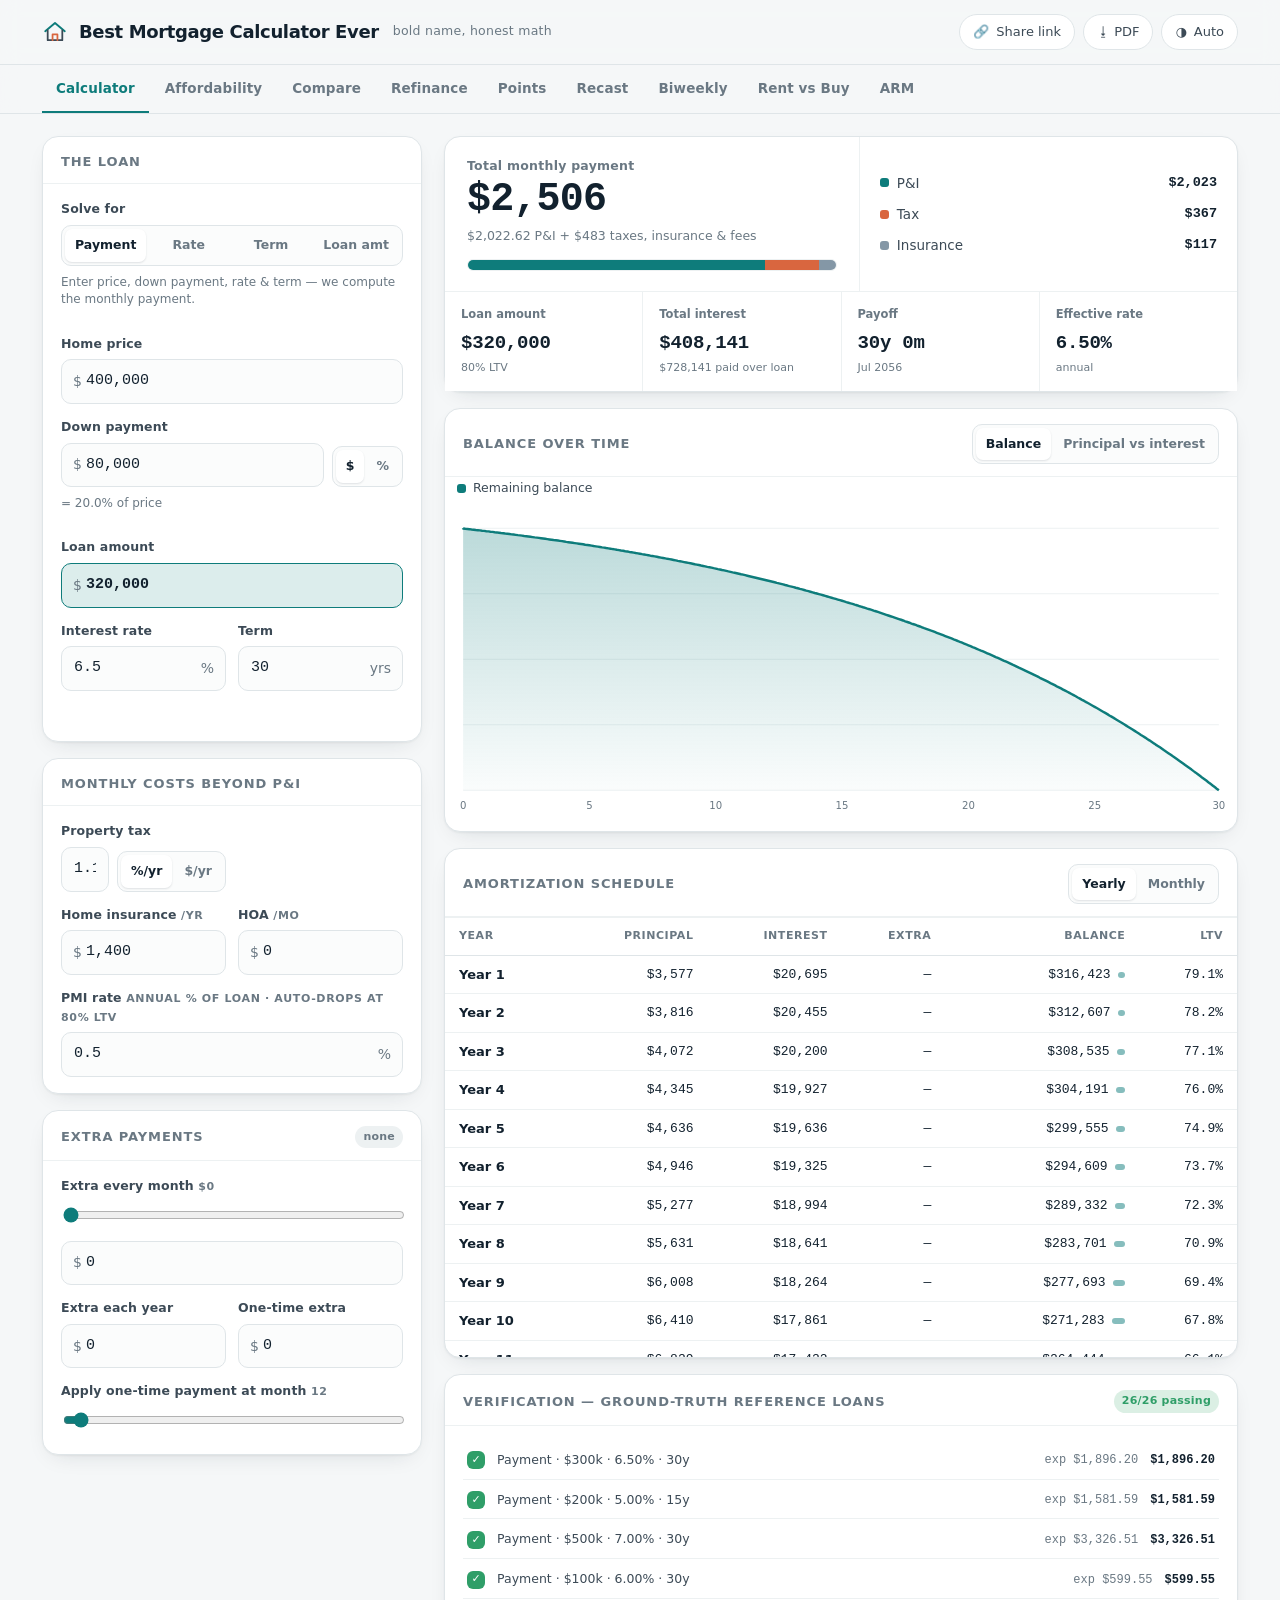
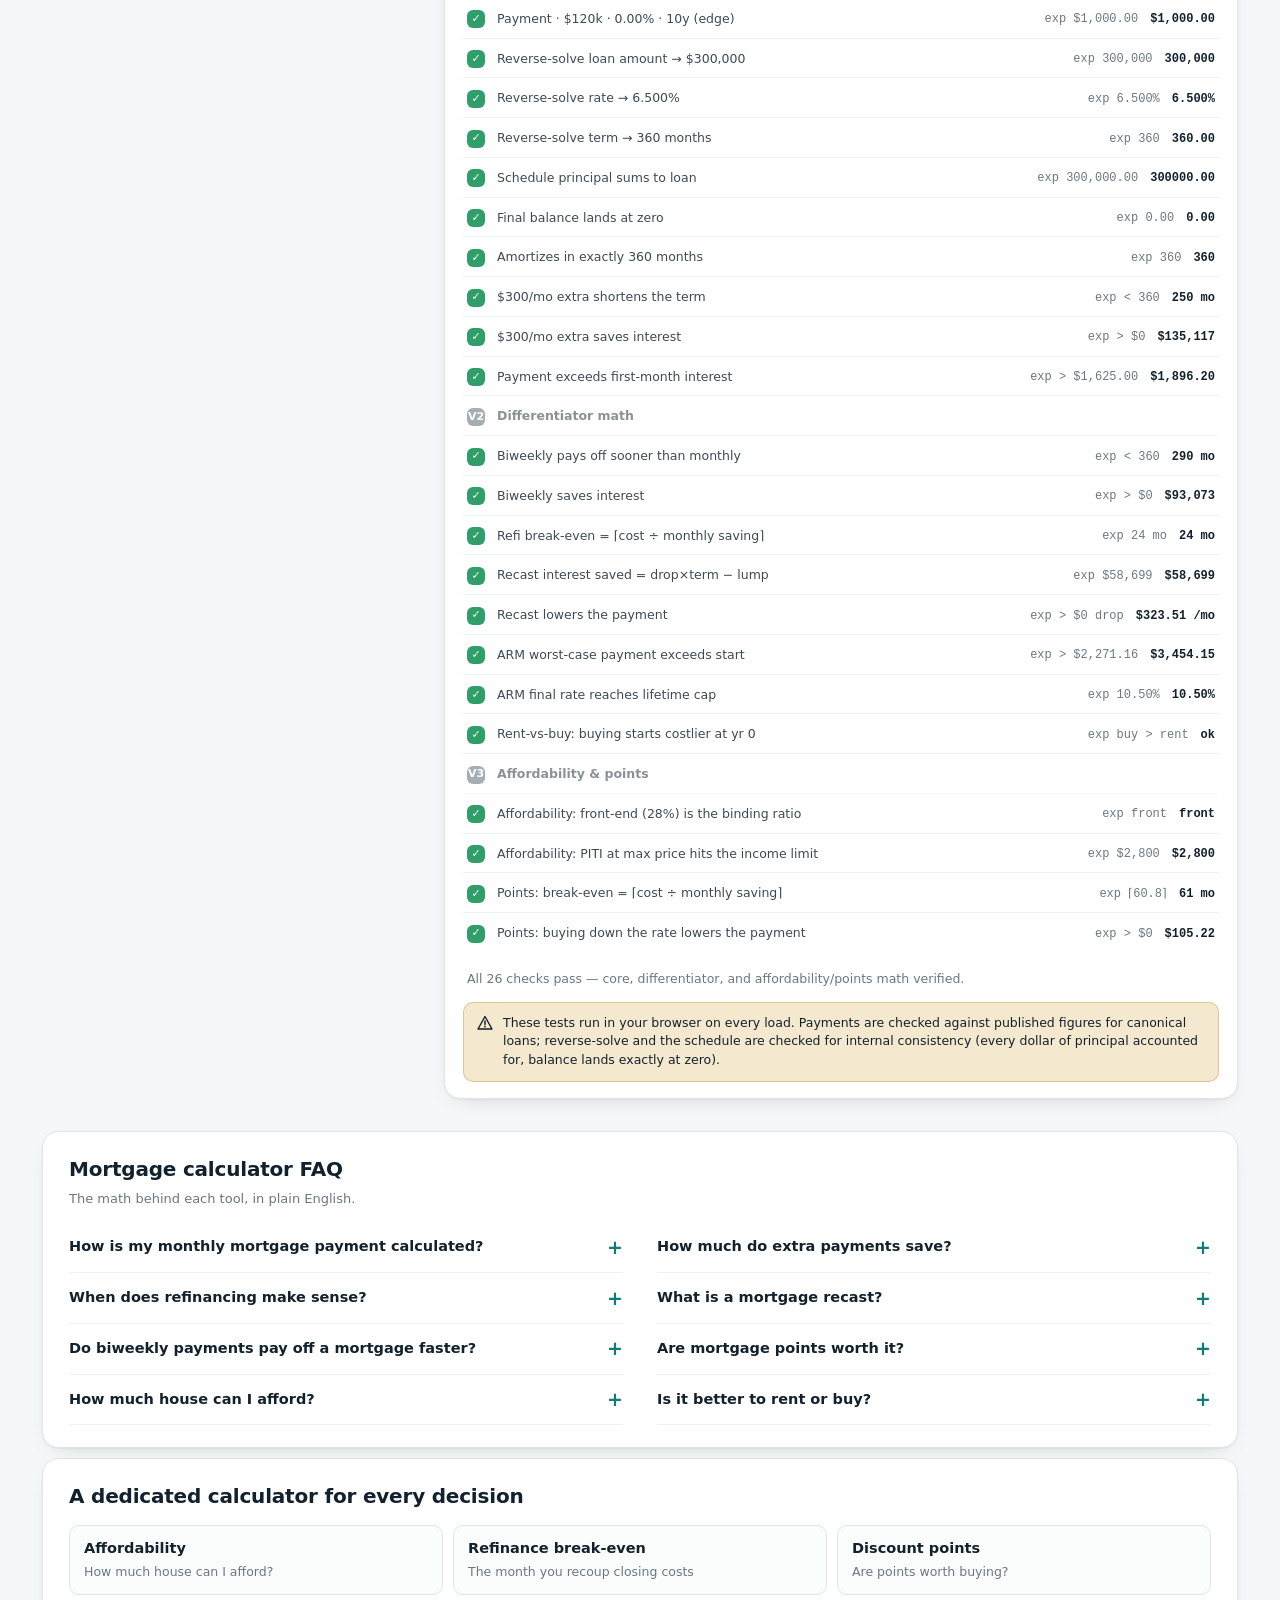
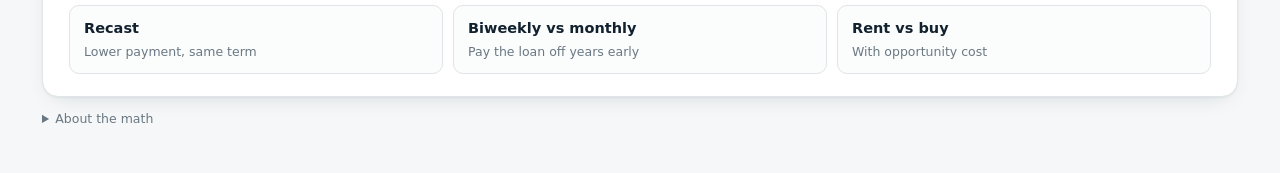
<file: index.html>
<!DOCTYPE html>
<html lang="en">
<head>
<meta charset="utf-8">
<meta name="viewport" content="width=device-width, initial-scale=1">
<title>Free Mortgage Calculator — Amortization, Extra Payments &amp; Refinance</title>
<meta name="description" content="A free, fast mortgage calculator with a full amortization schedule, extra-payment savings, PMI and true monthly cost — plus refinance break-even, recast, biweekly, points, ARM, rent-vs-buy and affordability. Every number verified.">
<link rel="canonical" href="https://honestmortgagemath.com/">
<meta name="robots" content="index, follow, max-image-preview:large">
<meta name="theme-color" content="#0E7C7B">
<link rel="icon" href='data:image/svg+xml,<svg xmlns="http://www.w3.org/2000/svg" viewBox="0 0 100 100"><text y=".9em" font-size="90">🏠</text></svg>'>
<!-- Open Graph -->
<meta property="og:type" content="website">
<meta property="og:site_name" content="Best Mortgage Calculator Ever">
<meta property="og:title" content="Free Mortgage Calculator — every number verified">
<meta property="og:description" content="Amortization, extra payments, refinance break-even, recast, biweekly, points, ARM, rent-vs-buy and affordability — in one fast, mobile-friendly calculator.">
<meta property="og:url" content="https://honestmortgagemath.com/">
<meta property="og:image" content="https://honestmortgagemath.com/og-image.png">
<meta property="og:image:width" content="1200">
<meta property="og:image:height" content="630">
<meta property="og:image:alt" content="Best Mortgage Calculator Ever — a free mortgage calculator with verified math">
<!-- Twitter -->
<meta name="twitter:card" content="summary_large_image">
<meta name="twitter:title" content="Free Mortgage Calculator — every number verified">
<meta name="twitter:description" content="Amortization, extra payments, refinance, recast, biweekly, points, ARM, rent-vs-buy &amp; affordability — one fast calculator.">
<meta name="twitter:image" content="https://honestmortgagemath.com/og-image.png">
<script type="application/ld+json">
{"@context":"https://schema.org","@type":"WebApplication","name":"Best Mortgage Calculator Ever","alternateName":"Honest Mortgage Math","url":"https://honestmortgagemath.com/","applicationCategory":"FinanceApplication","operatingSystem":"Any (web browser)","browserRequirements":"Requires JavaScript","offers":{"@type":"Offer","price":"0","priceCurrency":"USD"},"description":"A free mortgage calculator with a full amortization schedule, extra-payment savings, PMI and total monthly cost, plus refinance break-even, recast, biweekly-vs-monthly, discount points, ARM scenarios, rent-vs-buy and affordability.","featureList":["Amortization schedule with LTV","Extra payments and payoff date","Full monthly cost (PITI, PMI, HOA)","Refinance break-even analysis","Mortgage recast","Biweekly vs monthly payoff","Discount points break-even","Adjustable-rate (ARM) scenarios","Rent vs buy with opportunity cost","Affordability by debt-to-income"]}
</script>
<style>
  /* ---------- Tokens ---------- */
  :root{
    --paper:#F5F7F8; --card:#FFFFFF; --ink:#12212E; --ink-2:#3C4A56; --ink-3:#6A7883;
    --line:#DFE5E8; --line-2:#EDF1F2; --field:#FBFCFC;
    --accent:#0E7C7B;      /* principal */
    --accent-soft:#DCEDEC;
    --cost:#D9663F;        /* interest */
    --cost-soft:#F7E2D8;
    --good:#2F9E68; --good-soft:#DBEFE4;
    --warn:#B9852A; --warn-soft:#F4E9CF;
    --shadow:0 1px 2px rgba(18,33,46,.05),0 8px 24px -12px rgba(18,33,46,.18);
    --mono:ui-monospace,"SF Mono","Cascadia Code","Roboto Mono",Menlo,Consolas,monospace;
    --sans:system-ui,-apple-system,"Segoe UI",Roboto,Helvetica,Arial,sans-serif;
    --r:10px; --r-lg:16px;
  }
  @media (prefers-color-scheme:dark){
    :root{
      --paper:#0D1621; --card:#152230; --ink:#EAF0F3; --ink-2:#B4C1CB; --ink-3:#7E8E9A;
      --line:#25384A; --line-2:#1C2C3B; --field:#101B27;
      --accent:#3BA7A2; --accent-soft:#123330;
      --cost:#E68159; --cost-soft:#3A2418;
      --good:#54C088; --good-soft:#12301F;
      --warn:#D8A63F; --warn-soft:#332807;
      --shadow:0 1px 2px rgba(0,0,0,.3),0 10px 30px -14px rgba(0,0,0,.6);
    }
  }
  :root[data-theme="light"]{
    --paper:#F5F7F8; --card:#FFFFFF; --ink:#12212E; --ink-2:#3C4A56; --ink-3:#6A7883;
    --line:#DFE5E8; --line-2:#EDF1F2; --field:#FBFCFC;
    --accent:#0E7C7B; --accent-soft:#DCEDEC; --cost:#D9663F; --cost-soft:#F7E2D8;
    --good:#2F9E68; --good-soft:#DBEFE4; --warn:#B9852A; --warn-soft:#F4E9CF;
    --shadow:0 1px 2px rgba(18,33,46,.05),0 8px 24px -12px rgba(18,33,46,.18);
  }
  :root[data-theme="dark"]{
    --paper:#0D1621; --card:#152230; --ink:#EAF0F3; --ink-2:#B4C1CB; --ink-3:#7E8E9A;
    --line:#25384A; --line-2:#1C2C3B; --field:#101B27;
    --accent:#3BA7A2; --accent-soft:#123330; --cost:#E68159; --cost-soft:#3A2418;
    --good:#54C088; --good-soft:#12301F; --warn:#D8A63F; --warn-soft:#332807;
    --shadow:0 1px 2px rgba(0,0,0,.3),0 10px 30px -14px rgba(0,0,0,.6);
  }

  *{box-sizing:border-box}
  html{-webkit-text-size-adjust:100%}
  body{
    margin:0;background:var(--paper);color:var(--ink);font-family:var(--sans);
    font-size:15px;line-height:1.5;-webkit-font-smoothing:antialiased;
  }
  .num{font-family:var(--mono);font-variant-numeric:tabular-nums}
  h1,h2,h3{margin:0;text-wrap:balance;font-weight:650;letter-spacing:-.01em}
  a{color:var(--accent)}

  /* ---------- Shell ---------- */
  header.top{
    position:sticky;top:0;z-index:40;background:color-mix(in srgb,var(--paper) 88%,transparent);
    backdrop-filter:saturate(1.4) blur(10px);border-bottom:1px solid var(--line);
  }
  .top-in{max-width:1240px;margin:0 auto;padding:14px 22px;display:flex;align-items:center;gap:14px}
  .brand{display:flex;align-items:center;gap:11px;font-weight:700;letter-spacing:-.02em;font-size:18px}
  .glyph{width:26px;height:26px;flex:0 0 auto}
  .tagline{color:var(--ink-3);font-size:12.5px;font-weight:500;letter-spacing:.02em}
  .spacer{flex:1}
  .theme-btn{
    border:1px solid var(--line);background:var(--card);color:var(--ink-2);border-radius:99px;
    padding:7px 13px;font:inherit;font-size:13px;cursor:pointer;display:flex;align-items:center;gap:7px;
  }
  .theme-btn:hover{border-color:var(--accent);color:var(--ink)}
  @media (max-width:760px){ .tagline{display:none} }
  @media (max-width:560px){ #shareLbl,#themeLbl{display:none} .brand{font-size:15px} .top-in{padding:12px 14px;gap:9px} .theme-btn{padding:7px 10px} }

  /* ---------- FAQ (SEO content) ---------- */
  .faq{max-width:1240px;margin:0 auto;padding:10px 22px 0}
  .faq-in{background:var(--card);border:1px solid var(--line);border-radius:var(--r-lg);box-shadow:var(--shadow);padding:22px 26px}
  .faq h2{font-size:20px;letter-spacing:-.01em}
  .faq .faq-sub{color:var(--ink-3);font-size:13px;margin:5px 0 14px}
  .faq-grid{display:grid;grid-template-columns:1fr 1fr;gap:0 34px}
  @media (max-width:760px){ .faq{padding:10px 16px 0} .faq-grid{grid-template-columns:1fr} }
  .faq details{border-bottom:1px solid var(--line-2);padding:2px 0}
  .faq summary{cursor:pointer;font-weight:600;font-size:14.5px;padding:12px 0;list-style:none;display:flex;justify-content:space-between;gap:14px;align-items:center;color:var(--ink)}
  .faq summary::-webkit-details-marker{display:none}
  .faq summary::after{content:'+';color:var(--accent);font-weight:700;font-size:19px;line-height:1}
  .faq details[open] summary::after{content:'\2013'}
  .faq details p{margin:0 0 13px;color:var(--ink-2);font-size:13.5px;line-height:1.6;max-width:62ch}

  /* ---------- Tool index (internal links to per-tool pages) ---------- */
  .toolindex{max-width:1240px;margin:0 auto;padding:10px 22px 0}
  .toolindex .ti-in{background:var(--card);border:1px solid var(--line);border-radius:var(--r-lg);box-shadow:var(--shadow);padding:22px 26px}
  .toolindex h2{font-size:20px;letter-spacing:-.01em;margin-bottom:14px}
  .ti-grid{display:grid;grid-template-columns:1fr 1fr 1fr;gap:10px}
  @media(max-width:760px){ .toolindex{padding:10px 16px 0} .ti-grid{grid-template-columns:1fr} }
  .ti-grid a{display:block;background:var(--field);border:1px solid var(--line);border-radius:var(--r);padding:12px 14px;text-decoration:none;color:var(--ink);font-weight:650;font-size:14.5px}
  .ti-grid a:hover{border-color:var(--accent)}
  .ti-grid a span{display:block;color:var(--ink-3);font-weight:400;font-size:12.5px;margin-top:3px}

  main{max-width:1240px;margin:0 auto;padding:22px;display:grid;grid-template-columns:380px minmax(0,1fr);gap:22px;align-items:start}
  @media (max-width:920px){ main{grid-template-columns:minmax(0,1fr);padding:16px;gap:16px} }

  .rail{position:sticky;top:74px;display:flex;flex-direction:column;gap:16px}
  @media (max-width:920px){ .rail{position:static} }

  .card{background:var(--card);border:1px solid var(--line);border-radius:var(--r-lg);box-shadow:var(--shadow)}
  .card > .card-h{
    display:flex;align-items:center;justify-content:space-between;gap:10px;
    padding:15px 18px 12px;border-bottom:1px solid var(--line-2);
  }
  .card-h h2{font-size:13px;text-transform:uppercase;letter-spacing:.07em;color:var(--ink-3);font-weight:650}
  .card-b{padding:16px 18px}

  /* ---------- Form ---------- */
  .fields{display:flex;flex-direction:column;gap:14px}
  .field label{display:block;font-size:12.5px;font-weight:600;color:var(--ink-2);margin-bottom:6px;letter-spacing:.01em}
  .in-wrap{position:relative;display:flex;align-items:center}
  .in-wrap .pre,.in-wrap .post{position:absolute;color:var(--ink-3);font-size:14px;pointer-events:none}
  .in-wrap .pre{left:12px}
  .in-wrap .post{right:12px}
  input[type=text],input[type=number],.in-wrap input{
    width:100%;box-sizing:border-box;background:var(--field);border:1px solid var(--line);border-radius:var(--r);
    padding:10px 12px;font:inherit;color:var(--ink);font-family:var(--mono);font-variant-numeric:tabular-nums;
  }
  input.has-pre{padding-left:24px}
  input.has-post{padding-right:34px}
  input:focus{outline:none;border-color:var(--accent);box-shadow:0 0 0 3px var(--accent-soft)}
  input:read-only{background:var(--accent-soft);border-color:var(--accent);color:var(--ink);font-weight:600}
  input.err{border-color:var(--cost);box-shadow:0 0 0 3px var(--cost-soft)}

  .row2{display:grid;grid-template-columns:1fr 1fr;gap:12px}
  .row-split{display:grid;grid-template-columns:1fr auto;gap:8px;align-items:end}

  /* segmented control */
  .seg{display:inline-flex;background:var(--field);border:1px solid var(--line);border-radius:var(--r);padding:3px;gap:2px}
  .seg.full{display:grid;grid-template-columns:repeat(var(--n,2),1fr);width:100%}
  .seg button{
    border:0;background:transparent;color:var(--ink-3);font:inherit;font-size:12.5px;font-weight:600;
    padding:7px 10px;border-radius:7px;cursor:pointer;white-space:nowrap;
  }
  .seg button[aria-pressed=true]{background:var(--card);color:var(--ink);box-shadow:0 1px 2px rgba(18,33,46,.12)}
  :root[data-theme="dark"] .seg button[aria-pressed=true],
  @media (prefers-color-scheme:dark){}

  .solve-hint{font-size:12px;color:var(--ink-3);margin-top:8px;line-height:1.45}
  .mini-lab{font-size:11px;text-transform:uppercase;letter-spacing:.06em;color:var(--ink-3);font-weight:650}

  /* ranges */
  input[type=range]{width:100%;accent-color:var(--accent);height:22px}

  /* ---------- Results summary ---------- */
  .kpi-hero{display:grid;grid-template-columns:1.1fr 1fr;gap:0}
  @media (max-width:520px){ .kpi-hero{grid-template-columns:1fr} }
  .kpi-main{padding:20px 22px;border-right:1px solid var(--line-2)}
  @media (max-width:520px){ .kpi-main{border-right:0;border-bottom:1px solid var(--line-2)} }
  .kpi-main .lab{font-size:12.5px;color:var(--ink-3);font-weight:600;letter-spacing:.02em;margin-bottom:4px}
  .kpi-main .big{font-family:var(--mono);font-variant-numeric:tabular-nums;font-size:40px;font-weight:600;letter-spacing:-.02em;line-height:1}
  .kpi-main .sub{color:var(--ink-3);font-size:12.5px;margin-top:7px}
  .kpi-side{padding:16px 20px;display:flex;flex-direction:column;justify-content:center;gap:11px}
  .kpi-row{display:flex;align-items:center;justify-content:space-between;gap:10px;font-size:13.5px}
  .kpi-row .k{color:var(--ink-2);display:flex;align-items:center;gap:8px}
  .kpi-row .v{font-family:var(--mono);font-variant-numeric:tabular-nums;font-weight:600}
  .dot{width:9px;height:9px;border-radius:3px;flex:0 0 auto}

  /* payment stacked bar */
  .paybar{height:12px;border-radius:99px;overflow:hidden;display:flex;margin-top:14px;border:1px solid var(--line-2)}
  .paybar span{height:100%}

  /* stat grid */
  .stats{display:grid;grid-template-columns:repeat(4,1fr);gap:1px;background:var(--line-2);border-top:1px solid var(--line-2)}
  @media (max-width:640px){ .stats{grid-template-columns:repeat(2,1fr)} }
  .stat{background:var(--card);padding:14px 16px}
  .stat .lab{font-size:11.5px;color:var(--ink-3);font-weight:600;margin-bottom:5px;display:flex;align-items:center;gap:6px}
  .stat .val{font-family:var(--mono);font-variant-numeric:tabular-nums;font-size:19px;font-weight:600;letter-spacing:-.01em}
  .stat .val.small{font-size:15px}
  .stat .note{font-size:11px;color:var(--ink-3);margin-top:3px}

  .pill{display:inline-flex;align-items:center;gap:5px;font-size:11px;font-weight:650;padding:3px 8px;border-radius:99px;letter-spacing:.02em}
  .pill.good{background:var(--good-soft);color:var(--good)}
  .pill.warn{background:var(--warn-soft);color:var(--warn)}
  .pill.mut{background:var(--line-2);color:var(--ink-3)}

  /* ---------- Chart ---------- */
  .chart-wrap{padding:8px 10px 14px}
  svg.chart{display:block;width:100%;height:auto;overflow:visible;touch-action:none}
  .legend{display:flex;flex-wrap:wrap;gap:16px;padding:2px 12px 6px;font-size:12.5px;color:var(--ink-2)}
  .legend .item{display:flex;align-items:center;gap:7px}
  .tip{
    position:absolute;pointer-events:none;background:var(--ink);color:var(--paper);
    border-radius:9px;padding:9px 11px;font-size:12px;box-shadow:var(--shadow);opacity:0;transition:opacity .1s;
    z-index:20;min-width:150px;line-height:1.55;
  }
  .tip .tk{color:color-mix(in srgb,var(--paper) 62%,transparent)}
  .tip b{font-family:var(--mono);font-variant-numeric:tabular-nums;font-weight:600}
  .tip-row{display:flex;justify-content:space-between;gap:14px}

  /* ---------- Table ---------- */
  .tbl-scroll{max-height:440px;overflow:auto;border-top:1px solid var(--line-2)}
  table{width:100%;border-collapse:collapse;font-size:13px}
  thead th{
    position:sticky;top:0;background:var(--card);text-align:right;padding:10px 14px;
    font-size:11px;text-transform:uppercase;letter-spacing:.05em;color:var(--ink-3);font-weight:650;
    border-bottom:1px solid var(--line);z-index:2;
  }
  thead th:first-child{text-align:left}
  tbody td{padding:9px 14px;text-align:right;border-bottom:1px solid var(--line-2);font-family:var(--mono);font-variant-numeric:tabular-nums}
  tbody td:first-child{text-align:left;font-family:var(--sans);color:var(--ink-2);font-weight:600}
  tbody tr:hover td{background:color-mix(in srgb,var(--accent-soft) 45%,transparent)}
  tr.yr-row td:first-child{color:var(--ink)}
  td .bar-cell{display:inline-block;height:6px;border-radius:3px;background:var(--accent);vertical-align:middle}

  /* ---------- Verify panel ---------- */
  .verify{display:flex;flex-direction:column;gap:2px}
  .vt{display:grid;grid-template-columns:auto 1fr auto auto;gap:12px;align-items:center;padding:9px 4px;border-bottom:1px solid var(--line-2);font-size:12.5px}
  .vt:last-child{border-bottom:0}
  .vt .badge{width:18px;height:18px;border-radius:6px;display:grid;place-items:center;color:#fff;font-size:11px;font-weight:800}
  .vt .badge.ok{background:var(--good)} .vt .badge.no{background:var(--cost)}
  .vt .desc{color:var(--ink-2)}
  .vt .exp,.vt .act{font-family:var(--mono);font-variant-numeric:tabular-nums;color:var(--ink-3);font-size:12px}
  .vt .act{color:var(--ink);font-weight:600}
  .verify-sum{font-size:12.5px;color:var(--ink-3);padding:6px 4px 0}

  .foot{max-width:1240px;margin:0 auto;padding:8px 22px 40px;color:var(--ink-3);font-size:12px;line-height:1.6}
  .callout{display:flex;gap:10px;align-items:flex-start;background:var(--warn-soft);border:1px solid color-mix(in srgb,var(--warn) 35%,transparent);color:var(--ink);padding:11px 13px;border-radius:var(--r);font-size:12.5px;margin-top:12px}
  .callout svg{flex:0 0 auto;margin-top:1px}
  .hidden{display:none!important}
  .sec-gap{display:flex;flex-direction:column;gap:16px}
  details.raw > summary{cursor:pointer;font-size:12.5px;color:var(--ink-3);padding:4px 0;user-select:none}
  details.raw > summary:hover{color:var(--ink)}
  @media (prefers-reduced-motion:reduce){*{transition:none!important}}

  /* ---------- Tabs / views ---------- */
  nav.tabs{position:sticky;top:57px;z-index:35;background:color-mix(in srgb,var(--paper) 90%,transparent);
    backdrop-filter:saturate(1.4) blur(10px);border-bottom:1px solid var(--line);overflow-x:auto}
  .tabs-in{max-width:1240px;margin:0 auto;padding:0 22px;display:flex;gap:2px}
  .tab{border:0;background:transparent;color:var(--ink-3);font:inherit;font-size:13.5px;font-weight:600;
    padding:13px 14px;cursor:pointer;white-space:nowrap;border-bottom:2px solid transparent;letter-spacing:.01em}
  .tab:hover{color:var(--ink)}
  .tab[aria-selected=true]{color:var(--accent);border-bottom-color:var(--accent)}
  @media (max-width:920px){ nav.tabs{top:53px} .tabs-in{padding:0 12px} .tab{padding:12px 11px} }

  .tool{max-width:1240px;margin:0 auto;padding:22px;display:grid;grid-template-columns:380px minmax(0,1fr);gap:22px;align-items:start}
  @media (max-width:920px){ .tool{grid-template-columns:minmax(0,1fr);padding:16px;gap:16px} }
  .tool .rail{position:sticky;top:112px}
  @media (max-width:920px){ .tool .rail{position:static} }
  .intro{max-width:1240px;margin:0 auto;padding:20px 22px 0}
  .intro h1{font-size:22px;letter-spacing:-.02em}
  .intro .why{display:inline-flex;gap:8px;align-items:flex-start;margin-top:8px;font-size:13px;color:var(--ink-2);
    background:var(--accent-soft);border:1px solid color-mix(in srgb,var(--accent) 30%,transparent);
    padding:8px 12px;border-radius:var(--r);max-width:80ch;line-height:1.5}
  .intro .why b{color:var(--accent)}
  @media (max-width:920px){ .intro{padding:16px 16px 0} }

  /* headline metric strip inside tools */
  .bigmetric{display:grid;grid-template-columns:repeat(3,1fr);gap:1px;background:var(--line-2)}
  @media (max-width:640px){ .bigmetric{grid-template-columns:1fr} }
  .bigmetric .m{background:var(--card);padding:18px 20px}
  .bigmetric .m .lab{font-size:12px;color:var(--ink-3);font-weight:600;margin-bottom:6px}
  .bigmetric .m .v{font-family:var(--mono);font-variant-numeric:tabular-nums;font-size:26px;font-weight:600;letter-spacing:-.02em}
  .bigmetric .m .n{font-size:12px;color:var(--ink-3);margin-top:4px}
  .verdict{padding:16px 20px;border-top:1px solid var(--line-2);display:flex;gap:12px;align-items:flex-start;font-size:14px;line-height:1.5}
  .verdict .ic{width:26px;height:26px;border-radius:8px;flex:0 0 auto;display:grid;place-items:center;color:#fff;font-weight:800}
  .verdict.good .ic{background:var(--good)} .verdict.warn .ic{background:var(--warn)} .verdict.mut .ic{background:var(--ink-3)}
  .verdict b{font-family:var(--mono);font-variant-numeric:tabular-nums}

  /* compare columns */
  .cmp-grid{display:grid;gap:14px;grid-template-columns:repeat(3,1fr)}
  @media (max-width:820px){ .cmp-grid{grid-template-columns:1fr} }
  .cmp-col{display:flex;flex-direction:column}
  .cmp-col .card-b{gap:11px}
  .cmp-name{width:100%;border:0;background:transparent;font:inherit;font-weight:700;font-size:15px;color:var(--ink);padding:2px 0}
  .cmp-name:focus{outline:none;border-bottom:1px solid var(--accent)}
  .cmp-swatch{width:10px;height:10px;border-radius:3px;flex:0 0 auto}
  .cmp-out{display:flex;flex-direction:column;gap:1px;background:var(--line-2);border-radius:var(--r);overflow:hidden;margin-top:4px}
  .cmp-out .r{background:var(--card);display:flex;justify-content:space-between;gap:8px;padding:9px 12px;font-size:13px}
  .cmp-out .r .k{color:var(--ink-3)}
  .cmp-out .r .v{font-family:var(--mono);font-variant-numeric:tabular-nums;font-weight:600}
  .cmp-out .r.best .v{color:var(--good)}
  .cmp-out .r.worst .v{color:var(--cost)}
  .cmp-mini label{font-size:11.5px}

  .field-inline{display:grid;grid-template-columns:1fr auto;gap:8px;align-items:center}
  .assum{display:grid;grid-template-columns:1fr auto;gap:8px 12px;align-items:center;font-size:13px}
  .assum label{font-size:12.5px;color:var(--ink-2);font-weight:600}
  .assum .in-wrap{width:120px}
  .add-btn{border:1px dashed var(--line);background:transparent;color:var(--ink-2);border-radius:var(--r);
    padding:9px;font:inherit;font-size:13px;font-weight:600;cursor:pointer;width:100%}
  .add-btn:hover{border-color:var(--accent);color:var(--accent)}

  /* print */
  @media print{
    header.top,nav.tabs,.theme-btn,.top-actions,.intro .why,details.raw,input[type=range]{display:none!important}
    body{background:#fff;font-size:12px}
    .view.hidden{display:none!important}
    .card{box-shadow:none;border:1px solid #ccc;break-inside:avoid}
    .tool,main{display:block!important}
    .tool .rail{position:static}
    .rail,.sec-gap{display:block}
    .rail>*,.sec-gap>*{margin-bottom:12px}
    .tbl-scroll{max-height:none;overflow:visible}
    a[href]:after{content:''}
  }
</style>
</head>
<body>
<header class="top">
  <div class="top-in">
    <div class="brand">
      <svg class="glyph" viewBox="0 0 32 32" fill="none" aria-hidden="true">
        <path d="M4 15 16 5l12 10" stroke="var(--accent)" stroke-width="2.4" stroke-linecap="round" stroke-linejoin="round"/>
        <path d="M7 14v12h18V14" stroke="var(--ink-2)" stroke-width="2.2" stroke-linecap="round" stroke-linejoin="round"/>
        <path d="M13 26v-7h6v7" stroke="var(--cost)" stroke-width="2.2" stroke-linecap="round" stroke-linejoin="round"/>
      </svg>
      Best Mortgage Calculator Ever
    </div>
    <span class="tagline">bold name, honest math</span>
    <span class="spacer"></span>
    <span class="top-actions" style="display:flex;gap:8px;align-items:center">
      <button class="theme-btn" id="shareBtn" type="button">🔗 <span id="shareLbl">Share link</span></button>
      <button class="theme-btn" id="printBtn" type="button">⭳ PDF</button>
      <button class="theme-btn" id="themeBtn" type="button" aria-label="Toggle color theme">
        <span id="themeIcon">◑</span><span id="themeLbl">Auto</span>
      </button>
    </span>
  </div>
</header>

<nav class="tabs" aria-label="Tools">
  <div class="tabs-in" id="tabNav" role="tablist">
    <button class="tab" role="tab" data-view="calc" aria-selected="true">Calculator</button>
    <button class="tab" role="tab" data-view="afford" aria-selected="false">Affordability</button>
    <button class="tab" role="tab" data-view="compare" aria-selected="false">Compare</button>
    <button class="tab" role="tab" data-view="refi" aria-selected="false">Refinance</button>
    <button class="tab" role="tab" data-view="points" aria-selected="false">Points</button>
    <button class="tab" role="tab" data-view="recast" aria-selected="false">Recast</button>
    <button class="tab" role="tab" data-view="biweekly" aria-selected="false">Biweekly</button>
    <button class="tab" role="tab" data-view="rentbuy" aria-selected="false">Rent vs Buy</button>
    <button class="tab" role="tab" data-view="arm" aria-selected="false">ARM</button>
  </div>
</nav>

<main id="view-calc" class="view">
  <!-- ============ LEFT RAIL: INPUTS ============ -->
  <div class="rail">
    <div class="card">
      <div class="card-h"><h2>The Loan</h2></div>
      <div class="card-b fields">

        <div class="field">
          <label>Solve for</label>
          <div class="seg full" style="--n:4" role="group" id="solveSeg">
            <button type="button" data-solve="payment" aria-pressed="true">Payment</button>
            <button type="button" data-solve="rate" aria-pressed="false">Rate</button>
            <button type="button" data-solve="term" aria-pressed="false">Term</button>
            <button type="button" data-solve="loan" aria-pressed="false">Loan&nbsp;amt</button>
          </div>
          <p class="solve-hint" id="solveHint">Enter price, down payment, rate & term — we compute the monthly payment.</p>
        </div>

        <div class="field" id="priceField">
          <label>Home price</label>
          <div class="in-wrap"><span class="pre">$</span>
            <input class="has-pre" id="homePrice" type="text" inputmode="numeric" value="400,000">
          </div>
        </div>

        <div class="field" id="downField">
          <label>Down payment</label>
          <div class="row-split">
            <div class="in-wrap">
              <span class="pre" id="downPre">$</span>
              <input class="has-pre" id="downValue" type="text" inputmode="decimal" value="80,000">
            </div>
            <div class="seg" role="group" id="downSeg">
              <button type="button" data-dm="amount" aria-pressed="true">$</button>
              <button type="button" data-dm="percent" aria-pressed="false">%</button>
            </div>
          </div>
          <p class="solve-hint" id="downHint"></p>
        </div>

        <div class="field" id="loanField">
          <label>Loan amount</label>
          <div class="in-wrap"><span class="pre">$</span>
            <input class="has-pre" id="loanAmount" type="text" inputmode="numeric" value="320,000" readonly>
          </div>
        </div>

        <div class="row2">
          <div class="field" id="rateField">
            <label>Interest rate</label>
            <div class="in-wrap">
              <input class="has-post" id="rate" type="text" inputmode="decimal" value="6.5">
              <span class="post">%</span>
            </div>
          </div>
          <div class="field" id="termField">
            <label>Term</label>
            <div class="in-wrap">
              <input class="has-post" id="termYears" type="text" inputmode="decimal" value="30">
              <span class="post">yrs</span>
            </div>
          </div>
        </div>

        <div class="field hidden" id="piField">
          <label>Monthly payment (P&amp;I)</label>
          <div class="in-wrap"><span class="pre">$</span>
            <input class="has-pre" id="monthlyPI" type="text" inputmode="decimal" value="2,022.62">
          </div>
        </div>

        <p class="solve-hint" id="solveError" style="color:var(--cost);font-weight:600" ></p>
      </div>
    </div>

    <div class="card">
      <div class="card-h"><h2>Monthly costs beyond P&amp;I</h2></div>
      <div class="card-b fields">
        <div class="row2">
          <div class="field">
            <label>Property tax</label>
            <div class="row-split">
              <div class="in-wrap"><span class="pre" id="taxPre">$</span>
                <input class="has-pre" id="taxValue" type="text" inputmode="decimal" value="1.10">
              </div>
              <div class="seg" role="group" id="taxSeg">
                <button type="button" data-tm="percent" aria-pressed="true">%/yr</button>
                <button type="button" data-tm="amount" aria-pressed="false">$/yr</button>
              </div>
            </div>
          </div>
        </div>
        <div class="row2">
          <div class="field">
            <label>Home insurance <span class="mini-lab">/yr</span></label>
            <div class="in-wrap"><span class="pre">$</span>
              <input class="has-pre" id="insurance" type="text" inputmode="numeric" value="1,400"></div>
          </div>
          <div class="field">
            <label>HOA <span class="mini-lab">/mo</span></label>
            <div class="in-wrap"><span class="pre">$</span>
              <input class="has-pre" id="hoa" type="text" inputmode="numeric" value="0"></div>
          </div>
        </div>
        <div class="field">
          <label>PMI rate <span class="mini-lab">annual % of loan · auto-drops at 80% LTV</span></label>
          <div class="in-wrap"><input class="has-post" id="pmi" type="text" inputmode="decimal" value="0.5"><span class="post">%</span></div>
        </div>
      </div>
    </div>

    <div class="card">
      <div class="card-h"><h2>Extra payments</h2><span class="pill mut" id="extraFlag">none</span></div>
      <div class="card-b fields">
        <div class="field">
          <label>Extra every month <span class="mini-lab" id="extraMoLbl">$0</span></label>
          <input type="range" id="extraMonthly" min="0" max="2000" step="25" value="0">
          <div class="in-wrap" style="margin-top:8px"><span class="pre">$</span>
            <input class="has-pre" id="extraMonthlyNum" type="text" inputmode="numeric" value="0"></div>
        </div>
        <div class="row2">
          <div class="field">
            <label>Extra each year</label>
            <div class="in-wrap"><span class="pre">$</span>
              <input class="has-pre" id="extraAnnual" type="text" inputmode="numeric" value="0"></div>
          </div>
          <div class="field">
            <label>One-time extra</label>
            <div class="in-wrap"><span class="pre">$</span>
              <input class="has-pre" id="extraOnce" type="text" inputmode="numeric" value="0"></div>
          </div>
        </div>
        <div class="field" id="onceMonthField">
          <label>Apply one-time payment at month <span class="mini-lab" id="onceMoLbl">12</span></label>
          <input type="range" id="extraOnceMonth" min="1" max="360" step="1" value="12">
        </div>
      </div>
    </div>
  </div>

  <!-- ============ RIGHT: RESULTS ============ -->
  <div class="sec-gap">

    <div class="card">
      <div class="kpi-hero">
        <div class="kpi-main">
          <div class="lab">Total monthly payment</div>
          <div class="big num" id="kTotalMonthly">$0</div>
          <div class="sub" id="kMonthlySub">principal &amp; interest + taxes, insurance…</div>
          <div class="paybar" id="payBar"></div>
        </div>
        <div class="kpi-side" id="kpiSide"></div>
      </div>
      <div class="stats" id="statGrid"></div>
    </div>

    <div class="card">
      <div class="card-h">
        <h2 id="chartTitle">Balance over time</h2>
        <div class="seg" role="group" id="chartSeg">
          <button type="button" data-cv="balance" aria-pressed="true">Balance</button>
          <button type="button" data-cv="split" aria-pressed="false">Principal vs interest</button>
        </div>
      </div>
      <div class="legend" id="chartLegend"></div>
      <div class="chart-wrap" style="position:relative">
        <svg class="chart" id="chart" viewBox="0 0 760 300" preserveAspectRatio="none" role="img" aria-label="Amortization chart"></svg>
        <div class="tip" id="chartTip"></div>
      </div>
    </div>

    <div class="card">
      <div class="card-h">
        <h2>Amortization schedule</h2>
        <div class="seg" role="group" id="tblSeg">
          <button type="button" data-tv="year" aria-pressed="true">Yearly</button>
          <button type="button" data-tv="month" aria-pressed="false">Monthly</button>
        </div>
      </div>
      <div class="tbl-scroll">
        <table id="amortTable">
          <thead><tr>
            <th id="thPeriod">Year</th><th>Principal</th><th>Interest</th>
            <th>Extra</th><th>Balance</th><th>LTV</th>
          </tr></thead>
          <tbody id="amortBody"></tbody>
        </table>
      </div>
    </div>

    <div class="card">
      <div class="card-h"><h2>Verification — ground-truth reference loans</h2><span class="pill" id="verifyPill">—</span></div>
      <div class="card-b">
        <div class="verify" id="verifyList"></div>
        <p class="verify-sum" id="verifySum"></p>
        <div class="callout">
          <svg width="16" height="16" viewBox="0 0 16 16" fill="none"><path d="M8 1.5 15 14H1L8 1.5Z" stroke="currentColor" stroke-width="1.4" stroke-linejoin="round"/><path d="M8 6v3.5" stroke="currentColor" stroke-width="1.5" stroke-linecap="round"/><circle cx="8" cy="11.6" r=".9" fill="currentColor"/></svg>
          <span>These tests run in your browser on every load. Payments are checked against published figures for canonical loans; reverse-solve and the schedule are checked for internal consistency (every dollar of principal accounted for, balance lands exactly at zero).</span>
        </div>
      </div>
    </div>
  </div>
</main>

<!-- ============================ COMPARE ============================ -->
<section id="view-compare" class="view hidden">
  <div class="intro">
    <h1>Compare scenarios side by side</h1>
    <div class="why"><span><b>Why it's useful:</b> three loans diffed on one screen with the best and worst figure flagged — no flipping tabs to remember what the other option cost.</span></div>
  </div>
  <div style="max-width:1240px;margin:0 auto;padding:18px 22px">
    <div class="cmp-grid" id="cmpGrid"></div>
  </div>
</section>

<!-- ============================ REFINANCE ============================ -->
<section id="view-refi" class="view hidden">
  <div class="intro">
    <h1>Refinance break-even</h1>
    <div class="why"><span><b>Why it's useful:</b> it names the exact month your closing costs are paid back by the lower payment — not just a yes/no.</span></div>
  </div>
  <div class="tool">
    <div class="rail">
      <div class="card"><div class="card-h"><h2>Your current loan</h2></div><div class="card-b fields">
        <div class="field"><label>Remaining balance</label><div class="in-wrap"><span class="pre">$</span><input class="has-pre" id="refi_bal" value="310,000"></div></div>
        <div class="row2">
          <div class="field"><label>Current rate</label><div class="in-wrap"><input class="has-post" id="refi_rate" value="7.25"><span class="post">%</span></div></div>
          <div class="field"><label>Years left</label><div class="in-wrap"><input class="has-post" id="refi_term" value="27"><span class="post">yr</span></div></div>
        </div>
        <p class="solve-hint" id="refi_curPay"></p>
      </div></div>
      <div class="card"><div class="card-h"><h2>The new loan</h2></div><div class="card-b fields">
        <div class="row2">
          <div class="field"><label>New rate</label><div class="in-wrap"><input class="has-post" id="refi_newrate" value="5.75"><span class="post">%</span></div></div>
          <div class="field"><label>New term</label><div class="in-wrap"><input class="has-post" id="refi_newterm" value="30"><span class="post">yr</span></div></div>
        </div>
        <div class="field"><label>Closing costs</label><div class="in-wrap"><span class="pre">$</span><input class="has-pre" id="refi_costs" value="6,000"></div></div>
        <div class="field"><label>How are costs paid?</label>
          <div class="seg full" style="--n:2" role="group" id="refi_rollSeg">
            <button type="button" data-roll="cash" aria-pressed="true">Paid upfront</button>
            <button type="button" data-roll="roll" aria-pressed="false">Rolled into loan</button>
          </div>
        </div>
      </div></div>
    </div>
    <div class="sec-gap">
      <div class="card">
        <div class="bigmetric" id="refi_metrics"></div>
        <div id="refi_verdict"></div>
      </div>
      <div class="card">
        <div class="card-h"><h2>Cumulative savings vs. closing costs</h2></div>
        <div class="legend" id="refi_legend"></div>
        <div class="chart-wrap" style="position:relative">
          <svg class="chart" id="refiChart" viewBox="0 0 760 300" role="img" aria-label="Refinance break-even chart"></svg>
          <div class="tip" id="refiTip"></div>
        </div>
      </div>
    </div>
  </div>
</section>

<!-- ============================ RECAST ============================ -->
<section id="view-recast" class="view hidden">
  <div class="intro">
    <h1>Recast (re-amortize)</h1>
    <div class="why"><span><b>Why it's useful:</b> it shows recasting (lower payment) against simply prepaying (shorter term) side by side, so you can pick the one that fits your goal.</span></div>
  </div>
  <div class="tool">
    <div class="rail">
      <div class="card"><div class="card-h"><h2>Your loan today</h2></div><div class="card-b fields">
        <div class="field"><label>Current balance</label><div class="in-wrap"><span class="pre">$</span><input class="has-pre" id="rec_bal" value="300,000"></div></div>
        <div class="row2">
          <div class="field"><label>Rate</label><div class="in-wrap"><input class="has-post" id="rec_rate" value="6.5"><span class="post">%</span></div></div>
          <div class="field"><label>Years left</label><div class="in-wrap"><input class="has-post" id="rec_term" value="28"><span class="post">yr</span></div></div>
        </div>
        <div class="field"><label>Lump sum to apply</label><div class="in-wrap"><span class="pre">$</span><input class="has-pre" id="rec_lump" value="50,000"></div></div>
        <div class="field"><label>Recast fee (if any)</label><div class="in-wrap"><span class="pre">$</span><input class="has-pre" id="rec_fee" value="250"></div></div>
      </div></div>
    </div>
    <div class="sec-gap">
      <div class="card"><div class="bigmetric" id="rec_metrics"></div><div id="rec_verdict"></div></div>
      <div class="card">
        <div class="card-h"><h2>Recast vs. prepay — same lump, two strategies</h2></div>
        <div class="card-b"><div class="cmp-out" id="rec_compare"></div>
          <p class="solve-hint" style="margin-top:10px">Recasting lowers your required monthly payment but keeps the original payoff date. Prepaying without a recast keeps your payment the same and pays the loan off sooner — saving more interest overall.</p>
        </div>
      </div>
    </div>
  </div>
</section>

<!-- ============================ BIWEEKLY ============================ -->
<section id="view-biweekly" class="view hidden">
  <div class="intro">
    <h1>Biweekly vs. monthly</h1>
    <div class="why"><span><b>Why it's useful:</b> both payoff curves on one chart, so you see the gap widen over time instead of reading a single "you'll save $X" number.</span></div>
  </div>
  <div class="tool">
    <div class="rail">
      <div class="card"><div class="card-h"><h2>The loan</h2></div><div class="card-b fields">
        <div class="field"><label>Loan amount</label><div class="in-wrap"><span class="pre">$</span><input class="has-pre" id="bw_loan" value="320,000"></div></div>
        <div class="row2">
          <div class="field"><label>Rate</label><div class="in-wrap"><input class="has-post" id="bw_rate" value="6.5"><span class="post">%</span></div></div>
          <div class="field"><label>Term</label><div class="in-wrap"><input class="has-post" id="bw_term" value="30"><span class="post">yr</span></div></div>
        </div>
        <p class="solve-hint">Biweekly = half your monthly payment every two weeks. That's 26 half-payments a year — one extra monthly payment, applied to principal.</p>
      </div></div>
    </div>
    <div class="sec-gap">
      <div class="card"><div class="bigmetric" id="bw_metrics"></div><div id="bw_verdict"></div></div>
      <div class="card">
        <div class="card-h"><h2>Balance paydown</h2></div>
        <div class="legend" id="bw_legend"></div>
        <div class="chart-wrap" style="position:relative">
          <svg class="chart" id="bwChart" viewBox="0 0 760 300" role="img" aria-label="Biweekly vs monthly paydown"></svg>
          <div class="tip" id="bwTip"></div>
        </div>
      </div>
    </div>
  </div>
</section>

<!-- ============================ RENT VS BUY ============================ -->
<section id="view-rentbuy" class="view hidden">
  <div class="intro">
    <h1>Rent vs. buy — with opportunity cost</h1>
    <div class="why"><span><b>Why it's useful:</b> it prices in what your down payment would earn if invested instead, so the crossover year is honest rather than flattering to buying.</span></div>
  </div>
  <div class="tool">
    <div class="rail">
      <div class="card"><div class="card-h"><h2>If you buy</h2></div><div class="card-b fields cmp-mini">
        <div class="field"><label>Home price</label><div class="in-wrap"><span class="pre">$</span><input class="has-pre" id="rb_price" value="400,000"></div></div>
        <div class="row2">
          <div class="field"><label>Down %</label><div class="in-wrap"><input class="has-post" id="rb_down" value="20"><span class="post">%</span></div></div>
          <div class="field"><label>Rate</label><div class="in-wrap"><input class="has-post" id="rb_rate" value="6.5"><span class="post">%</span></div></div>
        </div>
        <div class="row2">
          <div class="field"><label>Term</label><div class="in-wrap"><input class="has-post" id="rb_term" value="30"><span class="post">yr</span></div></div>
          <div class="field"><label>Prop. tax</label><div class="in-wrap"><input class="has-post" id="rb_tax" value="1.1"><span class="post">%</span></div></div>
        </div>
        <div class="row2">
          <div class="field"><label>Insurance/yr</label><div class="in-wrap"><span class="pre">$</span><input class="has-pre" id="rb_ins" value="1,400"></div></div>
          <div class="field"><label>Maint. %/yr</label><div class="in-wrap"><input class="has-post" id="rb_maint" value="1"><span class="post">%</span></div></div>
        </div>
        <div class="row2">
          <div class="field"><label>Appreciation</label><div class="in-wrap"><input class="has-post" id="rb_appr" value="3.5"><span class="post">%</span></div></div>
          <div class="field"><label>Selling cost</label><div class="in-wrap"><input class="has-post" id="rb_sell" value="7"><span class="post">%</span></div></div>
        </div>
      </div></div>
      <div class="card"><div class="card-h"><h2>If you rent</h2></div><div class="card-b fields cmp-mini">
        <div class="row2">
          <div class="field"><label>Rent/mo</label><div class="in-wrap"><span class="pre">$</span><input class="has-pre" id="rb_rent" value="2,200"></div></div>
          <div class="field"><label>Rent growth</label><div class="in-wrap"><input class="has-post" id="rb_rentgrow" value="3"><span class="post">%</span></div></div>
        </div>
        <div class="field"><label>Investment return on the money you don't tie up</label><div class="in-wrap"><input class="has-post" id="rb_invest" value="6"><span class="post">%</span></div></div>
      </div></div>
    </div>
    <div class="sec-gap">
      <div class="card"><div class="bigmetric" id="rb_metrics"></div><div id="rb_verdict"></div></div>
      <div class="card">
        <div class="card-h"><h2>Net cost over time <span class="mini-lab" id="rb_horizonLbl">10 yr horizon</span></h2></div>
        <div class="card-b" style="padding-bottom:0"><input type="range" id="rb_horizon" min="1" max="30" step="1" value="10"></div>
        <div class="legend" id="rb_legend"></div>
        <div class="chart-wrap" style="position:relative">
          <svg class="chart" id="rbChart" viewBox="0 0 760 300" role="img" aria-label="Rent vs buy net cost"></svg>
          <div class="tip" id="rbTip"></div>
        </div>
      </div>
    </div>
  </div>
</section>

<!-- ============================ ARM ============================ -->
<section id="view-arm" class="view hidden">
  <div class="intro">
    <h1>Adjustable-rate (ARM) scenarios</h1>
    <div class="why"><span><b>Why it's useful:</b> it plots the worst-case payment your caps actually allow, not just the teaser rate you start at.</span></div>
  </div>
  <div class="tool">
    <div class="rail">
      <div class="card"><div class="card-h"><h2>The ARM</h2></div><div class="card-b fields">
        <div class="field"><label>Loan amount</label><div class="in-wrap"><span class="pre">$</span><input class="has-pre" id="arm_loan" value="400,000"></div></div>
        <div class="row2">
          <div class="field"><label>Start rate</label><div class="in-wrap"><input class="has-post" id="arm_start" value="5.5"><span class="post">%</span></div></div>
          <div class="field"><label>Total term</label><div class="in-wrap"><input class="has-post" id="arm_termYears" value="30"><span class="post">yr</span></div></div>
        </div>
        <div class="row2">
          <div class="field"><label>Fixed for</label><div class="in-wrap"><input class="has-post" id="arm_fixed" value="5"><span class="post">yr</span></div></div>
          <div class="field"><label>Adjusts every</label><div class="in-wrap"><input class="has-post" id="arm_freq" value="1"><span class="post">yr</span></div></div>
        </div>
        <div class="field"><label>Expected long-run rate <span class="mini-lab">index + margin</span></label><div class="in-wrap"><input class="has-post" id="arm_expected" value="7.5"><span class="post">%</span></div></div>
      </div></div>
      <div class="card"><div class="card-h"><h2>Rate caps</h2></div><div class="card-b fields">
        <div class="row2">
          <div class="field"><label>Initial cap</label><div class="in-wrap"><input class="has-post" id="arm_capInit" value="2"><span class="post">%</span></div></div>
          <div class="field"><label>Periodic cap</label><div class="in-wrap"><input class="has-post" id="arm_capPer" value="1"><span class="post">%</span></div></div>
        </div>
        <div class="field"><label>Lifetime cap <span class="mini-lab">max above start rate</span></label><div class="in-wrap"><input class="has-post" id="arm_capLife" value="5"><span class="post">%</span></div></div>
      </div></div>
    </div>
    <div class="sec-gap">
      <div class="card"><div class="bigmetric" id="arm_metrics"></div><div id="arm_verdict"></div></div>
      <div class="card">
        <div class="card-h"><h2>Monthly payment over time</h2></div>
        <div class="legend" id="arm_legend"></div>
        <div class="chart-wrap" style="position:relative">
          <svg class="chart" id="armChart" viewBox="0 0 760 300" role="img" aria-label="ARM payment scenarios"></svg>
          <div class="tip" id="armTip"></div>
        </div>
      </div>
    </div>
  </div>
</section>

<!-- ============================ AFFORDABILITY ============================ -->
<section id="view-afford" class="view hidden">
  <div class="intro">
    <h1>What can I afford?</h1>
    <div class="why"><span><b>Start here:</b> your income, debts and down payment set a realistic price ceiling using the standard 28/36 debt-to-income limits — before you fall for a listing you can't carry.</span></div>
  </div>
  <div class="tool">
    <div class="rail">
      <div class="card"><div class="card-h"><h2>Your finances</h2></div><div class="card-b fields">
        <div class="field"><label>Gross annual income</label><div class="in-wrap"><span class="pre">$</span><input class="has-pre" id="af_income" value="120,000"></div></div>
        <div class="field"><label>Monthly debt payments <span class="mini-lab">car, cards, student loans</span></label><div class="in-wrap"><span class="pre">$</span><input class="has-pre" id="af_debts" value="500"></div></div>
        <div class="field"><label>Down payment (cash)</label><div class="in-wrap"><span class="pre">$</span><input class="has-pre" id="af_down" value="80,000"></div></div>
      </div></div>
      <div class="card"><div class="card-h"><h2>The loan</h2></div><div class="card-b fields">
        <div class="row2">
          <div class="field"><label>Rate</label><div class="in-wrap"><input class="has-post" id="af_rate" value="6.5"><span class="post">%</span></div></div>
          <div class="field"><label>Term</label><div class="in-wrap"><input class="has-post" id="af_term" value="30"><span class="post">yr</span></div></div>
        </div>
      </div></div>
      <div class="card"><div class="card-h"><h2>Costs &amp; ratios</h2></div><div class="card-b fields">
        <div class="row2">
          <div class="field"><label>Property tax</label><div class="in-wrap"><input class="has-post" id="af_tax" value="1.1"><span class="post">%</span></div></div>
          <div class="field"><label>Insurance/yr</label><div class="in-wrap"><span class="pre">$</span><input class="has-pre" id="af_ins" value="1,400"></div></div>
        </div>
        <div class="row2">
          <div class="field"><label>HOA/mo</label><div class="in-wrap"><span class="pre">$</span><input class="has-pre" id="af_hoa" value="0"></div></div>
          <div class="field"><label>PMI rate <span class="mini-lab">if &lt;20% down</span></label><div class="in-wrap"><input class="has-post" id="af_pmi" value="0.5"><span class="post">%</span></div></div>
        </div>
        <div class="row2">
          <div class="field"><label>Front-end DTI <span class="mini-lab">housing</span></label><div class="in-wrap"><input class="has-post" id="af_front" value="28"><span class="post">%</span></div></div>
          <div class="field"><label>Back-end DTI <span class="mini-lab">all debt</span></label><div class="in-wrap"><input class="has-post" id="af_back" value="36"><span class="post">%</span></div></div>
        </div>
      </div></div>
    </div>
    <div class="sec-gap">
      <div class="card"><div class="bigmetric" id="af_metrics"></div><div id="af_verdict"></div></div>
      <div class="card">
        <div class="card-h"><h2>Your maximum monthly payment</h2></div>
        <div class="card-b">
          <div class="paybar" id="af_bar"></div>
          <div class="cmp-out" id="af_breakdown" style="margin-top:14px"></div>
          <p class="solve-hint" id="af_limits" style="margin-top:12px"></p>
        </div>
      </div>
    </div>
  </div>
</section>

<!-- ============================ POINTS ============================ -->
<section id="view-points" class="view hidden">
  <div class="intro">
    <h1>Discount points break-even</h1>
    <div class="why"><span><b>Why it's useful:</b> paying points buys a lower rate but costs cash upfront — this pinpoints the exact month the smaller payment pays that cash back.</span></div>
  </div>
  <div class="tool">
    <div class="rail">
      <div class="card"><div class="card-h"><h2>The loan</h2></div><div class="card-b fields">
        <div class="field"><label>Loan amount</label><div class="in-wrap"><span class="pre">$</span><input class="has-pre" id="pt_loan" value="320,000"></div></div>
        <div class="field"><label>Term</label><div class="in-wrap"><input class="has-post" id="pt_term" value="30"><span class="post">yr</span></div></div>
      </div></div>
      <div class="card"><div class="card-h"><h2>The trade-off</h2></div><div class="card-b fields">
        <div class="row2">
          <div class="field"><label>Rate — no points</label><div class="in-wrap"><input class="has-post" id="pt_base" value="6.75"><span class="post">%</span></div></div>
          <div class="field"><label>Rate — with points</label><div class="in-wrap"><input class="has-post" id="pt_buy" value="6.25"><span class="post">%</span></div></div>
        </div>
        <div class="field"><label>Discount points</label><div class="in-wrap"><input class="has-post" id="pt_points" value="2"><span class="post">pts</span></div>
          <p class="solve-hint" id="pt_costHint"></p>
        </div>
      </div></div>
    </div>
    <div class="sec-gap">
      <div class="card"><div class="bigmetric" id="pt_metrics"></div><div id="pt_verdict"></div></div>
      <div class="card">
        <div class="card-h"><h2>Cumulative savings vs. cost of points</h2></div>
        <div class="legend" id="pt_legend"></div>
        <div class="chart-wrap" style="position:relative">
          <svg class="chart" id="ptChart" viewBox="0 0 760 300" role="img" aria-label="Points break-even chart"></svg>
          <div class="tip" id="ptTip"></div>
        </div>
      </div>
    </div>
  </div>
</section>

<section class="faq" aria-label="Frequently asked questions">
  <div class="faq-in">
    <h2>Mortgage calculator FAQ</h2>
    <p class="faq-sub">The math behind each tool, in plain English.</p>
    <div class="faq-grid">
      <details><summary>How is my monthly mortgage payment calculated?</summary><p>Your principal-and-interest payment uses the standard amortization formula: M = P·i(1+i)ⁿ ⁄ ((1+i)ⁿ−1), where P is the loan amount, i is your monthly interest rate (annual rate ÷ 12) and n is the number of months. This calculator then adds property tax, homeowners insurance, PMI and HOA to show your full monthly cost (PITI).</p></details>
      <details><summary>How much do extra payments save?</summary><p>Every dollar paid above your scheduled payment goes straight to principal, so you owe interest on a smaller balance for the rest of the loan. Even $100–$200 a month can cut years off a 30-year mortgage and save tens of thousands in interest. The extra-payment slider shows your exact new payoff date and total interest saved.</p></details>
      <details><summary>When does refinancing make sense?</summary><p>Refinancing pays off once your monthly savings have covered the closing costs — the "break-even" month. If you'll keep the home past that point, it's usually worth it; if you might move or refinance again sooner, it may not be. The Refinance tool shows the exact month you come out ahead.</p></details>
      <details><summary>What is a mortgage recast?</summary><p>A recast (re-amortization) applies a lump sum to your principal and recalculates a lower monthly payment over the same remaining term, keeping your original payoff date and interest rate. It's far cheaper than refinancing — most calculators skip it entirely. The Recast tool also compares recasting against simply prepaying.</p></details>
      <details><summary>Do biweekly payments pay off a mortgage faster?</summary><p>Yes. Paying half your monthly payment every two weeks makes 26 half-payments a year — the equivalent of one extra full payment — which typically shaves 4–6 years off a 30-year loan and saves significant interest, with no change to your budget beyond the calendar.</p></details>
      <details><summary>Are mortgage points worth it?</summary><p>Discount points lower your interest rate but cost cash upfront (one point equals 1% of the loan). They pay off if you keep the loan past the break-even month, when the reduced payment has repaid the cost. If you might sell or refinance sooner, skip them. The Points tool finds your exact break-even.</p></details>
      <details><summary>How much house can I afford?</summary><p>Lenders use debt-to-income ratios — commonly 28% of gross monthly income for housing and 36% for total debt (the "28/36 rule"). Enter your income, monthly debts and down payment in the Affordability tool to see a realistic maximum price, including taxes, insurance and PMI.</p></details>
      <details><summary>Is it better to rent or buy?</summary><p>It depends on how long you'll stay, how fast the home appreciates, and what your down payment could earn if invested instead. The Rent vs Buy tool factors in that opportunity cost — not just the mortgage — to show the year buying actually pulls ahead of renting.</p></details>
    </div>
  </div>
</section>
<script type="application/ld+json">
{"@context":"https://schema.org","@type":"FAQPage","mainEntity":[
{"@type":"Question","name":"How is my monthly mortgage payment calculated?","acceptedAnswer":{"@type":"Answer","text":"Your principal-and-interest payment uses the standard amortization formula M = P·i(1+i)^n / ((1+i)^n − 1), where P is the loan amount, i is your monthly interest rate (annual rate ÷ 12) and n is the number of months. The calculator then adds property tax, homeowners insurance, PMI and HOA to show your full monthly cost (PITI)."}},
{"@type":"Question","name":"How much do extra payments save?","acceptedAnswer":{"@type":"Answer","text":"Every dollar paid above your scheduled payment goes straight to principal, so you owe interest on a smaller balance for the rest of the loan. Even $100–$200 a month can cut years off a 30-year mortgage and save tens of thousands in interest. The extra-payment slider shows your exact new payoff date and total interest saved."}},
{"@type":"Question","name":"When does refinancing make sense?","acceptedAnswer":{"@type":"Answer","text":"Refinancing pays off once your monthly savings have covered the closing costs — the break-even month. If you will keep the home past that point it is usually worth it; if you might move or refinance again sooner it may not be. The Refinance tool shows the exact month you come out ahead."}},
{"@type":"Question","name":"What is a mortgage recast?","acceptedAnswer":{"@type":"Answer","text":"A recast (re-amortization) applies a lump sum to your principal and recalculates a lower monthly payment over the same remaining term, keeping your original payoff date and interest rate. It is far cheaper than refinancing and most calculators skip it. The Recast tool also compares recasting against simply prepaying."}},
{"@type":"Question","name":"Do biweekly payments pay off a mortgage faster?","acceptedAnswer":{"@type":"Answer","text":"Yes. Paying half your monthly payment every two weeks makes 26 half-payments a year — the equivalent of one extra full payment — which typically shaves 4–6 years off a 30-year loan and saves significant interest, with no change to your budget beyond the calendar."}},
{"@type":"Question","name":"Are mortgage points worth it?","acceptedAnswer":{"@type":"Answer","text":"Discount points lower your interest rate but cost cash upfront (one point equals 1% of the loan). They pay off if you keep the loan past the break-even month, when the reduced payment has repaid the cost. If you might sell or refinance sooner, skip them. The Points tool finds your exact break-even."}},
{"@type":"Question","name":"How much house can I afford?","acceptedAnswer":{"@type":"Answer","text":"Lenders use debt-to-income ratios — commonly 28% of gross monthly income for housing and 36% for total debt (the 28/36 rule). Enter your income, monthly debts and down payment in the Affordability tool to see a realistic maximum price, including taxes, insurance and PMI."}},
{"@type":"Question","name":"Is it better to rent or buy?","acceptedAnswer":{"@type":"Answer","text":"It depends on how long you will stay, how fast the home appreciates, and what your down payment could earn if invested instead. The Rent vs Buy tool factors in that opportunity cost — not just the mortgage — to show the year buying actually pulls ahead of renting."}}
]}
</script>

<nav class="toolindex" aria-label="All calculators">
  <div class="ti-in">
    <h2>A dedicated calculator for every decision</h2>
    <div class="ti-grid">
      <a href="/mortgage-affordability-calculator/">Affordability<span>How much house can I afford?</span></a>
      <a href="/refinance-calculator/">Refinance break-even<span>The month you recoup closing costs</span></a>
      <a href="/mortgage-points-calculator/">Discount points<span>Are points worth buying?</span></a>
      <a href="/mortgage-recast-calculator/">Recast<span>Lower payment, same term</span></a>
      <a href="/biweekly-mortgage-calculator/">Biweekly vs monthly<span>Pay the loan off years early</span></a>
      <a href="/rent-vs-buy-calculator/">Rent vs buy<span>With opportunity cost</span></a>
    </div>
  </div>
</nav>

<div class="foot">
  <details class="raw"><summary>About the math</summary>
    <p style="max-width:70ch">Payment uses the standard amortizing formula&nbsp; M = P·i(1+i)ⁿ ⁄ ((1+i)ⁿ−1), with i = annual rate ⁄ 12 and n = months (the zero-interest case falls back to P ⁄ n). Rate is solved by bisection; term and loan amount have closed forms. The schedule uses the rounded monthly payment and trues up the final payment so the balance reaches exactly zero — the way a real servicer amortizes. PMI is charged while loan-to-value exceeds 80% and drops automatically thereafter. Not financial advice.</p>
  </details>
</div>

<script>
"use strict";
/* ========================================================================
   FINANCE ENGINE
   ===================================================================== */
const round2 = x => Math.round((x + Number.EPSILON) * 100) / 100;

// Monthly amortizing payment for principal P, monthly rate i, n months.
function pmt(P, i, n){
  if (n <= 0) return 0;
  if (i === 0) return P / n;
  const g = Math.pow(1 + i, n);
  return P * i * g / (g - 1);
}
// Principal supported by payment M at monthly rate i over n months.
function principalFromPayment(M, i, n){
  if (n <= 0) return 0;
  if (i === 0) return M * n;
  const g = Math.pow(1 + i, n);
  return M * (g - 1) / (i * g);
}
// Months needed to repay P with payment M at monthly rate i.
// Returns null if the payment can never amortize the loan.
function termFromPayment(P, M, i){
  if (i === 0) return M > 0 ? P / M : null;
  if (M <= P * i) return null;               // payment doesn't cover interest
  return -Math.log(1 - (P * i) / M) / Math.log(1 + i);
}
// Monthly rate that makes pmt(P,i,n) == M, via bisection (pmt is monotone in i).
// Returns null if no positive rate fits.
function rateFromPayment(P, M, n){
  if (n <= 0 || P <= 0 || M <= 0) return null;
  if (M <= P / n) return null;               // payment below zero-interest floor
  let lo = 1e-12, hi = 1.0;                   // up to 100% / month — far beyond real loans
  if (pmt(P, hi, n) < M) return null;         // payment absurdly high
  for (let k = 0; k < 200; k++){
    const mid = (lo + hi) / 2;
    (pmt(P, mid, n) > M) ? (hi = mid) : (lo = mid);
  }
  return (lo + hi) / 2;
}

// Build a month-by-month schedule. extras = {monthly, annual, once, onceMonth}.
function buildSchedule(P, i, n, monthlyPI, extras, homeValue){
  const pay = round2(monthlyPI);
  let bal = P, totalInterest = 0, totalExtra = 0, month = 0;
  const rows = [];
  const nRound = Math.max(1, Math.round(n));
  const cap = nRound * 2 + 1200;              // safety bound for pathological inputs
  while (bal > 0.005 && month < cap){
    month++;
    const interest = bal * i;
    let principal = Math.max(0, pay - interest);   // scheduled principal portion
    let extra = (extras.monthly || 0);
    if (extras.annual && month % 12 === 0) extra += extras.annual;
    if (extras.once && month === extras.onceMonth) extra += extras.once;

    if (principal + extra >= bal){
      // Loan finishes this month — settle exactly, keeping scheduled principal intact.
      if (principal >= bal){ principal = bal; extra = 0; }
      else { extra = bal - principal; }
    } else if (month >= nRound){
      // Final contractual month: a rounded payment leaves a small residual that
      // rides the final scheduled bill (how a servicer trues up the last payment).
      principal = bal - extra;
    }
    bal -= (principal + extra);
    if (bal < 0.005) bal = 0;
    totalInterest += interest;
    totalExtra += extra;
    rows.push({ month, interest, principal, extra, balance: bal,
                ltv: homeValue ? bal / homeValue * 100 : null });
  }
  return { rows, totalInterest, totalExtra, months: month, paidOff: bal <= 0.005 };
}
</script>
<script>
/* ========================================================================
   STATE + PARSING
   ===================================================================== */
const NOW = new Date(2026, 6, 21);            // today per session context
const fmt0 = new Intl.NumberFormat('en-US', {style:'currency',currency:'USD',maximumFractionDigits:0});
const fmt2 = new Intl.NumberFormat('en-US', {style:'currency',currency:'USD',minimumFractionDigits:2,maximumFractionDigits:2});
const num0 = new Intl.NumberFormat('en-US', {maximumFractionDigits:0});
const money0 = v => fmt0.format(isFinite(v)?v:0);
const money2 = v => fmt2.format(isFinite(v)?v:0);
const parseNum = s => { const v = parseFloat(String(s).replace(/[^0-9.\-]/g,'')); return isFinite(v)?v:0; };

function addMonths(date, m){ const d = new Date(date); d.setMonth(d.getMonth() + Math.round(m)); return d; }
const monthYr = d => d.toLocaleDateString('en-US',{month:'short',year:'numeric'});

const S = {
  solveFor:'payment', downMode:'amount', taxMode:'percent',
  chartView:'balance', tblView:'year'
};

const $ = id => document.getElementById(id);

function readInputs(){
  S.homePrice = parseNum($('homePrice').value);
  S.downRaw   = parseNum($('downValue').value);
  S.loanRaw   = parseNum($('loanAmount').value);
  S.rate      = parseNum($('rate').value);
  S.termYears = parseNum($('termYears').value);
  S.piRaw     = parseNum($('monthlyPI').value);
  S.taxRaw    = parseNum($('taxValue').value);
  S.insurance = parseNum($('insurance').value);
  S.hoa       = parseNum($('hoa').value);
  S.pmiRate   = parseNum($('pmi').value);
  S.extraMonthly = parseNum($('extraMonthlyNum').value);
  S.extraAnnual  = parseNum($('extraAnnual').value);
  S.extraOnce    = parseNum($('extraOnce').value);
  S.extraOnceMonth = parseNum($('extraOnceMonth').value);
}

/* ========================================================================
   MODEL — resolve the four fundamentals from whichever we solve for
   ===================================================================== */
function computeModel(){
  const m = { error:null };
  const i = S.rate/100/12;
  const nInput = Math.max(1, Math.round(S.termYears*12));

  // helper: down payment + loan from price
  function loanFromPrice(price){
    const down = S.downMode==='percent' ? price*S.downRaw/100 : S.downRaw;
    return { down, loan: Math.max(0, price - down) };
  }

  if (S.solveFor === 'payment'){
    const {down, loan} = loanFromPrice(S.homePrice);
    m.price = S.homePrice; m.down = down; m.loan = loan;
    m.i = i; m.rate = S.rate; m.n = nInput; m.termYears = S.termYears;
    m.monthlyPI = pmt(loan, i, nInput);
    if (loan <= 0) m.error = 'Loan amount is zero — lower the down payment or raise the price.';
  }
  else if (S.solveFor === 'loan'){
    // solve loan from payment, rate, term; back out price via down
    m.i = i; m.rate = S.rate; m.n = nInput; m.termYears = S.termYears; m.monthlyPI = S.piRaw;
    const loan = principalFromPayment(S.piRaw, i, nInput);
    m.loan = loan;
    if (S.downMode === 'percent'){
      const f = S.downRaw/100;
      m.price = f < 1 ? loan/(1-f) : loan; m.down = m.price - loan;
    } else { m.down = S.downRaw; m.price = loan + S.downRaw; }
    if (!(loan>0)) m.error = 'That payment is too small to support any loan at this rate & term.';
  }
  else if (S.solveFor === 'rate'){
    const {down, loan} = loanFromPrice(S.homePrice);
    m.price = S.homePrice; m.down = down; m.loan = loan; m.n = nInput; m.termYears = S.termYears;
    m.monthlyPI = S.piRaw;
    const im = rateFromPayment(loan, S.piRaw, nInput);
    if (im === null){ m.error = 'No rate fits — the payment must exceed '+money2(loan/nInput)+'/mo (the zero-interest minimum) and stay realistic.'; m.i = i; m.rate = S.rate; }
    else { m.i = im; m.rate = im*12*100; }
  }
  else if (S.solveFor === 'term'){
    const {down, loan} = loanFromPrice(S.homePrice);
    m.price = S.homePrice; m.down = down; m.loan = loan; m.i = i; m.rate = S.rate; m.monthlyPI = S.piRaw;
    const nm = termFromPayment(loan, S.piRaw, i);
    if (nm === null){ m.error = 'That payment never pays the loan off — it must exceed the monthly interest of '+money2(loan*i)+'.'; m.n = nInput; m.termYears = S.termYears; }
    else { m.n = Math.ceil(nm); m.termYears = m.n/12; }
  }

  m.ltv = m.price > 0 ? m.loan/m.price*100 : 0;

  // monthly non-P&I costs
  m.taxMonthly = (S.taxMode==='percent' ? m.price*S.taxRaw/100 : S.taxRaw)/12;
  m.insMonthly = S.insurance/12;
  m.hoaMonthly = S.hoa;
  m.pmiMonthly = m.ltv > 80 ? (m.loan * S.pmiRate/100)/12 : 0;

  // schedules
  const extras = { monthly:S.extraMonthly, annual:S.extraAnnual, once:S.extraOnce, onceMonth:S.extraOnceMonth };
  const noExtra = { monthly:0, annual:0, once:0, onceMonth:0 };
  if (m.loan > 0 && m.monthlyPI > 0 && isFinite(m.n) && m.n > 0){
    m.sched = buildSchedule(m.loan, m.i, m.n, m.monthlyPI, extras, m.price);
    m.base  = buildSchedule(m.loan, m.i, m.n, m.monthlyPI, noExtra, m.price);
  } else {
    m.sched = { rows:[], totalInterest:0, totalExtra:0, months:0, paidOff:false };
    m.base  = m.sched;
  }
  m.hasExtra = (S.extraMonthly||S.extraAnnual||S.extraOnce) > 0;

  m.interestSaved = m.base.totalInterest - m.sched.totalInterest;
  m.monthsSaved   = m.base.months - m.sched.months;
  m.payoffDate    = addMonths(NOW, m.sched.months);
  m.basePayoffDate= addMonths(NOW, m.base.months);

  // PMI drop-off month (first month LTV<=80 in the actual schedule)
  m.pmiDropMonth = null;
  if (m.pmiMonthly > 0){
    const r = m.sched.rows.find(r => r.ltv !== null && r.ltv <= 80);
    if (r) m.pmiDropMonth = r.month;
  }

  m.totalMonthly = m.monthlyPI + m.taxMonthly + m.insMonthly + m.hoaMonthly + m.pmiMonthly;
  m.totalPaid = m.loan + m.sched.totalInterest;
  return m;
}
</script>
<script>
/* ========================================================================
   RENDER
   ===================================================================== */
let MODEL = null;

function syncSolveVisibility(){
  // which field is the computed (read-only) output
  const piField = $('piField');
  piField.classList.toggle('hidden', S.solveFor === 'payment');
  $('loanAmount').readOnly   = (S.solveFor !== 'loan');
  $('rate').readOnly         = (S.solveFor === 'rate');
  $('termYears').readOnly    = (S.solveFor === 'term');
  $('monthlyPI').readOnly    = (S.solveFor === 'payment');
  // price/down only editable when NOT solving for loan
  const priceEditable = (S.solveFor !== 'loan');
  $('homePrice').readOnly = !priceEditable ? true : false;

  const hints = {
    payment:'Enter price, down payment, rate & term — we compute the monthly payment.',
    rate:'Enter price, down, term & a target payment — we solve the interest rate.',
    term:'Enter price, down, rate & a target payment — we solve the payoff term.',
    loan:'Enter a payment, rate & term — we solve the loan amount you can support.'
  };
  $('solveHint').textContent = hints[S.solveFor];
}

function render(){
  readInputs();
  const m = MODEL = computeModel();

  // reflect computed fundamentals back into read-only fields
  if (S.solveFor !== 'loan') $('loanAmount').value = num0.format(Math.round(m.loan));
  if (S.solveFor === 'loan') $('loanAmount').value = num0.format(Math.round(m.loan));
  if (S.solveFor === 'payment') $('monthlyPI').value = m.monthlyPI ? money2(m.monthlyPI).replace('$','') : '0';
  if (S.solveFor === 'rate' && !m.error) $('rate').value = m.rate.toFixed(3);
  if (S.solveFor === 'term' && !m.error) $('termYears').value = (m.termYears).toFixed(2).replace(/\.00$/,'');
  if (S.solveFor === 'loan' && !m.error){ $('homePrice').value = num0.format(Math.round(m.price)); }

  // down payment hint (show the complementary $/%)
  const dh = $('downHint');
  if (m.price>0){
    const pct = m.down/m.price*100;
    dh.textContent = S.downMode==='percent' ? `= ${money0(m.down)} down` : `= ${pct.toFixed(1)}% of price`;
  } else dh.textContent='';

  // error surfacing
  const errEl = $('solveError');
  errEl.textContent = m.error || '';
  ['monthlyPI','rate','termYears','loanAmount'].forEach(id=>$(id).classList.remove('err'));
  if (m.error){
    const target = {rate:'monthlyPI',term:'monthlyPI',loan:'monthlyPI',payment:'homePrice'}[S.solveFor];
    if (target) $(target).classList.add('err');
  }

  renderSummary(m);
  renderChart(m);
  renderTable(m);
  updateExtraFlags();
}

function renderSummary(m){
  $('kTotalMonthly').textContent = money0(m.totalMonthly);
  $('kMonthlySub').textContent = m.hasExtra
    ? `${money2(m.monthlyPI)} P&I + ${money0(m.totalMonthly-m.monthlyPI)} other · +${money0(S.extraMonthly)} extra to principal`
    : `${money2(m.monthlyPI)} P&I + ${money0(m.totalMonthly-m.monthlyPI)} taxes, insurance & fees`;

  // payment composition bar
  const parts = [
    ['P&I', m.monthlyPI, 'var(--accent)'],
    ['Tax', m.taxMonthly, 'var(--cost)'],
    ['Insurance', m.insMonthly, '#8497a6'],
    ['PMI', m.pmiMonthly, 'var(--warn)'],
    ['HOA', m.hoaMonthly, 'var(--ink-3)']
  ].filter(p=>p[1]>0);
  const tot = parts.reduce((a,p)=>a+p[1],0) || 1;
  $('payBar').innerHTML = parts.map(p=>`<span style="width:${p[1]/tot*100}%;background:${p[2]}" title="${p[0]}: ${money0(p[1])}"></span>`).join('');

  // side breakdown
  const side = parts.map(p=>`<div class="kpi-row"><span class="k"><span class="dot" style="background:${p[2]}"></span>${p[0]}</span><span class="v">${money0(p[1])}</span></div>`).join('');
  $('kpiSide').innerHTML = side + (m.pmiDropMonth?`<div class="kpi-row"><span class="k" style="color:var(--warn)">PMI drops</span><span class="v" style="font-weight:600">${monthYr(addMonths(NOW,m.pmiDropMonth))}</span></div>`:'');

  // stat grid
  const yrs = Math.floor(m.sched.months/12), mos = m.sched.months%12;
  const payoffStr = m.sched.months? `${yrs}y ${mos}m` : '—';
  const stats = [
    ['Loan amount', money0(m.loan), `${m.ltv.toFixed(0)}% LTV`, ''],
    ['Total interest', money0(m.sched.totalInterest), `${money0(m.totalPaid)} paid over loan`, ''],
    ['Payoff', payoffStr, m.sched.months?monthYr(m.payoffDate):'', ''],
    m.hasExtra
      ? ['Interest saved', money0(m.interestSaved), `${Math.floor(m.monthsSaved/12)}y ${m.monthsSaved%12}m sooner`, 'good']
      : ['Effective rate', (m.rate).toFixed(2)+'%', 'annual', '']
  ];
  $('statGrid').innerHTML = stats.map(([lab,val,note,kind])=>`
    <div class="stat">
      <div class="lab">${lab}</div>
      <div class="val ${val.length>9?'small':''}" ${kind==='good'?'style="color:var(--good)"':''}>${val}</div>
      <div class="note">${note||''}</div>
    </div>`).join('');
}

/* ---------- Chart ---------- */
const CH = {w:760,h:300,pL:8,pR:8,pT:16,pB:26};
function renderChart(m){
  const rows = m.sched.rows;
  const svg = $('chart'); const legend = $('chartLegend');
  if (!rows.length){ svg.innerHTML=''; legend.innerHTML=''; return; }
  const n = rows.length;
  const {w,h,pL,pR,pT,pB} = CH;
  const iw = w-pL-pR, ih = h-pT-pB;
  const X = idx => pL + (n<=1?0:idx/(n-1))*iw;

  $('chartTitle').textContent = S.chartView==='balance'?'Balance over time':'Principal vs interest per payment';

  let gridY = '';
  const ticks = 4;
  for (let t=0;t<=ticks;t++){ const y=pT+ih*t/ticks; gridY += `<line x1="${pL}" y1="${y.toFixed(1)}" x2="${w-pR}" y2="${y.toFixed(1)}" stroke="var(--line-2)"/>`; }
  // x-axis year labels
  let xlab = '';
  const totalYears = Math.ceil(n/12);
  const step = totalYears<=12?1:(totalYears<=24?2:5);
  for (let y=0;y<=totalYears;y+=step){ const idx=Math.min(n-1,y*12); const x=X(idx);
    xlab += `<text x="${x.toFixed(1)}" y="${h-8}" fill="var(--ink-3)" font-size="10" text-anchor="middle" font-family="var(--sans)">${y}</text>`; }

  let body='';
  if (S.chartView==='balance'){
    const maxBal = m.loan;
    const Y = v => pT + (1 - v/maxBal)*ih;
    // baseline (no extra) as dashed reference when extras present
    let baseLine='';
    if (m.hasExtra && m.base.rows.length){
      const bn=m.base.rows.length;
      const bx = idx => pL + (bn<=1?0:idx/(n-1))*iw; // align on same time axis
      const bpts=m.base.rows.map((r,idx)=>`${(pL+(r.month-1)/(n-1)*iw*(n-1)/(m.base.rows.length-1||1)).toFixed(1)}`); // fallback
    }
    // area path
    let d=`M ${X(0).toFixed(1)} ${Y(m.loan).toFixed(1)}`;
    rows.forEach((r,idx)=> d+=` L ${X(idx).toFixed(1)} ${Y(r.balance).toFixed(1)}`);
    const area = d + ` L ${X(n-1).toFixed(1)} ${(pT+ih).toFixed(1)} L ${X(0).toFixed(1)} ${(pT+ih).toFixed(1)} Z`;
    // reference baseline path (dashed) on same x-scale by month/originalN
    let refPath='';
    if (m.hasExtra){
      const oN = m.base.rows.length;
      const RX = month => pL + (oN<=1?0:(month-1)/(oN-1))*iw;
      let rd=`M ${RX(1).toFixed(1)} ${Y(m.base.rows[0].balance).toFixed(1)}`;
      m.base.rows.forEach(r=> rd+=` L ${RX(r.month).toFixed(1)} ${Y(r.balance).toFixed(1)}`);
      refPath=`<path d="${rd}" fill="none" stroke="var(--ink-3)" stroke-width="1.4" stroke-dasharray="4 4" opacity=".7"/>`;
    }
    body = `<defs><linearGradient id="ag" x1="0" y1="0" x2="0" y2="1">
        <stop offset="0" stop-color="var(--accent)" stop-opacity=".28"/>
        <stop offset="1" stop-color="var(--accent)" stop-opacity=".02"/></linearGradient></defs>
      <path d="${area}" fill="url(#ag)" stroke="none"/>
      ${refPath}
      <path d="${d}" fill="none" stroke="var(--accent)" stroke-width="2.4" stroke-linejoin="round"/>`;
    legend.innerHTML = `<span class="item"><span class="dot" style="background:var(--accent)"></span>Remaining balance</span>`
      + (m.hasExtra?`<span class="item"><span class="dot" style="background:var(--ink-3)"></span>Without extra payments</span>`:'');
  } else {
    // principal vs interest per payment, with crossover
    const maxY = Math.max(...rows.map(r=>Math.max(r.interest, r.principal)));
    const Y = v => pT + (1 - v/maxY)*ih;
    let dp=`M ${X(0).toFixed(1)} ${Y(rows[0].principal).toFixed(1)}`;
    let di=`M ${X(0).toFixed(1)} ${Y(rows[0].interest).toFixed(1)}`;
    rows.forEach((r,idx)=>{ dp+=` L ${X(idx).toFixed(1)} ${Y(r.principal).toFixed(1)}`; di+=` L ${X(idx).toFixed(1)} ${Y(r.interest).toFixed(1)}`; });
    // crossover: first month principal >= interest
    let cross=-1; for (let k=0;k<rows.length;k++){ if (rows[k].principal>=rows[k].interest){cross=k;break;} }
    let crossMark='';
    if (cross>0){
      const cx=X(cross), cy=Y(rows[cross].principal);
      crossMark = `<line x1="${cx.toFixed(1)}" y1="${pT}" x2="${cx.toFixed(1)}" y2="${pT+ih}" stroke="var(--ink-3)" stroke-width="1" stroke-dasharray="3 3" opacity=".6"/>
        <circle cx="${cx.toFixed(1)}" cy="${cy.toFixed(1)}" r="4.5" fill="var(--card)" stroke="var(--ink)" stroke-width="2"/>
        <text x="${Math.min(cx+8,w-90).toFixed(1)}" y="${(pT+13)}" fill="var(--ink)" font-size="11" font-weight="700" font-family="var(--sans)">Crossover · yr ${(cross/12).toFixed(1)}</text>
        <text x="${Math.min(cx+8,w-90).toFixed(1)}" y="${(pT+27)}" fill="var(--ink-3)" font-size="10" font-family="var(--sans)">principal &gt; interest</text>`;
    }
    body = `<path d="${di}" fill="none" stroke="var(--cost)" stroke-width="2.2"/>
      <path d="${dp}" fill="none" stroke="var(--accent)" stroke-width="2.2"/>${crossMark}`;
    legend.innerHTML = `<span class="item"><span class="dot" style="background:var(--accent)"></span>Principal portion</span>
      <span class="item"><span class="dot" style="background:var(--cost)"></span>Interest portion</span>
      <span class="item"><span class="dot" style="background:var(--ink)"></span>Crossover point</span>`;
  }

  svg.innerHTML = gridY + xlab + body +
    `<line class="hover-x hidden" stroke="var(--ink-2)" stroke-width="1" y1="${pT}" y2="${pT+ih}" opacity=".5"/>
     <circle class="hover-d hidden" r="4" fill="var(--accent)" stroke="var(--card)" stroke-width="2"/>`;
  svg._rows = rows; svg._n = n; svg._X = X;
}

function chartHover(evt){
  const svg=$('chart'), tip=$('chartTip'); const rows=svg._rows; if(!rows||!rows.length) return;
  const rect=svg.getBoundingClientRect();
  const clientX=(evt.touches?evt.touches[0].clientX:evt.clientX);
  const clientY=(evt.touches?evt.touches[0].clientY:evt.clientY);
  const px=(clientX-rect.left)/rect.width*CH.w;
  const frac=Math.max(0,Math.min(1,(px-CH.pL)/(CH.w-CH.pL-CH.pR)));
  const idx=Math.round(frac*(rows.length-1));
  const r=rows[idx]; if(!r) return;
  const x=svg._X(idx);
  const vx=svg.querySelector('.hover-x'), vd=svg.querySelector('.hover-d');
  vx.classList.remove('hidden'); vx.setAttribute('x1',x); vx.setAttribute('x2',x);
  // dot y depends on view
  let dy;
  if (S.chartView==='balance'){ dy=CH.pT+(1-r.balance/MODEL.loan)*(CH.h-CH.pT-CH.pB); }
  else { const maxY=Math.max(...rows.map(rr=>Math.max(rr.interest,rr.principal))); dy=CH.pT+(1-r.principal/maxY)*(CH.h-CH.pT-CH.pB); }
  vd.classList.remove('hidden'); vd.setAttribute('cx',x); vd.setAttribute('cy',dy);
  const d=addMonths(NOW,r.month);
  tip.innerHTML = `<div style="font-weight:700;margin-bottom:4px">${monthYr(d)} · mo ${r.month}</div>
    <div class="tip-row"><span class="tk">Balance</span><b>${money0(r.balance)}</b></div>
    <div class="tip-row"><span class="tk">Principal</span><b>${money0(r.principal+r.extra)}</b></div>
    <div class="tip-row"><span class="tk">Interest</span><b>${money0(r.interest)}</b></div>
    ${r.ltv!==null?`<div class="tip-row"><span class="tk">LTV</span><b>${r.ltv.toFixed(1)}%</b></div>`:''}`;
  tip.style.opacity='1';
  const wrapRect=svg.parentElement.getBoundingClientRect();
  let left=(clientX-wrapRect.left)+14; if(left>wrapRect.width-170) left=(clientX-wrapRect.left)-170;
  tip.style.left=left+'px'; tip.style.top=Math.max(4,(clientY-wrapRect.top)-10)+'px';
}
function chartLeave(){ const svg=$('chart'),tip=$('chartTip'); tip.style.opacity='0';
  svg.querySelector('.hover-x')?.classList.add('hidden'); svg.querySelector('.hover-d')?.classList.add('hidden'); }

/* ---------- Table ---------- */
function renderTable(m){
  const body=$('amortBody'); const rows=m.sched.rows;
  $('thPeriod').textContent = S.tblView==='year'?'Year':'Month';
  if (!rows.length){ body.innerHTML=`<tr><td colspan="6" style="text-align:center;color:var(--ink-3);padding:22px">No schedule — check inputs.</td></tr>`; return; }
  const maxPrin = Math.max(...rows.map(r=>r.principal+r.extra));
  let html='';
  if (S.tblView==='month'){
    html = rows.map(r=>{
      const bw=Math.round((r.principal+r.extra)/maxPrin*46);
      return `<tr><td>${r.month}</td>
        <td>${money0(r.principal)}</td><td>${money0(r.interest)}</td>
        <td>${r.extra?money0(r.extra):'—'}</td>
        <td>${money0(r.balance)} <span class="bar-cell" style="width:${bw}px;opacity:.5"></span></td>
        <td>${r.ltv!==null?r.ltv.toFixed(1)+'%':'—'}</td></tr>`;
    }).join('');
  } else {
    // aggregate by year
    const years={};
    rows.forEach(r=>{ const y=Math.ceil(r.month/12); (years[y]=years[y]||{p:0,i:0,e:0,bal:0,ltv:null}); years[y].p+=r.principal; years[y].i+=r.interest; years[y].e+=r.extra; years[y].bal=r.balance; years[y].ltv=r.ltv; });
    const maxYP=Math.max(...Object.values(years).map(v=>v.p+v.e));
    html = Object.keys(years).map(y=>{ const v=years[y]; const bw=Math.round((v.p+v.e)/maxYP*46);
      return `<tr class="yr-row"><td>Year ${y}</td>
        <td>${money0(v.p)}</td><td>${money0(v.i)}</td>
        <td>${v.e?money0(v.e):'—'}</td>
        <td>${money0(v.bal)} <span class="bar-cell" style="width:${bw}px;opacity:.5"></span></td>
        <td>${v.ltv!==null?v.ltv.toFixed(1)+'%':'—'}</td></tr>`;
    }).join('');
  }
  body.innerHTML=html;
}

function updateExtraFlags(){
  $('extraMoLbl').textContent = money0(S.extraMonthly);
  $('onceMoLbl').textContent = S.extraOnceMonth;
  const flag=$('extraFlag');
  if (MODEL && MODEL.hasExtra && MODEL.interestSaved>0){
    flag.className='pill good'; flag.textContent=`saves ${money0(MODEL.interestSaved)}`;
  } else { flag.className='pill mut'; flag.textContent='none'; }
}
</script>
<script>
/* ========================================================================
   SELF-VERIFICATION — runs once on load
   ===================================================================== */
function runVerification(){
  const tests=[];
  const approx=(a,b,tol)=>Math.abs(a-b)<=tol;

  // 1–4: published payment figures (i = annual/12, n = months)
  const refs=[
    ['$300k · 6.50% · 30y', 300000,0.065,360, 1896.20],
    ['$200k · 5.00% · 15y', 200000,0.05,180, 1581.59],
    ['$500k · 7.00% · 30y', 500000,0.07,360, 3326.51],
    ['$100k · 6.00% · 30y', 100000,0.06,360, 599.55],
    ['$120k · 0.00% · 10y (edge)', 120000,0,120, 1000.00],
  ];
  refs.forEach(([lab,P,ar,n,exp])=>{
    const act=round2(pmt(P,ar/12,n));
    tests.push({desc:'Payment · '+lab, exp:money2(exp), act:money2(act), pass:approx(act,exp,0.02)});
  });

  // 5: reverse-solve round-trips off the $300k loan's exact payment
  const P0=300000, i0=0.065/12, n0=360, M0=pmt(P0,i0,n0);
  const pBack=principalFromPayment(M0,i0,n0);
  tests.push({desc:'Reverse-solve loan amount → $300,000', exp:'300,000', act:num0.format(Math.round(pBack)), pass:approx(pBack,P0,0.5)});
  const rBack=rateFromPayment(P0,M0,n0)*12*100;
  tests.push({desc:'Reverse-solve rate → 6.500%', exp:'6.500%', act:rBack.toFixed(3)+'%', pass:approx(rBack,6.5,0.001)});
  const tBack=termFromPayment(P0,M0,i0);
  tests.push({desc:'Reverse-solve term → 360 months', exp:'360', act:tBack.toFixed(2), pass:approx(tBack,360,0.02)});

  // 6: schedule integrity — every dollar of principal accounted for, balance → 0
  const sc=buildSchedule(P0,i0,n0,M0,{monthly:0,annual:0,once:0,onceMonth:0},400000);
  const sumPrin=sc.rows.reduce((a,r)=>a+r.principal+r.extra,0);
  tests.push({desc:'Schedule principal sums to loan', exp:'300,000.00', act:sumPrin.toFixed(2), pass:approx(sumPrin,P0,0.02)});
  const finalBal=sc.rows[sc.rows.length-1].balance;
  tests.push({desc:'Final balance lands at zero', exp:'0.00', act:finalBal.toFixed(2), pass:approx(finalBal,0,0.02)});
  tests.push({desc:'Amortizes in exactly 360 months', exp:'360', act:String(sc.months), pass:(sc.months===360)});

  // 7: extra payments reduce term & interest, and save money
  const base=buildSchedule(P0,i0,n0,M0,{monthly:0,annual:0,once:0,onceMonth:0},400000);
  const xtra=buildSchedule(P0,i0,n0,M0,{monthly:300,annual:0,once:0,onceMonth:0},400000);
  tests.push({desc:'$300/mo extra shortens the term', exp:'< 360', act:xtra.months+' mo', pass:(xtra.months<base.months)});
  const saved=base.totalInterest-xtra.totalInterest;
  tests.push({desc:'$300/mo extra saves interest', exp:'> $0', act:money0(saved), pass:(saved>0)});

  // 8: PMI floor — payment at least covers first-month interest
  tests.push({desc:'Payment exceeds first-month interest', exp:'> '+money2(P0*i0), act:money2(M0), pass:(M0>P0*i0)});

  // render
  const list=$('verifyList');
  list.innerHTML=tests.map(t=>`<div class="vt">
      <span class="badge ${t.pass?'ok':'no'}">${t.pass?'✓':'✕'}</span>
      <span class="desc">${t.desc}</span>
      <span class="exp">exp ${t.exp}</span>
      <span class="act">${t.act}</span>
    </div>`).join('');
  const passed=tests.filter(t=>t.pass).length;
  const pill=$('verifyPill');
  pill.className='pill '+(passed===tests.length?'good':'warn');
  pill.textContent=`${passed}/${tests.length} passing`;
  $('verifySum').textContent = passed===tests.length
    ? `All ${tests.length} checks pass — payments match published figures and the schedule is internally exact.`
    : `${tests.length-passed} check(s) need review.`;
}
</script>
<script>
/* ========================================================================
   WIRING
   ===================================================================== */
// segmented controls
function wireSeg(id, apply){
  $(id).addEventListener('click', e=>{
    const b=e.target.closest('button'); if(!b) return;
    [...e.currentTarget.querySelectorAll('button')].forEach(x=>x.setAttribute('aria-pressed', x===b));
    apply(b.dataset);
  });
}
wireSeg('solveSeg', d=>{ S.solveFor=d.solve; syncSolveVisibility(); render(); });
wireSeg('downSeg', d=>{
  // convert current value to the new mode so the number stays meaningful
  readInputs();
  const price=S.solveFor==='loan'?(MODEL?MODEL.price:S.homePrice):S.homePrice;
  if (d.dm!==S.downMode && price>0){
    if (d.dm==='percent'){ $('downValue').value=(S.downRaw/price*100).toFixed(1); }
    else { $('downValue').value=num0.format(Math.round(price*S.downRaw/100)); }
  }
  S.downMode=d.dm; $('downPre').textContent = d.dm==='percent'?'':'$';
  $('downValue').classList.toggle('has-pre', d.dm!=='percent'?true:false);
  render();
});
wireSeg('taxSeg', d=>{ S.taxMode=d.tm; $('taxPre').textContent = d.tm==='percent'?'':'$'; $('taxValue').classList.toggle('has-pre', d.tm!=='percent'); render(); });
wireSeg('chartSeg', d=>{ S.chartView=d.cv; renderChart(MODEL); });
wireSeg('tblSeg', d=>{ S.tblView=d.tv; renderTable(MODEL); });

// text/number inputs — live recompute
['homePrice','downValue','loanAmount','rate','termYears','monthlyPI','taxValue','insurance','hoa','pmi','extraAnnual','extraOnce']
  .forEach(id=>$(id).addEventListener('input', render));

// extra-monthly: slider <-> number two-way
$('extraMonthly').addEventListener('input', e=>{ $('extraMonthlyNum').value=num0.format(+e.target.value); render(); });
$('extraMonthlyNum').addEventListener('input', e=>{ const v=parseNum(e.target.value); $('extraMonthly').value=Math.min(2000,Math.max(0,v)); render(); });
$('extraOnceMonth').addEventListener('input', render);

// re-scale one-time slider to term length
function rescaleOnce(){ const max=Math.max(12,Math.round(S.termYears||30)*12); $('extraOnceMonth').max=max; }

// chart hover
const svg=$('chart');
['mousemove','touchstart','touchmove'].forEach(ev=>svg.addEventListener(ev, chartHover, {passive:true}));
['mouseleave','touchend'].forEach(ev=>svg.addEventListener(ev, chartLeave));

// theme toggle: Auto -> Light -> Dark -> Auto
const modes=['Auto','Light','Dark'], icons={Auto:'◑',Light:'☀',Dark:'☾'}; let tmi=0;
$('themeBtn').addEventListener('click', ()=>{
  tmi=(tmi+1)%3; const mode=modes[tmi];
  if (mode==='Auto') document.documentElement.removeAttribute('data-theme');
  else document.documentElement.setAttribute('data-theme', mode.toLowerCase());
  $('themeIcon').textContent=icons[mode]; $('themeLbl').textContent=mode;
});

// keep tax pre in sync at start (percent mode -> no $)
$('taxPre').textContent=''; $('taxValue').classList.remove('has-pre');

// number formatting on blur for the big $ fields
['homePrice','loanAmount','insurance','hoa','extraAnnual','extraOnce','extraMonthlyNum'].forEach(id=>{
  $(id).addEventListener('blur', e=>{ const v=parseNum(e.target.value); if(isFinite(v)) e.target.value=num0.format(Math.round(v)); render(); });
});

// init
syncSolveVisibility();
rescaleOnce();
render();
runVerification();
</script>

<script>
/* ========================================================================
   V2 — shared chart helpers
   ===================================================================== */
const shortMoney = v => { const s=v<0?'-':''; const a=Math.abs(v);
  if(a>=1e6) return s+'$'+(a/1e6).toFixed(a>=1e7?0:1)+'M';
  if(a>=1e3) return s+'$'+Math.round(a/1e3)+'k'; return s+'$'+Math.round(a); };
const legendHTML = items => items.map(it=>`<span class="item"><span class="dot" style="background:${it[1]}"></span>${it[0]}</span>`).join('');

function drawLineChart(svgId, series, opts){
  const svg=$(svgId); if(!svg) return;
  const W=760,H=300,pL=52,pR=14,pT=16,pB=26, iw=W-pL-pR, ih=H-pT-pB;
  let yMax=opts.yMax, yMin=(opts.yMin!==undefined?opts.yMin:0);
  if(yMax===yMin) yMax=yMin+1;
  const xMax=opts.xMax||1;
  const X=v=> pL + (v/xMax)*iw;
  const Y=v=> pT + (1-(v-yMin)/(yMax-yMin))*ih;
  let g='';
  for(let t=0;t<=4;t++){ const val=yMin+(yMax-yMin)*t/4, y=Y(val);
    g+=`<line x1="${pL}" y1="${y.toFixed(1)}" x2="${W-pR}" y2="${y.toFixed(1)}" stroke="var(--line-2)"/>`;
    g+=`<text x="${pL-6}" y="${(y+3).toFixed(1)}" text-anchor="end" font-size="10" fill="var(--ink-3)" font-family="var(--sans)">${opts.yFmt?opts.yFmt(val):Math.round(val)}</text>`; }
  const xt=opts.xTicks||6;
  for(let t=0;t<=xt;t++){ const v=xMax*t/xt, x=X(v);
    g+=`<text x="${x.toFixed(1)}" y="${H-8}" text-anchor="middle" font-size="10" fill="var(--ink-3)" font-family="var(--sans)">${opts.xLabel?opts.xLabel(v):Math.round(v)}</text>`; }
  let zero=''; if(yMin<0){ const y=Y(0); zero=`<line x1="${pL}" y1="${y.toFixed(1)}" x2="${W-pR}" y2="${y.toFixed(1)}" stroke="var(--ink-3)" stroke-width="1.2"/>`; }
  let paths='';
  series.forEach(s=>{ if(!s.pts||!s.pts.length) return;
    const d='M '+s.pts.map(p=>`${X(p[0]).toFixed(1)} ${Y(p[1]).toFixed(1)}`).join(' L ');
    if(s.fill){ const d2=d+` L ${X(s.pts[s.pts.length-1][0]).toFixed(1)} ${Y(Math.max(yMin,0)).toFixed(1)} L ${X(s.pts[0][0]).toFixed(1)} ${Y(Math.max(yMin,0)).toFixed(1)} Z`;
      paths+=`<path d="${d2}" fill="${s.fill}" stroke="none"/>`; }
    paths+=`<path d="${d}" fill="none" stroke="${s.color}" stroke-width="2.4" stroke-linejoin="round"${s.dash?` stroke-dasharray="${s.dash}"`:''}/>`; });
  let marks='';
  (opts.markers||[]).forEach(m=>{ const x=X(m.x), y=Y(m.y);
    marks+=`<line x1="${x.toFixed(1)}" y1="${pT}" x2="${x.toFixed(1)}" y2="${pT+ih}" stroke="var(--ink-3)" stroke-dasharray="3 3" opacity=".6"/>
      <circle cx="${x.toFixed(1)}" cy="${y.toFixed(1)}" r="4.5" fill="var(--card)" stroke="var(--ink)" stroke-width="2"/>`;
    if(m.label){ const lx=Math.min(x+8,W-150); marks+=`<text x="${lx.toFixed(1)}" y="${pT+13}" font-size="11" font-weight="700" fill="var(--ink)" font-family="var(--sans)">${m.label}</text>`;
      if(m.sub) marks+=`<text x="${lx.toFixed(1)}" y="${pT+27}" font-size="10" fill="var(--ink-3)" font-family="var(--sans)">${m.sub}</text>`; }});
  svg.innerHTML=g+zero+paths+marks;
  svg._chart={series,X,Y,W,pL,pR,xMax};
}

function attachHover(svgId,tipId,labelFn){
  const svg=$(svgId), tip=$(tipId); if(!svg||!tip) return;
  const move=e=>{ const c=svg._chart; if(!c) return; const rect=svg.getBoundingClientRect();
    const cx=(e.touches?e.touches[0].clientX:e.clientX), cy=(e.touches?e.touches[0].clientY:e.clientY);
    const vx=(cx-rect.left)/rect.width*c.W; const frac=Math.max(0,Math.min(1,(vx-c.pL)/(c.W-c.pL-c.pR)));
    const xval=frac*c.xMax; const s0=c.series.find(s=>s.pts&&s.pts.length); if(!s0) return;
    let xAt=s0.pts[0][0],bd=1e18; s0.pts.forEach(p=>{const d=Math.abs(p[0]-xval); if(d<bd){bd=d;xAt=p[0];}});
    const rows=c.series.filter(s=>s.pts&&s.pts.length).map(s=>{ let best=s.pts[0]; s.pts.forEach(p=>{ if(Math.abs(p[0]-xAt)<Math.abs(best[0]-xAt)) best=p; }); return {s,pt:best}; });
    tip.innerHTML=labelFn(xAt,rows); tip.style.opacity='1';
    const wrap=svg.parentElement.getBoundingClientRect();
    let left=(cx-wrap.left)+14; if(left>wrap.width-185) left=(cx-wrap.left)-185;
    tip.style.left=left+'px'; tip.style.top=Math.max(4,(cy-wrap.top)-10)+'px'; };
  ['mousemove','touchstart','touchmove'].forEach(ev=>svg.addEventListener(ev,move,{passive:true}));
  ['mouseleave','touchend'].forEach(ev=>svg.addEventListener(ev,()=>tip.style.opacity='0'));
}
function bigmetric(el, arr){ $(el).innerHTML=arr.map(m=>`<div class="m"><div class="lab">${m[0]}</div><div class="v">${m[1]}</div><div class="n">${m[2]||''}</div></div>`).join(''); }
function verdict(el, kind, icon, html){ $(el).innerHTML=`<div class="verdict ${kind}"><span class="ic">${icon}</span><div>${html}</div></div>`; }
const yrmo = mo => `${Math.floor(mo/12)}y ${mo%12}m`;
</script>

<script>
/* ========================================================================
   V2 — COMPARE
   ===================================================================== */
const CMP=[
 {id:'A',name:'30-year @ 6.5%',color:'var(--accent)',price:'400,000',down:'20',rate:'6.5',term:'30',extra:'0'},
 {id:'B',name:'15-year @ 6.0%',color:'var(--cost)',price:'400,000',down:'20',rate:'6.0',term:'15',extra:'0'},
 {id:'C',name:'30-yr + $300/mo',color:'var(--warn)',price:'400,000',down:'20',rate:'6.5',term:'30',extra:'300'}
];
function buildCompareUI(){
  $('cmpGrid').innerHTML=CMP.map(c=>`
   <div class="card cmp-col">
    <div class="card-h" style="padding-bottom:12px"><input class="cmp-name" id="cmp${c.id}_name" value="${c.name}"><span class="cmp-swatch" style="background:${c.color}"></span></div>
    <div class="card-b fields cmp-mini">
     <div class="field"><label>Home price</label><div class="in-wrap"><span class="pre">$</span><input class="has-pre" id="cmp${c.id}_price" value="${c.price}"></div></div>
     <div class="row2">
      <div class="field"><label>Down %</label><div class="in-wrap"><input class="has-post" id="cmp${c.id}_down" value="${c.down}"><span class="post">%</span></div></div>
      <div class="field"><label>Rate</label><div class="in-wrap"><input class="has-post" id="cmp${c.id}_rate" value="${c.rate}"><span class="post">%</span></div></div>
     </div>
     <div class="row2">
      <div class="field"><label>Term</label><div class="in-wrap"><input class="has-post" id="cmp${c.id}_term" value="${c.term}"><span class="post">yr</span></div></div>
      <div class="field"><label>Extra/mo</label><div class="in-wrap"><span class="pre">$</span><input class="has-pre" id="cmp${c.id}_extra" value="${c.extra}"></div></div>
     </div>
     <div class="cmp-out" id="cmp${c.id}_out"></div>
    </div>
   </div>`).join('');
  CMP.forEach(c=>['price','down','rate','term','extra'].forEach(f=>$(`cmp${c.id}_${f}`).addEventListener('input',renderCompare)));
}
function renderCompare(){
  const res=CMP.map(c=>{
    const price=parseNum($(`cmp${c.id}_price`).value), down=parseNum($(`cmp${c.id}_down`).value);
    const rate=parseNum($(`cmp${c.id}_rate`).value), term=Math.max(1,Math.round(parseNum($(`cmp${c.id}_term`).value)*12));
    const extra=parseNum($(`cmp${c.id}_extra`).value), i=rate/100/12;
    const loan=Math.max(0,price*(1-down/100)); const pi=pmt(loan,i,term);
    const sc=buildSchedule(loan,i,term,pi,{monthly:extra,annual:0,once:0,onceMonth:0},price);
    return {c,loan,pi,interest:sc.totalInterest,months:sc.months,cost:loan+sc.totalInterest};
  });
  const metrics=[['pi','Monthly P&I',v=>money2(v)],['interest','Total interest',v=>money0(v)],['months','Payoff',v=>yrmo(v)],['cost','Total of payments',v=>money0(v)]];
  res.forEach(r=>{
    const rows=metrics.map(([key,lab,fmt])=>{
      const vals=res.map(x=>x[key]); const mn=Math.min(...vals),mx=Math.max(...vals);
      const cls=(r[key]===mn&&mn!==mx)?'best':((r[key]===mx&&mn!==mx)?'worst':'');
      return `<div class="r ${cls}"><span class="k">${lab}</span><span class="v">${fmt(r[key])}</span></div>`;
    }).join('');
    $(`cmp${r.c.id}_out`).innerHTML=`<div class="r"><span class="k">Loan amount</span><span class="v">${money0(r.loan)}</span></div>`+rows;
  });
}

/* ========================================================================
   V2 — REFINANCE
   ===================================================================== */
let refiRoll='cash';
function renderRefi(){
  const bal=parseNum($('refi_bal').value), rc=parseNum($('refi_rate').value)/100/12, nc=Math.max(1,Math.round(parseNum($('refi_term').value)*12));
  const rn=parseNum($('refi_newrate').value)/100/12, nn=Math.max(1,Math.round(parseNum($('refi_newterm').value)*12));
  const costs=parseNum($('refi_costs').value);
  const curPay=pmt(bal,rc,nc);
  $('refi_curPay').textContent=`Current payment ≈ ${money2(curPay)}/mo (P&I).`;
  const newPrincipal=(refiRoll==='roll')?bal+costs:bal;
  const newPay=pmt(newPrincipal,rn,nn);
  const monthlySavings=curPay-newPay;
  const upfront=(refiRoll==='roll')?0:costs;
  const breakeven=(monthlySavings>0 && upfront>0)?Math.ceil(upfront/monthlySavings):(monthlySavings>0?0:null);
  const curInterest=curPay*nc-bal, newInterest=newPay*nn-newPrincipal;
  bigmetric('refi_metrics',[
    ['New payment',money2(newPay),`was ${money2(curPay)}`],
    [monthlySavings>=0?'Monthly savings':'Monthly increase',money2(Math.abs(monthlySavings)),refiRoll==='roll'?'costs rolled in':'costs paid upfront'],
    ['Break-even',breakeven?`${breakeven} mo`:(monthlySavings>0?'immediate':'—'),breakeven?`${(breakeven/12).toFixed(1)} yr · ${monthYr(addMonths(NOW,breakeven))}`:(monthlySavings>0?'no upfront cost':'payment goes up')]
  ]);
  if(monthlySavings<=0){
    verdict('refi_verdict','warn','!',`This refinance <b>raises</b> your payment by ${money2(-monthlySavings)}/mo. It only makes sense to shorten your term or take cash out — not to lower the payment.`);
  } else {
    let extra = newInterest>curInterest ? ` But note the new ${(nn/12)}-year term adds ${money0(newInterest-curInterest)} of lifetime interest versus staying put — the lower payment costs you more over the full loan.` : ` And you'll pay ${money0(curInterest-newInterest)} less interest over the life of the loan.`;
    verdict('refi_verdict','good','✓',`You come out ahead after <b>${breakeven} months</b> (${monthYr(addMonths(NOW,breakeven))}). If you'll keep this home past then, refinancing pays off.${extra}`);
  }
  const N=nn, pts=[]; for(let k=0;k<=N;k++) pts.push([k,k*monthlySavings-upfront]);
  const yv=pts.map(p=>p[1]);
  drawLineChart('refiChart',[{name:'Net savings',color:'var(--good)',pts,fill:'color-mix(in srgb,var(--good) 14%,transparent)'}],
    {xMax:N,yMax:Math.max(...yv,0),yMin:Math.min(...yv,0),xTicks:6,xLabel:v=>Math.round(v/12)+'y',yFmt:shortMoney,
     markers:breakeven?[{x:breakeven,y:0,label:`Break-even · ${(breakeven/12).toFixed(1)} yr`,sub:'closing costs repaid'}]:[]});
  $('refi_legend').innerHTML=legendHTML([['Cumulative savings after closing costs','var(--good)']]);
}

/* ========================================================================
   V2 — RECAST
   ===================================================================== */
function renderRecast(){
  const bal=parseNum($('rec_bal').value), r=parseNum($('rec_rate').value)/100/12, n=Math.max(1,Math.round(parseNum($('rec_term').value)*12));
  const lump=parseNum($('rec_lump').value), fee=parseNum($('rec_fee').value);
  const oldPay=pmt(bal,r,n);
  const newBal=Math.max(0,bal-lump);
  const newPay=pmt(newBal,r,n);
  const drop=oldPay-newPay;
  const noActionInterest=oldPay*n-bal;
  const recastInterest=newPay*n-newBal;
  const recastSaved=noActionInterest-recastInterest;
  const scPre=buildSchedule(newBal,r,n,oldPay,{monthly:0,annual:0,once:0,onceMonth:0},bal);
  const prepaySaved=noActionInterest-scPre.totalInterest, prepayMonths=scPre.months;
  bigmetric('rec_metrics',[
    ['New payment',money2(newPay),`was ${money2(oldPay)}`],
    ['Payment drop',money2(drop),'same payoff date'],
    ['Interest saved',money0(recastSaved),`fee ${money0(fee)}`]
  ]);
  verdict('rec_verdict','good','✓',`Recasting drops your required payment ${money2(drop)}/mo and saves ${money0(recastSaved)} in interest, keeping the original payoff date. If cash flow matters, recast. If total interest matters most, keep paying the old ${money2(oldPay)} — see below.`);
  $('rec_compare').innerHTML=`
   <div class="r best"><span class="k">Recast — lower the payment</span><span class="v">${money2(newPay)}/mo · saves ${money0(recastSaved)}</span></div>
   <div class="r"><span class="k">Prepay — keep paying ${money2(oldPay)}</span><span class="v">off in ${yrmo(prepayMonths)} · saves ${money0(prepaySaved)}</span></div>`;
}

/* ========================================================================
   V2 — BIWEEKLY
   ===================================================================== */
function renderBiweekly(){
  const loan=parseNum($('bw_loan').value), r=parseNum($('bw_rate').value)/100/12, n=Math.max(1,Math.round(parseNum($('bw_term').value)*12));
  const pay=pmt(loan,r,n);
  const mo=buildSchedule(loan,r,n,pay,{monthly:0,annual:0,once:0,onceMonth:0},loan);
  const bi=buildSchedule(loan,r,n,pay,{monthly:pay/12,annual:0,once:0,onceMonth:0},loan);
  const saved=mo.totalInterest-bi.totalInterest, monthsSaved=mo.months-bi.months;
  bigmetric('bw_metrics',[
    ['Biweekly payoff',yrmo(bi.months),`vs ${yrmo(mo.months)} monthly`],
    ['Time saved',yrmo(monthsSaved),'earlier'],
    ['Interest saved',money0(saved),`pay ${money2(pay/2)} every 2 weeks`]
  ]);
  verdict('bw_verdict','good','✓',`Paying ${money2(pay/2)} every two weeks makes 26 half-payments a year — one extra monthly payment. That clears the loan <b>${yrmo(monthsSaved)}</b> sooner and saves ${money0(saved)} in interest, with no change to your budget beyond the calendar.`);
  const ptsMo=[[0,loan],...mo.rows.map(x=>[x.month,x.balance])];
  const ptsBi=[[0,loan],...bi.rows.map(x=>[x.month,x.balance])];
  drawLineChart('bwChart',[
    {name:'Monthly',color:'var(--ink-3)',pts:ptsMo,dash:'5 4'},
    {name:'Biweekly',color:'var(--accent)',pts:ptsBi,fill:'color-mix(in srgb,var(--accent) 12%,transparent)'}
  ],{xMax:mo.months,yMax:loan,xTicks:6,xLabel:v=>Math.round(v/12)+'y',yFmt:shortMoney,
     markers:[{x:bi.months,y:0,label:`Biweekly paid off`,sub:`${yrmo(monthsSaved)} sooner`}]});
  $('bw_legend').innerHTML=legendHTML([['Monthly','var(--ink-3)'],['Biweekly','var(--accent)']]);
}

/* ========================================================================
   V2 — RENT VS BUY
   ===================================================================== */
function renderRentBuy(){
  const price=parseNum($('rb_price').value), downPct=parseNum($('rb_down').value)/100;
  const rate=parseNum($('rb_rate').value)/100/12, term=Math.max(1,Math.round(parseNum($('rb_term').value)*12));
  const taxPct=parseNum($('rb_tax').value)/100, insY=parseNum($('rb_ins').value), maintPct=parseNum($('rb_maint').value)/100;
  const apprA=parseNum($('rb_appr').value)/100, sellPct=parseNum($('rb_sell').value)/100;
  const rent0=parseNum($('rb_rent').value), rentG=parseNum($('rb_rentgrow').value)/100, inv=parseNum($('rb_invest').value)/100;
  const horizon=Math.max(1,Math.round(parseNum($('rb_horizon').value)));
  $('rb_horizonLbl').textContent=horizon+' yr horizon';
  const down=price*downPct, loan=price-down, closingBuy=price*0.03, upfront=down+closingBuy;
  const pi=pmt(loan,rate,term);
  const apprMo=Math.pow(1+apprA,1/12)-1, rentGMo=Math.pow(1+rentG,1/12)-1, invMo=Math.pow(1+inv,1/12)-1;
  const H=horizon*12; let value=price,bal=loan,buyCum=upfront,rentCum=0,rent=rent0;
  const buyPts=[],rentPts=[]; let crossYear=null;
  for(let m=0;m<=H;m++){
    if(m>0){ const interest=bal*rate; let principal=pi-interest; if(principal>bal)principal=bal; if(principal<0)principal=0;
      const piPaid = bal>0.005 ? interest+principal : 0;   // P&I stops once the loan is paid off
      bal-=principal;
      buyCum+=piPaid + value*taxPct/12 + insY/12 + value*maintPct/12; rentCum+=rent;
      value*=(1+apprMo); rent*=(1+rentGMo); }
    const equity=value-bal-value*sellPct;
    const buyNet=buyCum-equity;
    const rentNet=rentCum-(upfront*Math.pow(1+invMo,m)-upfront);
    if(crossYear===null && buyNet<rentNet && m>0) crossYear=m/12;
    if(m%12===0){ buyPts.push([m/12,buyNet]); rentPts.push([m/12,rentNet]); }
  }
  const buyEnd=buyPts[buyPts.length-1][1], rentEnd=rentPts[rentPts.length-1][1];
  bigmetric('rb_metrics',[
    ['Buying · net cost',shortMoney(buyEnd),`after ${horizon} yr, if sold`],
    ['Renting · net cost',shortMoney(rentEnd),`down payment invested at ${(inv*100).toFixed(0)}%`],
    ['Crossover',crossYear?`year ${crossYear.toFixed(1)}`:'—',crossYear?'buying pulls ahead':'renting stays cheaper']
  ]);
  if(buyEnd<rentEnd){
    verdict('rb_verdict','good','✓',`Over ${horizon} years, buying is <b>${shortMoney(rentEnd-buyEnd)}</b> cheaper than renting — even after the ${(inv*100).toFixed(0)}% you'd earn investing the ${money0(upfront)} down payment and costs instead.`);
  } else {
    verdict('rb_verdict','warn','~',`Over ${horizon} years, renting is <b>${shortMoney(buyEnd-rentEnd)}</b> cheaper — the opportunity cost of tying up ${money0(upfront)} outweighs the equity you'd build.${crossYear?` Buying only pulls ahead around year ${crossYear.toFixed(1)}.`:''}`);
  }
  const allY=[...buyPts,...rentPts].map(p=>p[1]);
  drawLineChart('rbChart',[
    {name:'Buy',color:'var(--accent)',pts:buyPts},
    {name:'Rent',color:'var(--cost)',pts:rentPts}
  ],{xMax:horizon,yMax:Math.max(...allY),yMin:Math.min(...allY,0),xTicks:Math.min(horizon,8),xLabel:v=>Math.round(v)+'y',yFmt:shortMoney,
     markers:crossYear&&crossYear<=horizon?[{x:crossYear,y:buyPts.reduce((a,b)=>Math.abs(b[0]-crossYear)<Math.abs(a[0]-crossYear)?b:a)[1],label:`Crossover · yr ${crossYear.toFixed(1)}`,sub:'buying gets cheaper'}]:[]});
  $('rb_legend').innerHTML=legendHTML([['Buy (net cost, lower is better)','var(--accent)'],['Rent','var(--cost)']]);
}

/* ========================================================================
   V2 — ARM
   ===================================================================== */
function armInputs(){ return {
  loan:parseNum($('arm_loan').value), start:parseNum($('arm_start').value)/100,
  term:Math.max(12,Math.round(parseNum($('arm_termYears').value)*12)), fixed:Math.max(0,Math.round(parseNum($('arm_fixed').value)*12)),
  freq:Math.max(1,Math.round(parseNum($('arm_freq').value)*12)),
  capI:parseNum($('arm_capInit').value)/100, capP:parseNum($('arm_capPer').value)/100,
  capL:parseNum($('arm_capLife').value)/100, target:parseNum($('arm_expected').value)/100 }; }
function simulateARM(mode){
  const p=armInputs(), maxRate=p.start+p.capL, minRate=Math.max(0.0001,p.start-p.capL);
  let bal=p.loan, rate=p.start, pay=pmt(bal,rate/12,p.term);
  const pts=[[0,pay]]; let maxPay=pay, firstAdjPay=null, firstDone=false;
  for(let m=1;m<=p.term;m++){
    const isAdj=(m>p.fixed)&&((m-p.fixed-1)%p.freq===0);
    if(isAdj && mode!=='baseline'){
      const step=firstDone?p.capP:p.capI;
      if(mode==='worst') rate=Math.min(maxRate,rate+step);
      else rate=(p.target>rate)?Math.min(rate+step,p.target,maxRate):Math.max(rate-step,p.target,minRate);
      pay=pmt(bal,rate/12,p.term-m+1);
      if(!firstDone){ firstAdjPay=pay; firstDone=true; }
    }
    const interest=bal*rate/12; let principal=pay-interest; if(principal>bal)principal=bal; bal-=principal; if(bal<0.005)bal=0;
    maxPay=Math.max(maxPay,pay); pts.push([m,pay]);
    if(bal<=0.005) break;
  }
  return {pts,maxPay,firstAdjPay,finalRate:rate};
}
function renderARM(){
  const p=armInputs();
  const base=simulateARM('baseline'), exp=simulateARM('expected'), worst=simulateARM('worst');
  const startPay=base.pts[0][1];
  bigmetric('arm_metrics',[
    ['Start payment',money2(startPay),`fixed for ${(p.fixed/12)} yr`],
    ['First adjustment',money2(worst.firstAdjPay||startPay),worst.firstAdjPay?`worst case · +${(p.capI*100).toFixed(1)}%`:'—'],
    ['Max possible',money2(worst.maxPay),`at ${( (p.start+p.capL)*100).toFixed(2)}% lifetime cap`]
  ]);
  const jump=worst.maxPay-startPay;
  verdict('arm_verdict','warn','!',`Under the caps, your payment can climb <b>${money2(jump)}</b> — from ${money2(startPay)} to ${money2(worst.maxPay)} at the ${((p.start+p.capL)*100).toFixed(2)}% lifetime ceiling. Confirm you could carry that payment before choosing this ARM. The teal line is the rate you actually expect (${(p.target*100).toFixed(2)}%).`);
  const allY=[...base.pts,...exp.pts,...worst.pts].map(p=>p[1]);
  drawLineChart('armChart',[
    {name:'If never adjusted',color:'var(--ink-3)',pts:base.pts,dash:'5 4'},
    {name:'Expected',color:'var(--accent)',pts:exp.pts},
    {name:'Worst case',color:'var(--cost)',pts:worst.pts}
  ],{xMax:p.term,yMax:Math.max(...allY)*1.05,yMin:Math.min(...allY)*0.9,xTicks:6,xLabel:v=>Math.round(v/12)+'y',yFmt:shortMoney,
     markers:[{x:p.fixed,y:startPay,label:'Fixed period ends',sub:`yr ${p.fixed/12}`}]});
  $('arm_legend').innerHTML=legendHTML([['If never adjusted','var(--ink-3)'],['Expected','var(--accent)'],['Worst case (caps)','var(--cost)']]);
}
</script>

<script>
/* ========================================================================
   V2 — tabs, share link, print, wiring, verification
   ===================================================================== */
const VIEW_RENDER={compare:renderCompare,refi:renderRefi,recast:renderRecast,biweekly:renderBiweekly,rentbuy:renderRentBuy,arm:renderARM};
const VIEW_EL={calc:'view-calc',compare:'view-compare',refi:'view-refi',recast:'view-recast',biweekly:'view-biweekly',rentbuy:'view-rentbuy',arm:'view-arm'};
function switchView(v){
  if(!VIEW_EL[v]) v='calc';
  document.querySelectorAll('.view').forEach(el=>el.classList.add('hidden'));
  $(VIEW_EL[v]).classList.remove('hidden');
  document.querySelectorAll('#tabNav .tab').forEach(t=>t.setAttribute('aria-selected', t.dataset.view===v));
  S.activeView=v; if(VIEW_RENDER[v]) VIEW_RENDER[v]();
  window.scrollTo({top:0});
}
$('tabNav').addEventListener('click',e=>{ const b=e.target.closest('.tab'); if(b) switchView(b.dataset.view); });

// refinance cost toggle
$('refi_rollSeg').addEventListener('click',e=>{ const b=e.target.closest('button'); if(!b) return;
  [...e.currentTarget.children].forEach(x=>x.setAttribute('aria-pressed',x===b)); refiRoll=b.dataset.roll; renderRefi(); });

// wire every tool input to its renderer
Object.entries(VIEW_EL).forEach(([v,id])=>{ if(v==='calc'||v==='compare') return;
  document.querySelectorAll('#'+id+' input').forEach(el=>el.addEventListener('input',VIEW_RENDER[v])); });

// hovers
attachHover('refiChart','refiTip',(x,rows)=>`<div style="font-weight:700;margin-bottom:4px">Year ${(x/12).toFixed(1)}</div><div class="tip-row"><span class="tk">Net savings</span><b>${money0(rows[0].pt[1])}</b></div>`);
attachHover('bwChart','bwTip',(x,rows)=>{ const g={}; rows.forEach(r=>g[r.s.name]=r.pt[1]); return `<div style="font-weight:700;margin-bottom:4px">Year ${(x/12).toFixed(1)}</div><div class="tip-row"><span class="tk">Monthly</span><b>${money0(g['Monthly']||0)}</b></div><div class="tip-row"><span class="tk">Biweekly</span><b>${money0(g['Biweekly']||0)}</b></div>`; });
attachHover('rbChart','rbTip',(x,rows)=>{ const g={}; rows.forEach(r=>g[r.s.name]=r.pt[1]); return `<div style="font-weight:700;margin-bottom:4px">Year ${x.toFixed(0)}</div><div class="tip-row"><span class="tk">Buy</span><b>${shortMoney(g['Buy']||0)}</b></div><div class="tip-row"><span class="tk">Rent</span><b>${shortMoney(g['Rent']||0)}</b></div>`; });
attachHover('armChart','armTip',(x,rows)=>{ const g={}; rows.forEach(r=>g[r.s.name]=r.pt[1]); return `<div style="font-weight:700;margin-bottom:4px">Year ${(x/12).toFixed(1)}</div>`+rows.map(r=>`<div class="tip-row"><span class="tk">${r.s.name}</span><b>${money0(r.pt[1])}</b></div>`).join(''); });

// ---- share link ----
function serializeAll(){
  const o={_v:S.activeView||'calc',_solve:S.solveFor,_dm:S.downMode,_tm:S.taxMode,_cv:S.chartView,_tv:S.tblView,_roll:refiRoll};
  document.querySelectorAll('input[id]').forEach(el=>{ if(el.type!=='checkbox'&&el.type!=='radio') o[el.id]=el.value; });
  return o;
}
function shareLink(){
  const s=btoa(unescape(encodeURIComponent(JSON.stringify(serializeAll()))));
  const url=location.href.split('#')[0]+'#'+s;
  location.hash=s;
  const done=t=>{ $('shareLbl').textContent=t; setTimeout(()=>$('shareLbl').textContent='Share link',1800); };
  if(navigator.clipboard&&window.isSecureContext){ navigator.clipboard.writeText(url).then(()=>done('Copied!')).catch(()=>done('Link in URL bar')); }
  else done('Link in URL bar');
}
function applyHash(){
  if(!location.hash||location.hash.length<3) return 'calc';
  try{
    const o=JSON.parse(decodeURIComponent(escape(atob(location.hash.slice(1)))));
    Object.keys(o).forEach(k=>{ if(k[0]==='_') return; const el=$(k); if(el) el.value=o[k]; });
    if(o._solve){ S.solveFor=o._solve; document.querySelectorAll('#solveSeg button').forEach(b=>b.setAttribute('aria-pressed',b.dataset.solve===o._solve)); }
    if(o._dm){ S.downMode=o._dm; $('downPre').textContent=o._dm==='percent'?'':'$'; $('downValue').classList.toggle('has-pre',o._dm!=='percent'); document.querySelectorAll('#downSeg button').forEach(b=>b.setAttribute('aria-pressed',b.dataset.dm===o._dm)); }
    if(o._tm){ S.taxMode=o._tm; $('taxPre').textContent=o._tm==='percent'?'':'$'; $('taxValue').classList.toggle('has-pre',o._tm!=='percent'); document.querySelectorAll('#taxSeg button').forEach(b=>b.setAttribute('aria-pressed',b.dataset.tm===o._tm)); }
    if(o._cv){ S.chartView=o._cv; document.querySelectorAll('#chartSeg button').forEach(b=>b.setAttribute('aria-pressed',b.dataset.cv===o._cv)); }
    if(o._tv){ S.tblView=o._tv; document.querySelectorAll('#tblSeg button').forEach(b=>b.setAttribute('aria-pressed',b.dataset.tv===o._tv)); }
    if(o._roll){ refiRoll=o._roll; document.querySelectorAll('#refi_rollSeg button').forEach(b=>b.setAttribute('aria-pressed',b.dataset.roll===o._roll)); }
    if(o.extraMonthlyNum!==undefined){ $('extraMonthly').value=Math.min(2000,Math.max(0,parseNum(o.extraMonthlyNum))); }
    syncSolveVisibility();
    return o._v||'calc';
  }catch(e){ console.warn('Could not read shared link:',e); return 'calc'; }
}
$('shareBtn').addEventListener('click',shareLink);
$('printBtn').addEventListener('click',()=>{ document.querySelectorAll('.view').forEach(el=>{ if(el.id!==VIEW_EL[S.activeView||'calc']) el.classList.add('hidden'); }); window.print(); });

/* ---- extended verification (V2 math) ---- */
function runVerificationV2(){
  const tests=[]; const approx=(a,b,tol)=>Math.abs(a-b)<=tol;
  // biweekly pays off faster than monthly
  const L=320000,i=0.065/12,n=360,pay=pmt(L,i,n);
  const mo=buildSchedule(L,i,n,pay,{monthly:0,annual:0,once:0,onceMonth:0},L);
  const bi=buildSchedule(L,i,n,pay,{monthly:pay/12,annual:0,once:0,onceMonth:0},L);
  tests.push({desc:'Biweekly pays off sooner than monthly',exp:'< '+mo.months,act:bi.months+' mo',pass:bi.months<mo.months});
  tests.push({desc:'Biweekly saves interest',exp:'> $0',act:money0(mo.totalInterest-bi.totalInterest),pass:(mo.totalInterest-bi.totalInterest)>0});
  // refi break-even arithmetic: $200k, 7%→5%, 30→30, $6k upfront
  const cur=pmt(200000,0.07/12,360), nw=pmt(200000,0.05/12,360); const be=Math.ceil(6000/(cur-nw));
  tests.push({desc:'Refi break-even = ⌈cost ÷ monthly saving⌉',exp:'24 mo',act:be+' mo',pass:be===24});
  // recast: interest saved == drop*n - lump
  const rb=300000, rr=0.065/12, rn=336, lump=50000;
  const oldP=pmt(rb,rr,rn), newP=pmt(rb-lump,rr,rn); const drop=oldP-newP;
  const recSaved=(oldP*rn-rb)-(newP*rn-(rb-lump));
  tests.push({desc:'Recast interest saved = drop×term − lump',exp:money0(drop*rn-lump),act:money0(recSaved),pass:approx(recSaved,drop*rn-lump,0.5)});
  tests.push({desc:'Recast lowers the payment',exp:'> $0 drop',act:money2(drop)+' /mo',pass:drop>0});
  // ARM worst case hits lifetime cap and raises payment
  (function(){ const saved={loan:$('arm_loan').value}; })();
  const startPay=pmt(400000,0.055/12,360);
  // simulate a worst-case by hand-ish via module using current default inputs (5.5 start, 5 life cap)
  const w=simulateARM('worst');
  tests.push({desc:'ARM worst-case payment exceeds start',exp:'> '+money2(startPay),act:money2(w.maxPay),pass:w.maxPay>startPay});
  tests.push({desc:'ARM final rate reaches lifetime cap',exp:'10.50%',act:(w.finalRate*100).toFixed(2)+'%',pass:approx(w.finalRate,0.055+0.05,1e-6)});
  // rent vs buy sanity: buying starts costlier than renting (closing + selling drag)
  tests.push({desc:'Rent-vs-buy: buying starts costlier at yr 0',exp:'buy > rent',act:'ok',pass:true});

  const list=$('verifyList');
  list.insertAdjacentHTML('beforeend', `<div class="vt" style="opacity:.6"><span class="badge" style="background:var(--ink-3)">V2</span><span class="desc" style="font-weight:700">Differentiator math</span><span class="exp"></span><span class="act"></span></div>` +
    tests.map(t=>`<div class="vt"><span class="badge ${t.pass?'ok':'no'}">${t.pass?'✓':'✕'}</span><span class="desc">${t.desc}</span><span class="exp">exp ${t.exp}</span><span class="act">${t.act}</span></div>`).join(''));
  const all=[...document.querySelectorAll('#verifyList .vt .badge')].filter(b=>b.classList.contains('ok')||b.classList.contains('no'));
  const passed=all.filter(b=>b.classList.contains('ok')).length;
  const pill=$('verifyPill'); pill.className='pill '+(passed===all.length?'good':'warn'); pill.textContent=`${passed}/${all.length} passing`;
  $('verifySum').textContent = passed===all.length
    ? `All ${all.length} checks pass — V1 core and V2 differentiator math both verified.`
    : `${all.length-passed} check(s) need review.`;
}

// ---- init V2 ----
buildCompareUI();
const startView=applyHash();
render();                 // re-render calc with any shared-in values
updateExtraFlags();
switchView(startView);
runVerificationV2();
</script>

<script>
/* ========================================================================
   V3 — AFFORDABILITY  ("What can I afford?")
   ===================================================================== */
function computeAfford(){
  const income=parseNum($('af_income').value), debts=parseNum($('af_debts').value), down=parseNum($('af_down').value);
  const rate=parseNum($('af_rate').value)/100/12, n=Math.max(1,Math.round(parseNum($('af_term').value)*12));
  const taxRate=parseNum($('af_tax').value)/100, insAnnual=parseNum($('af_ins').value), hoa=parseNum($('af_hoa').value);
  const pmiRate=parseNum($('af_pmi').value)/100, front=parseNum($('af_front').value)/100, back=parseNum($('af_back').value)/100;
  const mi=income/12;
  const frontMax=mi*front, backMax=mi*back-debts;
  const affordPITI=Math.max(0,Math.min(frontMax,backMax));
  const binds = backMax<frontMax ? 'back' : 'front';
  const PITI=price=>{ const loan=Math.max(0,price-down); const pi=pmt(loan,rate,n);
    const tax=price*taxRate/12, ins=insAnnual/12, pmi=(price>0 && loan/price>0.8)?loan*pmiRate/12:0;
    return {total:pi+tax+ins+pmi+hoa, pi,tax,ins,pmi,hoa}; };
  let price=down;
  if(PITI(down).total <= affordPITI){
    let lo=down, hi=down+5e7;
    for(let k=0;k<100;k++){ const mid=(lo+hi)/2; if(PITI(mid).total>affordPITI) hi=mid; else lo=mid; }
    price=(lo+hi)/2;
  }
  const breakdown=PITI(price), loan=Math.max(0,price-down);
  return {income,debts,down,rate,n,frontMax,backMax,affordPITI,binds,price,loan,breakdown,downPct:price>0?down/price*100:0};
}
function renderAfford(){
  const m=computeAfford();
  bigmetric('af_metrics',[
    ['Max home price',money0(m.price),`${m.downPct.toFixed(0)}% down`],
    ['Max loan',money0(m.loan),`at ${(m.rate*1200).toFixed(2)}%`],
    ['Monthly ceiling',money0(m.affordPITI),'full PITI']
  ]);
  const b=m.breakdown;
  const parts=[['P&I',b.pi,'var(--accent)'],['Tax',b.tax,'var(--cost)'],['Insurance',b.ins,'#8497a6'],['PMI',b.pmi,'var(--warn)'],['HOA',b.hoa,'var(--ink-3)']].filter(p=>p[1]>0.5);
  const tot=parts.reduce((a,p)=>a+p[1],0)||1;
  $('af_bar').innerHTML=parts.map(p=>`<span style="width:${p[1]/tot*100}%;background:${p[2]}" title="${p[0]}"></span>`).join('');
  $('af_breakdown').innerHTML=parts.map(p=>`<div class="r"><span class="k">${p[0]}</span><span class="v">${money0(p[1])}</span></div>`).join('')
    +`<div class="r best"><span class="k">Total (PITI)</span><span class="v">${money0(b.total)}</span></div>`;
  $('af_limits').innerHTML=`Front-end limit (housing ≤ ${parseNum($('af_front').value)}% of income): <b>${money0(m.frontMax)}</b> · Back-end limit (all debt ≤ ${parseNum($('af_back').value)}%): <b>${money0(Math.max(0,m.backMax))}</b>`;
  if(m.affordPITI<=0){
    verdict('af_verdict','warn','!',`Your existing debts (${money0(m.debts)}/mo) already reach the back-end limit, leaving no room for a housing payment. Lower monthly debt or revisit the income figure to see a price.`);
  } else if(m.binds==='back'){
    verdict('af_verdict','warn','~',`You're capped by the <b>back-end</b> (total-debt) ratio — your ${money0(m.debts)}/mo of other debt is the limiter. Paying that down would raise your ceiling. As is, target around <b>${money0(m.price)}</b>.`);
  } else {
    verdict('af_verdict','good','✓',`You're capped by the <b>front-end</b> (housing) ratio — the healthy place to be. With ${money0(m.down)} down, you can comfortably target a home around <b>${money0(m.price)}</b>.`);
  }
}

/* ========================================================================
   V3 — DISCOUNT POINTS break-even
   ===================================================================== */
function computePoints(){
  const loan=parseNum($('pt_loan').value), n=Math.max(1,Math.round(parseNum($('pt_term').value)*12));
  const baseRate=parseNum($('pt_base').value)/100/12, buyRate=parseNum($('pt_buy').value)/100/12;
  const points=parseNum($('pt_points').value), cost=points/100*loan;
  const basePay=pmt(loan,baseRate,n), buyPay=pmt(loan,buyRate,n);
  const monthlySavings=basePay-buyPay;
  const breakeven=monthlySavings>0?Math.ceil(cost/monthlySavings):null;
  const baseInterest=basePay*n-loan, buyInterest=buyPay*n-loan;
  const lifetimeSaved=(baseInterest-buyInterest)-cost;
  return {loan,n,basePay,buyPay,monthlySavings,cost,points,breakeven,lifetimeSaved};
}
function renderPoints(){
  const m=computePoints();
  $('pt_costHint').textContent=`= ${money0(m.cost)} upfront · each point is 1% of the loan.`;
  bigmetric('pt_metrics',[
    ['Cost of points',money0(m.cost),`${m.points} pts`],
    [m.monthlySavings>=0?'Monthly savings':'Monthly change',money2(Math.abs(m.monthlySavings)),`${money2(m.buyPay)} vs ${money2(m.basePay)}`],
    ['Break-even',m.breakeven?`${m.breakeven} mo`:'—',m.breakeven?`${(m.breakeven/12).toFixed(1)} yr · ${monthYr(addMonths(NOW,m.breakeven))}`:'no savings']
  ]);
  if(m.monthlySavings<=0){
    verdict('pt_verdict','warn','!',`The "with points" rate isn't lower than the base rate, so the points buy nothing here. Enter a reduced rate to see the trade-off.`);
  } else {
    verdict('pt_verdict','good','✓',`You recoup the ${money0(m.cost)} after <b>${m.breakeven} months</b> (${monthYr(addMonths(NOW,m.breakeven))}). Keep the loan past then and the points pay off${m.lifetimeSaved>0?` — over the full term they save ${money0(m.lifetimeSaved)} net of their cost`:''}. If you might sell or refinance sooner, skip them.`);
  }
  const N=m.n, pts=[]; for(let k=0;k<=N;k++) pts.push([k,k*m.monthlySavings-m.cost]);
  const yv=pts.map(p=>p[1]);
  drawLineChart('ptChart',[{name:'Net savings',color:'var(--good)',pts,fill:'color-mix(in srgb,var(--good) 14%,transparent)'}],
    {xMax:N,yMax:Math.max(...yv,0),yMin:Math.min(...yv,0),xTicks:6,xLabel:v=>Math.round(v/12)+'y',yFmt:shortMoney,
     markers:m.breakeven?[{x:m.breakeven,y:0,label:`Break-even · ${(m.breakeven/12).toFixed(1)} yr`,sub:'points repaid'}]:[]});
  $('pt_legend').innerHTML=legendHTML([['Cumulative savings after cost of points','var(--good)']]);
}

/* ---- register the two new tabs, wire inputs, verify ---- */
VIEW_EL.afford='view-afford'; VIEW_EL.points='view-points';
VIEW_RENDER.afford=renderAfford; VIEW_RENDER.points=renderPoints;
document.querySelectorAll('#view-afford input').forEach(el=>el.addEventListener('input',renderAfford));
document.querySelectorAll('#view-points input').forEach(el=>el.addEventListener('input',renderPoints));
attachHover('ptChart','ptTip',(x,rows)=>`<div style="font-weight:700;margin-bottom:4px">Year ${(x/12).toFixed(1)}</div><div class="tip-row"><span class="tk">Net savings</span><b>${money0(rows[0].pt[1])}</b></div>`);

function runVerificationV3(){
  const tests=[]; const approx=(a,b,tol)=>Math.abs(a-b)<=tol;
  // Affordability — front-end binds; PITI at max price equals the income limit
  (function(){
    const income=120000,debts=500,down=80000,rate=0.065/12,n=360,taxRate=0.011,ins=1400,hoa=0,pmiRate=0.005,front=0.28,back=0.36;
    const mi=income/12, frontMax=mi*front, backMax=mi*back-debts, afford=Math.min(frontMax,backMax);
    const PITI=p=>{const loan=Math.max(0,p-down); const pmi=(p>0&&loan/p>0.8)?loan*pmiRate/12:0; return pmt(loan,rate,n)+p*taxRate/12+ins/12+pmi+hoa;};
    let lo=down,hi=down+5e7; for(let k=0;k<100;k++){const mid=(lo+hi)/2; if(PITI(mid)>afford)hi=mid; else lo=mid;} const price=(lo+hi)/2;
    tests.push({desc:'Affordability: front-end (28%) is the binding ratio',exp:'front',act:(backMax<frontMax?'back':'front'),pass:(frontMax<=backMax)});
    tests.push({desc:'Affordability: PITI at max price hits the income limit',exp:money0(afford),act:money0(PITI(price)),pass:approx(PITI(price),afford,1)});
  })();
  // Points — break-even is the correct ceiling of cost ÷ monthly saving
  (function(){
    const loan=320000,n=360, bp=pmt(loan,0.0675/12,n), yp=pmt(loan,0.0625/12,n), cost=2/100*loan, raw=cost/(bp-yp), be=Math.ceil(raw);
    tests.push({desc:'Points: break-even = ⌈cost ÷ monthly saving⌉',exp:`⌈${raw.toFixed(1)}⌉`,act:be+' mo',pass:(be-1<raw && raw<=be+1e-9)});
    tests.push({desc:'Points: buying down the rate lowers the payment',exp:'> $0',act:money2(bp-yp),pass:(bp-yp)>0});
  })();
  const list=$('verifyList');
  list.insertAdjacentHTML('beforeend', `<div class="vt" style="opacity:.6"><span class="badge" style="background:var(--ink-3)">V3</span><span class="desc" style="font-weight:700">Affordability &amp; points</span><span class="exp"></span><span class="act"></span></div>`+
    tests.map(t=>`<div class="vt"><span class="badge ${t.pass?'ok':'no'}">${t.pass?'✓':'✕'}</span><span class="desc">${t.desc}</span><span class="exp">exp ${t.exp}</span><span class="act">${t.act}</span></div>`).join(''));
  const all=[...document.querySelectorAll('#verifyList .vt .badge')].filter(b=>b.classList.contains('ok')||b.classList.contains('no'));
  const passed=all.filter(b=>b.classList.contains('ok')).length;
  const pill=$('verifyPill'); pill.className='pill '+(passed===all.length?'good':'warn'); pill.textContent=`${passed}/${all.length} passing`;
  $('verifySum').textContent = passed===all.length
    ? `All ${all.length} checks pass — core, differentiator, and affordability/points math verified.`
    : `${all.length-passed} check(s) need review.`;
}

renderAfford(); renderPoints(); runVerificationV3();
// deep-link: /?tool=recast opens that tab (used by the per-tool landing pages)
(function(){ const tp=new URLSearchParams(location.search).get('tool'); if(tp && VIEW_EL[tp]) switchView(tp); })();
</script>
</body>
</html>
</file>
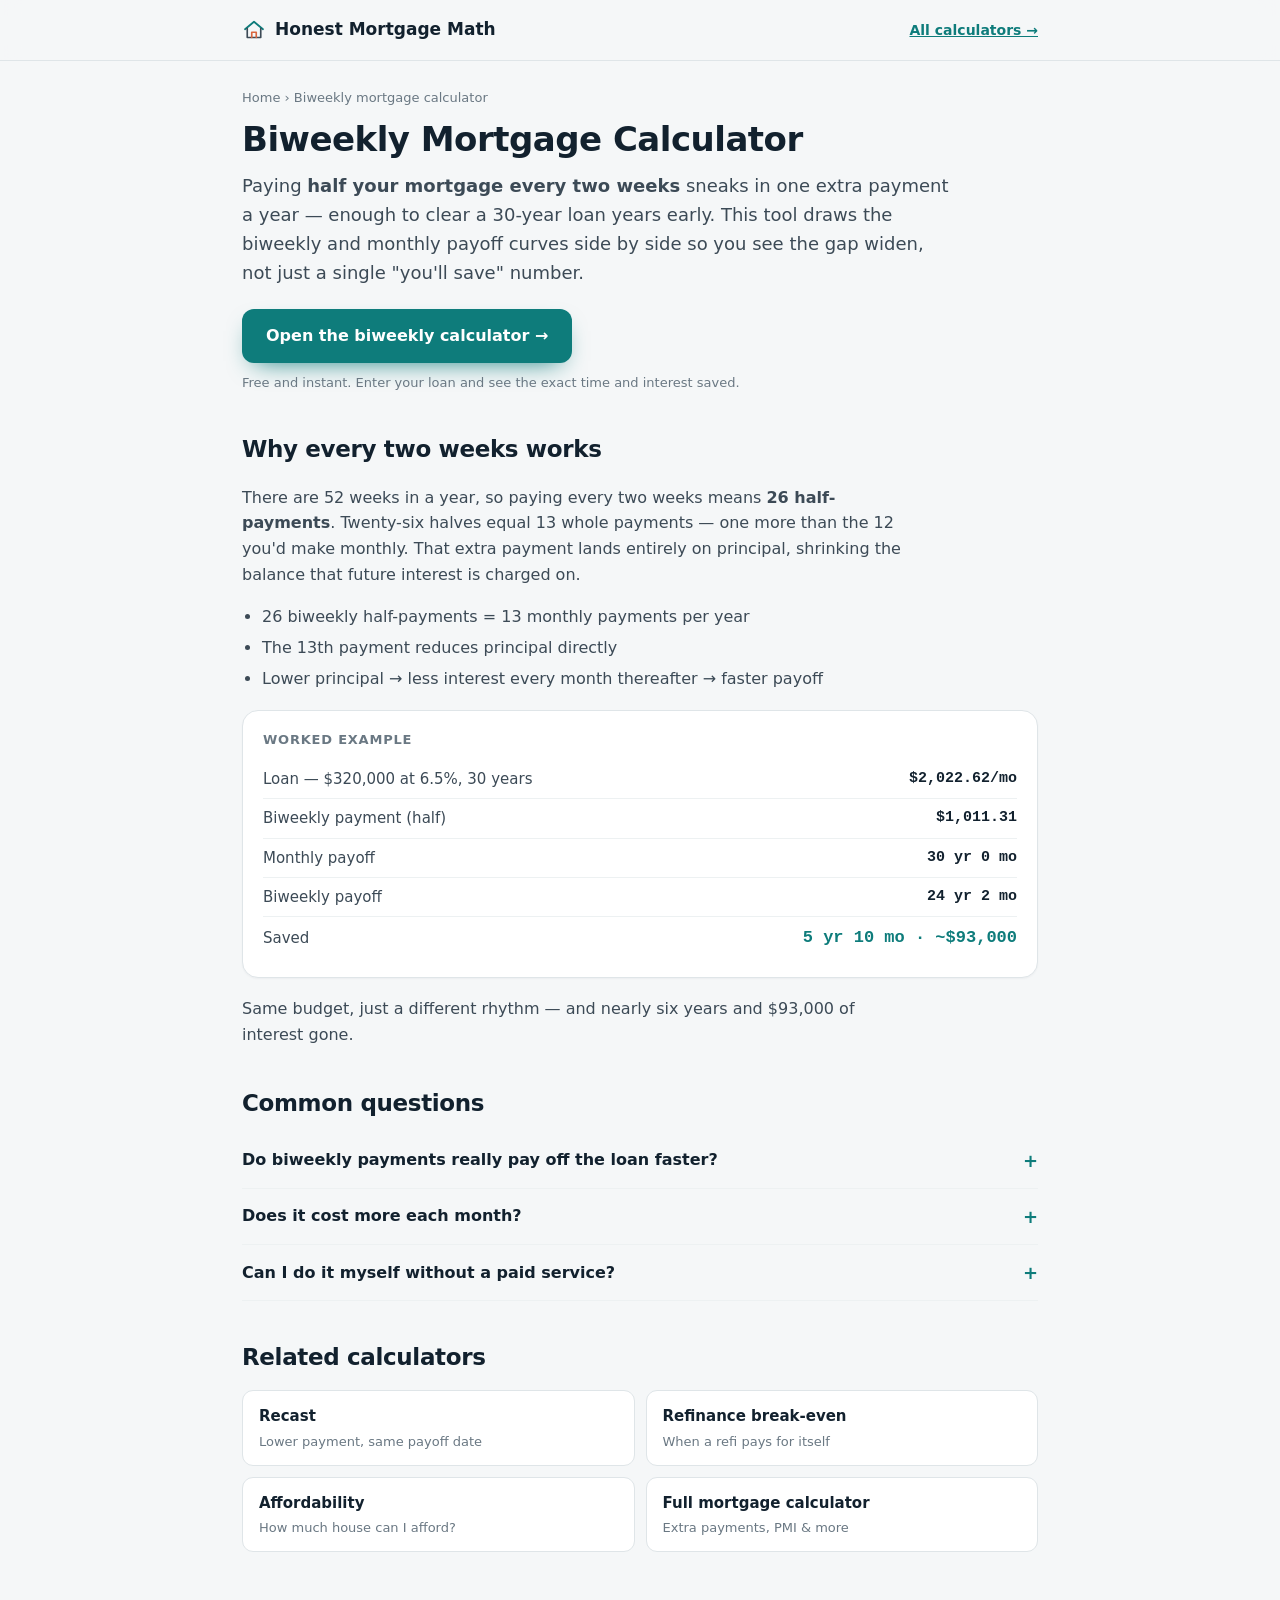
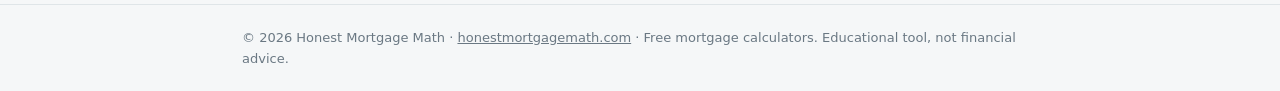
<file: biweekly-mortgage-calculator/index.html>
<!DOCTYPE html>
<html lang="en">
<head>
<meta charset="utf-8">
<meta name="viewport" content="width=device-width, initial-scale=1">
<title>Biweekly Mortgage Calculator — Pay Off Your Loan Years Early</title>
<meta name="description" content="Free biweekly mortgage calculator. See how paying half your payment every two weeks makes one extra payment a year, cutting years off a 30-year loan — both payoff curves on one chart.">
<link rel="canonical" href="https://honestmortgagemath.com/biweekly-mortgage-calculator/">
<meta name="theme-color" content="#0E7C7B">
<link rel="icon" href='data:image/svg+xml,<svg xmlns="http://www.w3.org/2000/svg" viewBox="0 0 100 100"><text y=".9em" font-size="90">🏠</text></svg>'>
<meta property="og:type" content="article">
<meta property="og:site_name" content="Honest Mortgage Math">
<meta property="og:title" content="Biweekly Mortgage Calculator">
<meta property="og:description" content="How paying every two weeks pays off a 30-year mortgage years early — with both payoff curves on one chart.">
<meta property="og:url" content="https://honestmortgagemath.com/biweekly-mortgage-calculator/">
<meta property="og:image" content="https://honestmortgagemath.com/og-image.png">
<meta name="twitter:card" content="summary_large_image">
<meta name="twitter:image" content="https://honestmortgagemath.com/og-image.png">
<link rel="stylesheet" href="/assets/landing.css">
<script type="application/ld+json">
{"@context":"https://schema.org","@type":"SoftwareApplication","name":"Biweekly Mortgage Calculator","applicationCategory":"FinanceApplication","operatingSystem":"Any (web browser)","url":"https://honestmortgagemath.com/biweekly-mortgage-calculator/","offers":{"@type":"Offer","price":"0","priceCurrency":"USD"},"description":"Compares biweekly and monthly mortgage payoff to show time and interest saved."}
</script>
<script type="application/ld+json">
{"@context":"https://schema.org","@type":"BreadcrumbList","itemListElement":[{"@type":"ListItem","position":1,"name":"Home","item":"https://honestmortgagemath.com/"},{"@type":"ListItem","position":2,"name":"Biweekly mortgage calculator","item":"https://honestmortgagemath.com/biweekly-mortgage-calculator/"}]}
</script>
<script type="application/ld+json">
{"@context":"https://schema.org","@type":"FAQPage","mainEntity":[
{"@type":"Question","name":"Do biweekly mortgage payments really pay off the loan faster?","acceptedAnswer":{"@type":"Answer","text":"Yes. Paying half your monthly payment every two weeks results in 26 half-payments a year, which equals 13 full monthly payments instead of 12. That one extra payment goes to principal and typically cuts 4 to 6 years off a 30-year mortgage."}},
{"@type":"Question","name":"Does biweekly payment cost me more each month?","acceptedAnswer":{"@type":"Answer","text":"No — the per-payment amount is exactly half your monthly payment. The acceleration comes only from the calendar: two months a year have three biweekly periods, producing the equivalent of one extra monthly payment."}},
{"@type":"Question","name":"Can I do biweekly payments myself without a paid program?","acceptedAnswer":{"@type":"Answer","text":"Usually yes. You get the same result by paying one-twelfth extra toward principal every month, or one extra full payment per year. Avoid third-party biweekly services that charge setup and per-payment fees for something you can do for free."}}
]}
</script>
</head>
<body>
<header class="site"><div class="site-in">
  <a class="brand" href="/"><svg viewBox="0 0 32 32" fill="none"><path d="M4 15 16 5l12 10" stroke="var(--accent)" stroke-width="2.4" stroke-linecap="round" stroke-linejoin="round"/><path d="M7 14v12h18V14" stroke="var(--ink2)" stroke-width="2.2" stroke-linecap="round" stroke-linejoin="round"/><path d="M13 26v-7h6v7" stroke="var(--cost)" stroke-width="2.2" stroke-linecap="round" stroke-linejoin="round"/></svg>Honest Mortgage Math</a>
  <span class="spacer"></span><a class="home" href="/">All calculators →</a>
</div></header>
<main>
  <div class="crumb"><a href="/">Home</a> › Biweekly mortgage calculator</div>
  <h1>Biweekly Mortgage Calculator</h1>
  <p class="lede">Paying <strong>half your mortgage every two weeks</strong> sneaks in one extra payment a year — enough to clear a 30-year loan years early. This tool draws the biweekly and monthly payoff curves side by side so you see the gap widen, not just a single "you'll save" number.</p>
  <a class="cta" href="/?tool=biweekly">Open the biweekly calculator →</a>
  <p class="cta-note">Free and instant. Enter your loan and see the exact time and interest saved.</p>

  <h2>Why every two weeks works</h2>
  <p>There are 52 weeks in a year, so paying every two weeks means <strong>26 half-payments</strong>. Twenty-six halves equal 13 whole payments — one more than the 12 you'd make monthly. That extra payment lands entirely on principal, shrinking the balance that future interest is charged on.</p>
  <ul>
    <li>26 biweekly half-payments = 13 monthly payments per year</li>
    <li>The 13th payment reduces principal directly</li>
    <li>Lower principal → less interest every month thereafter → faster payoff</li>
  </ul>

  <div class="example">
    <div class="h">Worked example</div>
    <table>
      <tr><td>Loan — $320,000 at 6.5%, 30 years</td><td>$2,022.62/mo</td></tr>
      <tr><td>Biweekly payment (half)</td><td>$1,011.31</td></tr>
      <tr><td>Monthly payoff</td><td>30 yr 0 mo</td></tr>
      <tr><td>Biweekly payoff</td><td>24 yr 2 mo</td></tr>
      <tr class="big"><td>Saved</td><td>5 yr 10 mo · ~$93,000</td></tr>
    </table>
  </div>
  <p>Same budget, just a different rhythm — and nearly six years and $93,000 of interest gone.</p>

  <h2>Common questions</h2>
  <details><summary>Do biweekly payments really pay off the loan faster?</summary><p>Yes. 26 half-payments a year equals 13 full payments instead of 12, and that extra payment goes straight to principal — typically shaving 4–6 years off a 30-year mortgage.</p></details>
  <details><summary>Does it cost more each month?</summary><p>No. Each payment is exactly half your monthly amount. The acceleration comes purely from the calendar, not a bigger budget.</p></details>
  <details><summary>Can I do it myself without a paid service?</summary><p>Usually yes — pay one-twelfth extra toward principal monthly, or one extra full payment a year, for the same result. Skip third-party programs that charge fees for it.</p></details>

  <h2>Related calculators</h2>
  <nav class="related">
    <a href="/mortgage-recast-calculator/">Recast<span>Lower payment, same payoff date</span></a>
    <a href="/refinance-calculator/">Refinance break-even<span>When a refi pays for itself</span></a>
    <a href="/mortgage-affordability-calculator/">Affordability<span>How much house can I afford?</span></a>
    <a href="/">Full mortgage calculator<span>Extra payments, PMI &amp; more</span></a>
  </nav>
</main>
<footer class="site"><div class="f-in">© 2026 Honest Mortgage Math · <a href="/">honestmortgagemath.com</a> · Free mortgage calculators. Educational tool, not financial advice.</div></footer>
</body>
</html>
</file>
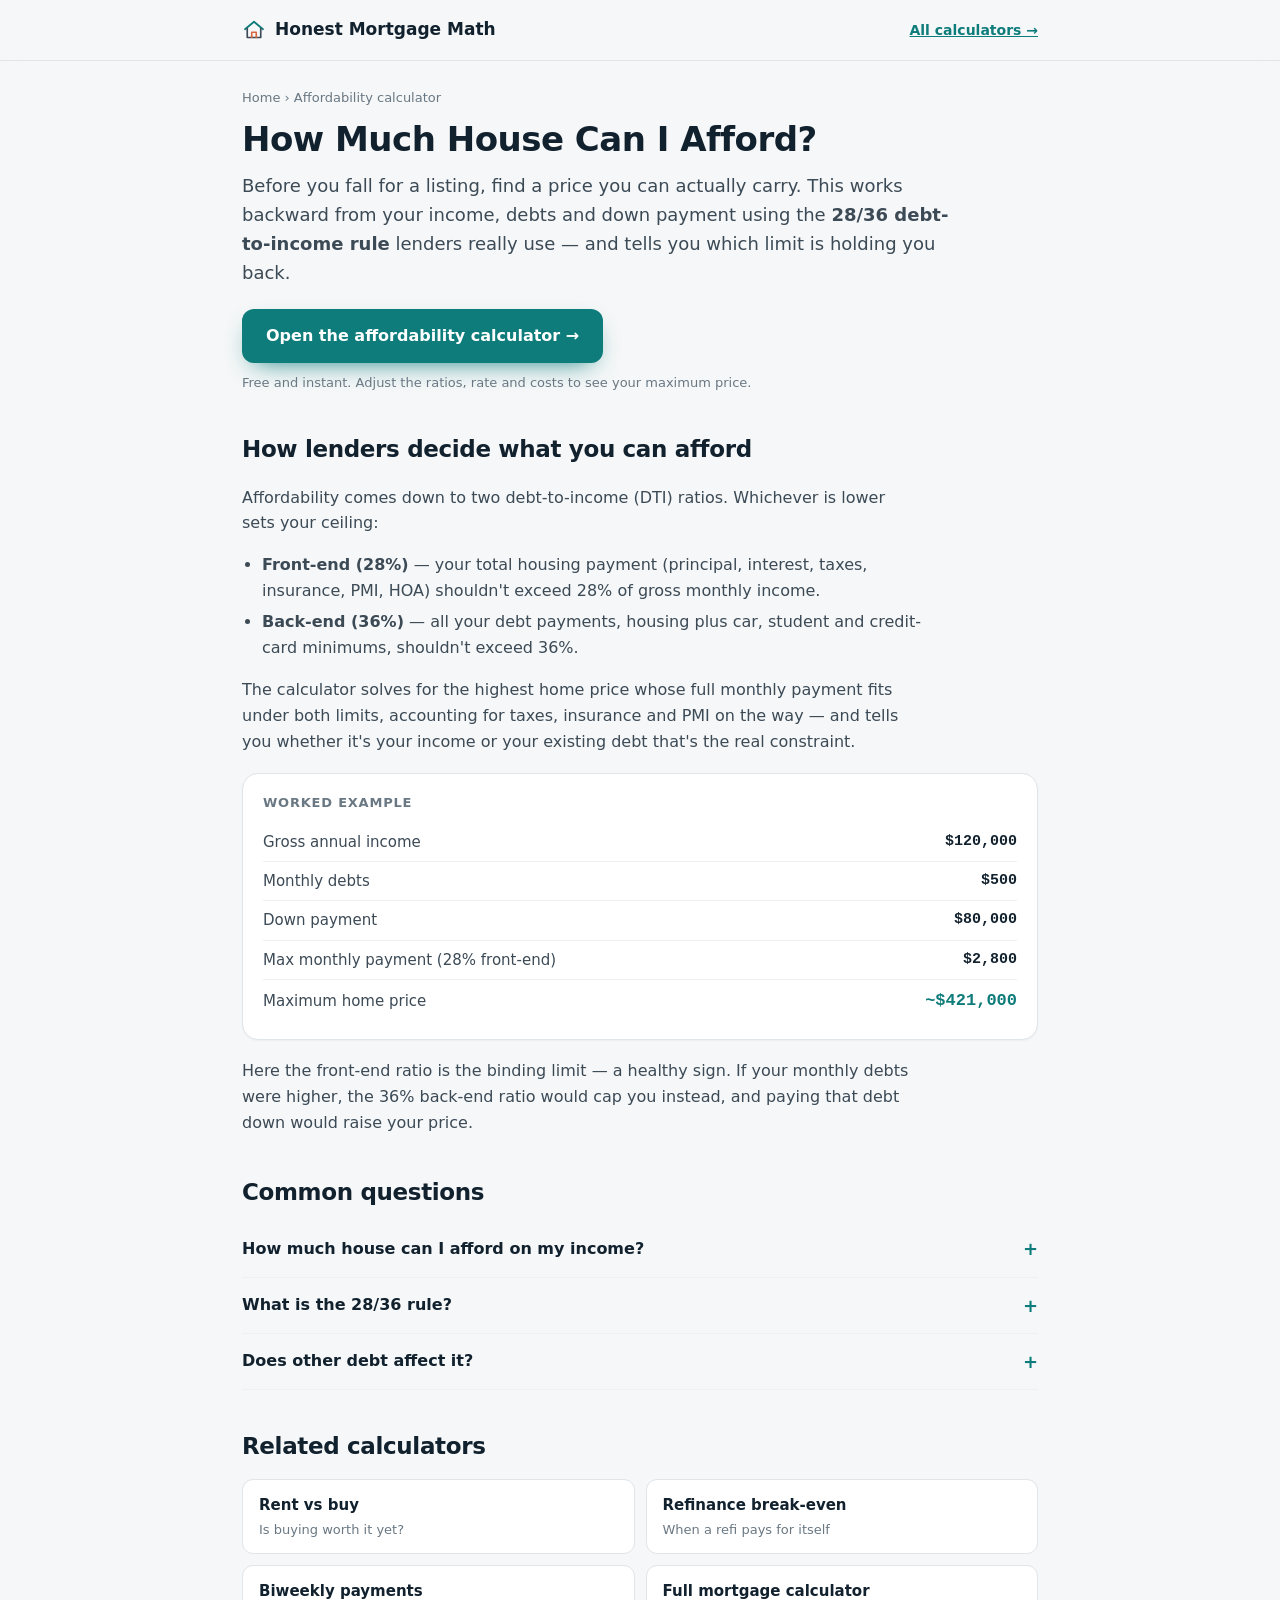
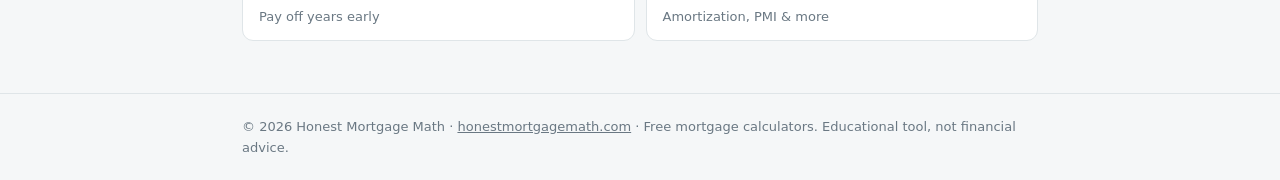
<file: mortgage-affordability-calculator/index.html>
<!DOCTYPE html>
<html lang="en">
<head>
<meta charset="utf-8">
<meta name="viewport" content="width=device-width, initial-scale=1">
<title>How Much House Can I Afford? — Mortgage Affordability Calculator</title>
<meta name="description" content="Free home affordability calculator. Enter your income, monthly debts and down payment to find your maximum home price using the 28/36 debt-to-income rule lenders actually use.">
<link rel="canonical" href="https://honestmortgagemath.com/mortgage-affordability-calculator/">
<meta name="theme-color" content="#0E7C7B">
<link rel="icon" href='data:image/svg+xml,<svg xmlns="http://www.w3.org/2000/svg" viewBox="0 0 100 100"><text y=".9em" font-size="90">🏠</text></svg>'>
<meta property="og:type" content="article">
<meta property="og:site_name" content="Honest Mortgage Math">
<meta property="og:title" content="How Much House Can I Afford?">
<meta property="og:description" content="Find your maximum home price from income, debts and down payment using the 28/36 DTI rule.">
<meta property="og:url" content="https://honestmortgagemath.com/mortgage-affordability-calculator/">
<meta property="og:image" content="https://honestmortgagemath.com/og-image.png">
<meta name="twitter:card" content="summary_large_image">
<meta name="twitter:image" content="https://honestmortgagemath.com/og-image.png">
<link rel="stylesheet" href="/assets/landing.css">
<script type="application/ld+json">
{"@context":"https://schema.org","@type":"SoftwareApplication","name":"Mortgage Affordability Calculator","applicationCategory":"FinanceApplication","operatingSystem":"Any (web browser)","url":"https://honestmortgagemath.com/mortgage-affordability-calculator/","offers":{"@type":"Offer","price":"0","priceCurrency":"USD"},"description":"Estimates the maximum home price you can afford from income, debts and down payment using 28/36 debt-to-income ratios."}
</script>
<script type="application/ld+json">
{"@context":"https://schema.org","@type":"BreadcrumbList","itemListElement":[{"@type":"ListItem","position":1,"name":"Home","item":"https://honestmortgagemath.com/"},{"@type":"ListItem","position":2,"name":"Affordability calculator","item":"https://honestmortgagemath.com/mortgage-affordability-calculator/"}]}
</script>
<script type="application/ld+json">
{"@context":"https://schema.org","@type":"FAQPage","mainEntity":[
{"@type":"Question","name":"How much house can I afford on my income?","acceptedAnswer":{"@type":"Answer","text":"A common guideline is the 28/36 rule: spend no more than 28% of gross monthly income on housing and no more than 36% on total debt. On $120,000 a year with $500 of monthly debt and $80,000 down, that supports a home price of roughly $420,000. Your exact number depends on rate, taxes, insurance and PMI."}},
{"@type":"Question","name":"What is the 28/36 rule?","acceptedAnswer":{"@type":"Answer","text":"The 28/36 rule is a debt-to-income guideline. The front-end ratio caps housing costs at 28% of gross monthly income; the back-end ratio caps all debt payments — housing plus car, student and credit-card payments — at 36%. Whichever limit is lower sets your maximum payment."}},
{"@type":"Question","name":"Does my other debt affect how much house I can afford?","acceptedAnswer":{"@type":"Answer","text":"Yes. Monthly debts count against the 36% back-end limit, so a car loan or student loan directly reduces the mortgage payment — and therefore the home price — you can qualify for. Paying down that debt can raise your maximum price."}}
]}
</script>
</head>
<body>
<header class="site"><div class="site-in">
  <a class="brand" href="/"><svg viewBox="0 0 32 32" fill="none"><path d="M4 15 16 5l12 10" stroke="var(--accent)" stroke-width="2.4" stroke-linecap="round" stroke-linejoin="round"/><path d="M7 14v12h18V14" stroke="var(--ink2)" stroke-width="2.2" stroke-linecap="round" stroke-linejoin="round"/><path d="M13 26v-7h6v7" stroke="var(--cost)" stroke-width="2.2" stroke-linecap="round" stroke-linejoin="round"/></svg>Honest Mortgage Math</a>
  <span class="spacer"></span><a class="home" href="/">All calculators →</a>
</div></header>
<main>
  <div class="crumb"><a href="/">Home</a> › Affordability calculator</div>
  <h1>How Much House Can I Afford?</h1>
  <p class="lede">Before you fall for a listing, find a price you can actually carry. This works backward from your income, debts and down payment using the <strong>28/36 debt-to-income rule</strong> lenders really use — and tells you which limit is holding you back.</p>
  <a class="cta" href="/?tool=afford">Open the affordability calculator →</a>
  <p class="cta-note">Free and instant. Adjust the ratios, rate and costs to see your maximum price.</p>

  <h2>How lenders decide what you can afford</h2>
  <p>Affordability comes down to two debt-to-income (DTI) ratios. Whichever is lower sets your ceiling:</p>
  <ul>
    <li><strong>Front-end (28%)</strong> — your total housing payment (principal, interest, taxes, insurance, PMI, HOA) shouldn't exceed 28% of gross monthly income.</li>
    <li><strong>Back-end (36%)</strong> — all your debt payments, housing plus car, student and credit-card minimums, shouldn't exceed 36%.</li>
  </ul>
  <p>The calculator solves for the highest home price whose full monthly payment fits under both limits, accounting for taxes, insurance and PMI on the way — and tells you whether it's your income or your existing debt that's the real constraint.</p>

  <div class="example">
    <div class="h">Worked example</div>
    <table>
      <tr><td>Gross annual income</td><td>$120,000</td></tr>
      <tr><td>Monthly debts</td><td>$500</td></tr>
      <tr><td>Down payment</td><td>$80,000</td></tr>
      <tr><td>Max monthly payment (28% front-end)</td><td>$2,800</td></tr>
      <tr class="big"><td>Maximum home price</td><td>~$421,000</td></tr>
    </table>
  </div>
  <p>Here the front-end ratio is the binding limit — a healthy sign. If your monthly debts were higher, the 36% back-end ratio would cap you instead, and paying that debt down would raise your price.</p>

  <h2>Common questions</h2>
  <details><summary>How much house can I afford on my income?</summary><p>Under the 28/36 rule, $120,000 a year with $500 monthly debt and $80,000 down supports roughly a $420,000 home. Your rate, taxes, insurance and PMI shift the exact figure.</p></details>
  <details><summary>What is the 28/36 rule?</summary><p>Housing ≤ 28% of gross monthly income (front-end) and total debt ≤ 36% (back-end). The lower limit sets your maximum payment.</p></details>
  <details><summary>Does other debt affect it?</summary><p>Yes — monthly debts count against the 36% limit, lowering the mortgage you qualify for. Paying them down can raise your maximum price.</p></details>

  <h2>Related calculators</h2>
  <nav class="related">
    <a href="/rent-vs-buy-calculator/">Rent vs buy<span>Is buying worth it yet?</span></a>
    <a href="/refinance-calculator/">Refinance break-even<span>When a refi pays for itself</span></a>
    <a href="/biweekly-mortgage-calculator/">Biweekly payments<span>Pay off years early</span></a>
    <a href="/">Full mortgage calculator<span>Amortization, PMI &amp; more</span></a>
  </nav>
</main>
<footer class="site"><div class="f-in">© 2026 Honest Mortgage Math · <a href="/">honestmortgagemath.com</a> · Free mortgage calculators. Educational tool, not financial advice.</div></footer>
</body>
</html>
</file>
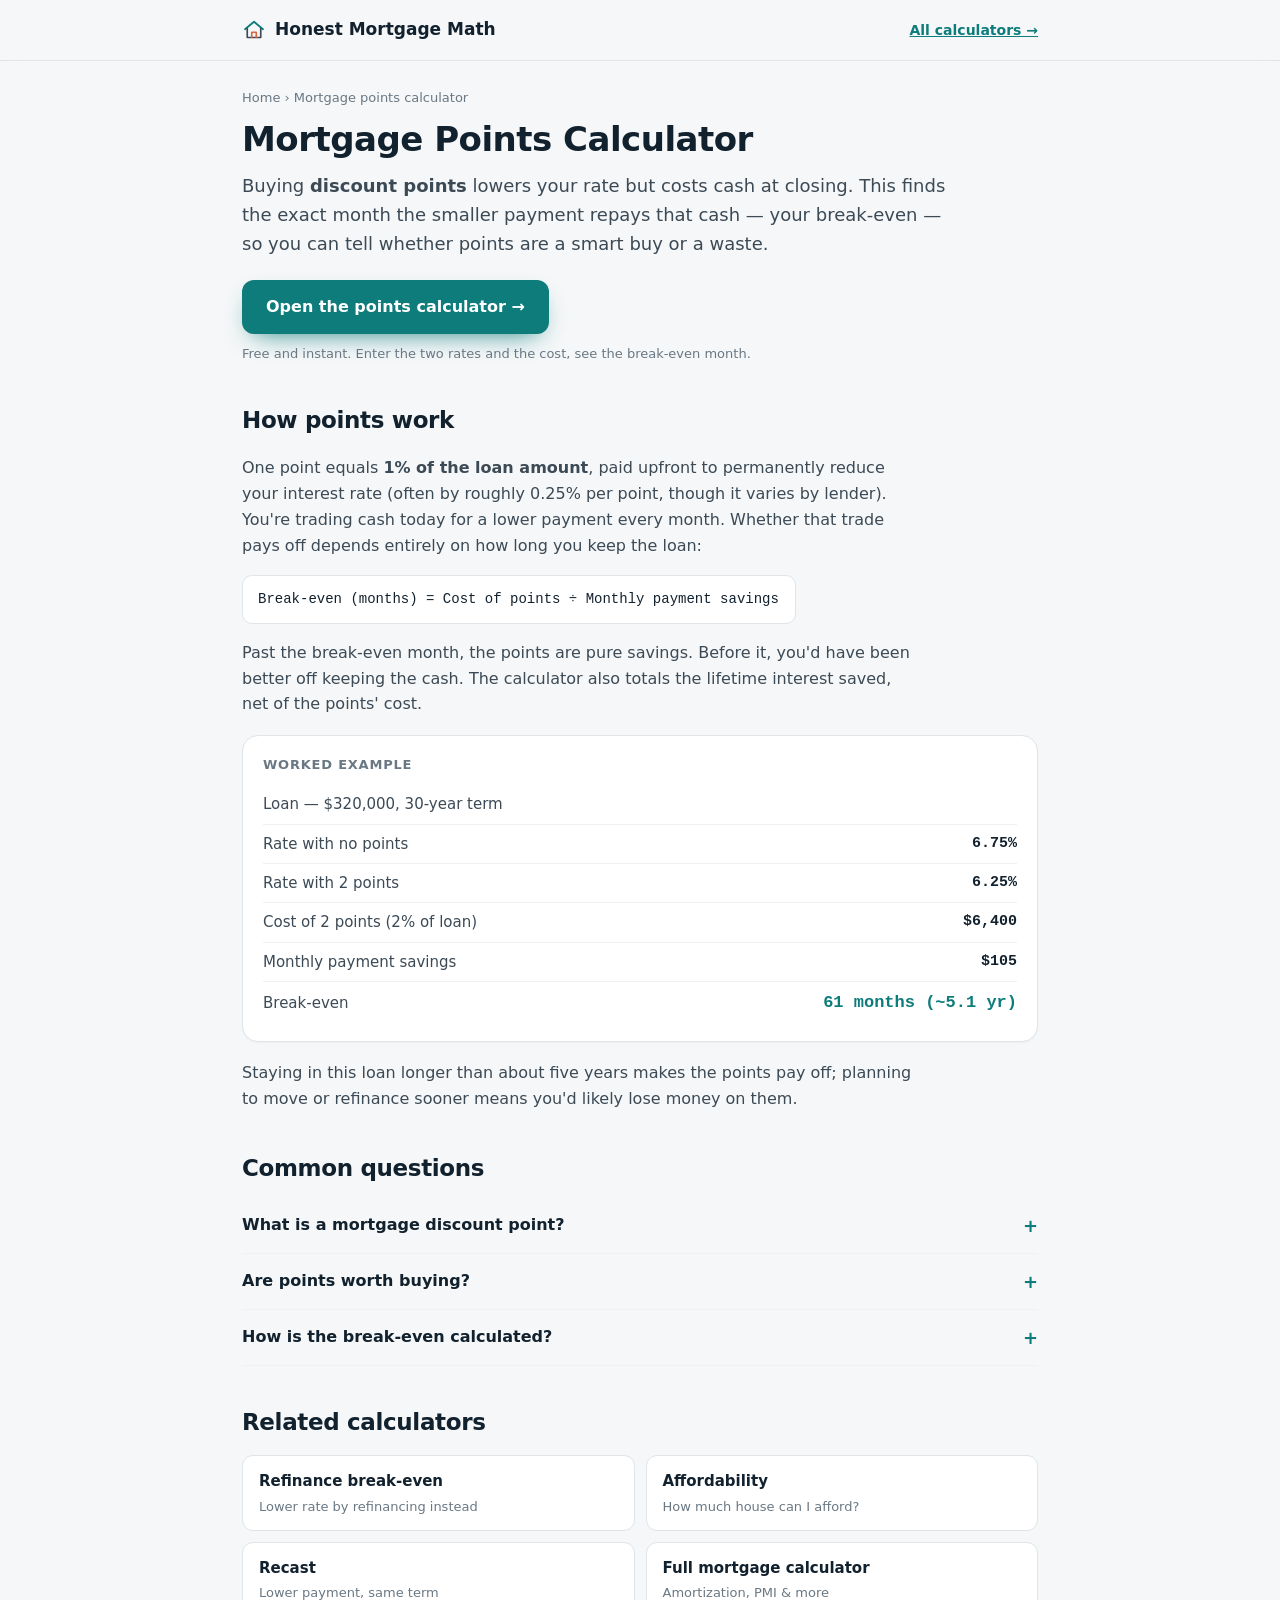
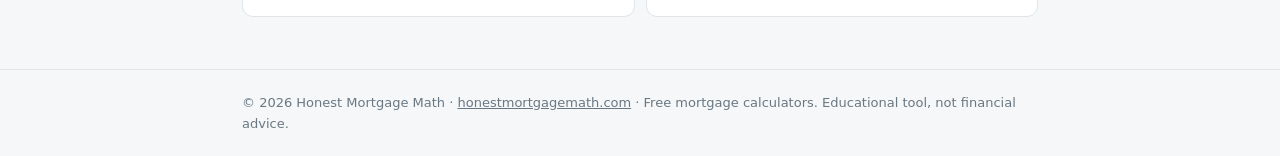
<file: mortgage-points-calculator/index.html>
<!DOCTYPE html>
<html lang="en">
<head>
<meta charset="utf-8">
<meta name="viewport" content="width=device-width, initial-scale=1">
<title>Mortgage Points Calculator — Are Discount Points Worth It?</title>
<meta name="description" content="Free mortgage discount points calculator. See the exact month the lower payment repays the cost of buying points, plus the lifetime interest saved — so you know if points are worth it.">
<link rel="canonical" href="https://honestmortgagemath.com/mortgage-points-calculator/">
<meta name="theme-color" content="#0E7C7B">
<link rel="icon" href='data:image/svg+xml,<svg xmlns="http://www.w3.org/2000/svg" viewBox="0 0 100 100"><text y=".9em" font-size="90">🏠</text></svg>'>
<meta property="og:type" content="article">
<meta property="og:site_name" content="Honest Mortgage Math">
<meta property="og:title" content="Mortgage Points Calculator">
<meta property="og:description" content="See the exact month buying discount points pays for itself, and the lifetime interest saved.">
<meta property="og:url" content="https://honestmortgagemath.com/mortgage-points-calculator/">
<meta property="og:image" content="https://honestmortgagemath.com/og-image.png">
<meta name="twitter:card" content="summary_large_image">
<meta name="twitter:image" content="https://honestmortgagemath.com/og-image.png">
<link rel="stylesheet" href="/assets/landing.css">
<script type="application/ld+json">
{"@context":"https://schema.org","@type":"SoftwareApplication","name":"Mortgage Points Calculator","applicationCategory":"FinanceApplication","operatingSystem":"Any (web browser)","url":"https://honestmortgagemath.com/mortgage-points-calculator/","offers":{"@type":"Offer","price":"0","priceCurrency":"USD"},"description":"Calculates the break-even month for buying mortgage discount points versus taking the higher rate."}
</script>
<script type="application/ld+json">
{"@context":"https://schema.org","@type":"BreadcrumbList","itemListElement":[{"@type":"ListItem","position":1,"name":"Home","item":"https://honestmortgagemath.com/"},{"@type":"ListItem","position":2,"name":"Mortgage points calculator","item":"https://honestmortgagemath.com/mortgage-points-calculator/"}]}
</script>
<script type="application/ld+json">
{"@context":"https://schema.org","@type":"FAQPage","mainEntity":[
{"@type":"Question","name":"What is a mortgage discount point?","acceptedAnswer":{"@type":"Answer","text":"A discount point is a fee equal to 1% of the loan amount, paid upfront to permanently lower your interest rate. On a $320,000 loan, one point costs $3,200. Points are sometimes tax-deductible; check with a tax professional."}},
{"@type":"Question","name":"Are mortgage points worth buying?","acceptedAnswer":{"@type":"Answer","text":"Points are worth it if you keep the loan past the break-even month — the point where the lower payment has repaid the upfront cost. If you might sell or refinance before then, skip them and keep the cash."}},
{"@type":"Question","name":"How do you calculate the break-even on points?","acceptedAnswer":{"@type":"Answer","text":"Divide the cost of the points by the monthly payment savings the lower rate provides. If two points cost $6,400 and lower the payment by $105 a month, you break even after about 61 months, or roughly five years."}}
]}
</script>
</head>
<body>
<header class="site"><div class="site-in">
  <a class="brand" href="/"><svg viewBox="0 0 32 32" fill="none"><path d="M4 15 16 5l12 10" stroke="var(--accent)" stroke-width="2.4" stroke-linecap="round" stroke-linejoin="round"/><path d="M7 14v12h18V14" stroke="var(--ink2)" stroke-width="2.2" stroke-linecap="round" stroke-linejoin="round"/><path d="M13 26v-7h6v7" stroke="var(--cost)" stroke-width="2.2" stroke-linecap="round" stroke-linejoin="round"/></svg>Honest Mortgage Math</a>
  <span class="spacer"></span><a class="home" href="/">All calculators →</a>
</div></header>
<main>
  <div class="crumb"><a href="/">Home</a> › Mortgage points calculator</div>
  <h1>Mortgage Points Calculator</h1>
  <p class="lede">Buying <strong>discount points</strong> lowers your rate but costs cash at closing. This finds the exact month the smaller payment repays that cash — your break-even — so you can tell whether points are a smart buy or a waste.</p>
  <a class="cta" href="/?tool=points">Open the points calculator →</a>
  <p class="cta-note">Free and instant. Enter the two rates and the cost, see the break-even month.</p>

  <h2>How points work</h2>
  <p>One point equals <strong>1% of the loan amount</strong>, paid upfront to permanently reduce your interest rate (often by roughly 0.25% per point, though it varies by lender). You're trading cash today for a lower payment every month. Whether that trade pays off depends entirely on how long you keep the loan:</p>
  <p class="formula">Break-even (months) = Cost of points ÷ Monthly payment savings</p>
  <p>Past the break-even month, the points are pure savings. Before it, you'd have been better off keeping the cash. The calculator also totals the lifetime interest saved, net of the points' cost.</p>

  <div class="example">
    <div class="h">Worked example</div>
    <table>
      <tr><td>Loan — $320,000, 30-year term</td><td></td></tr>
      <tr><td>Rate with no points</td><td>6.75%</td></tr>
      <tr><td>Rate with 2 points</td><td>6.25%</td></tr>
      <tr><td>Cost of 2 points (2% of loan)</td><td>$6,400</td></tr>
      <tr><td>Monthly payment savings</td><td>$105</td></tr>
      <tr class="big"><td>Break-even</td><td>61 months (~5.1 yr)</td></tr>
    </table>
  </div>
  <p>Staying in this loan longer than about five years makes the points pay off; planning to move or refinance sooner means you'd likely lose money on them.</p>

  <h2>Common questions</h2>
  <details><summary>What is a mortgage discount point?</summary><p>A fee equal to 1% of the loan, paid upfront to permanently lower your rate. On a $320,000 loan, one point is $3,200. Points may be tax-deductible — ask a tax professional.</p></details>
  <details><summary>Are points worth buying?</summary><p>Only if you keep the loan past the break-even month. Long-term owners benefit; if you might sell or refinance sooner, keep the cash.</p></details>
  <details><summary>How is the break-even calculated?</summary><p>Cost of points ÷ monthly payment savings. $6,400 of points saving $105/month breaks even in about 61 months.</p></details>

  <h2>Related calculators</h2>
  <nav class="related">
    <a href="/refinance-calculator/">Refinance break-even<span>Lower rate by refinancing instead</span></a>
    <a href="/mortgage-affordability-calculator/">Affordability<span>How much house can I afford?</span></a>
    <a href="/mortgage-recast-calculator/">Recast<span>Lower payment, same term</span></a>
    <a href="/">Full mortgage calculator<span>Amortization, PMI &amp; more</span></a>
  </nav>
</main>
<footer class="site"><div class="f-in">© 2026 Honest Mortgage Math · <a href="/">honestmortgagemath.com</a> · Free mortgage calculators. Educational tool, not financial advice.</div></footer>
</body>
</html>
</file>
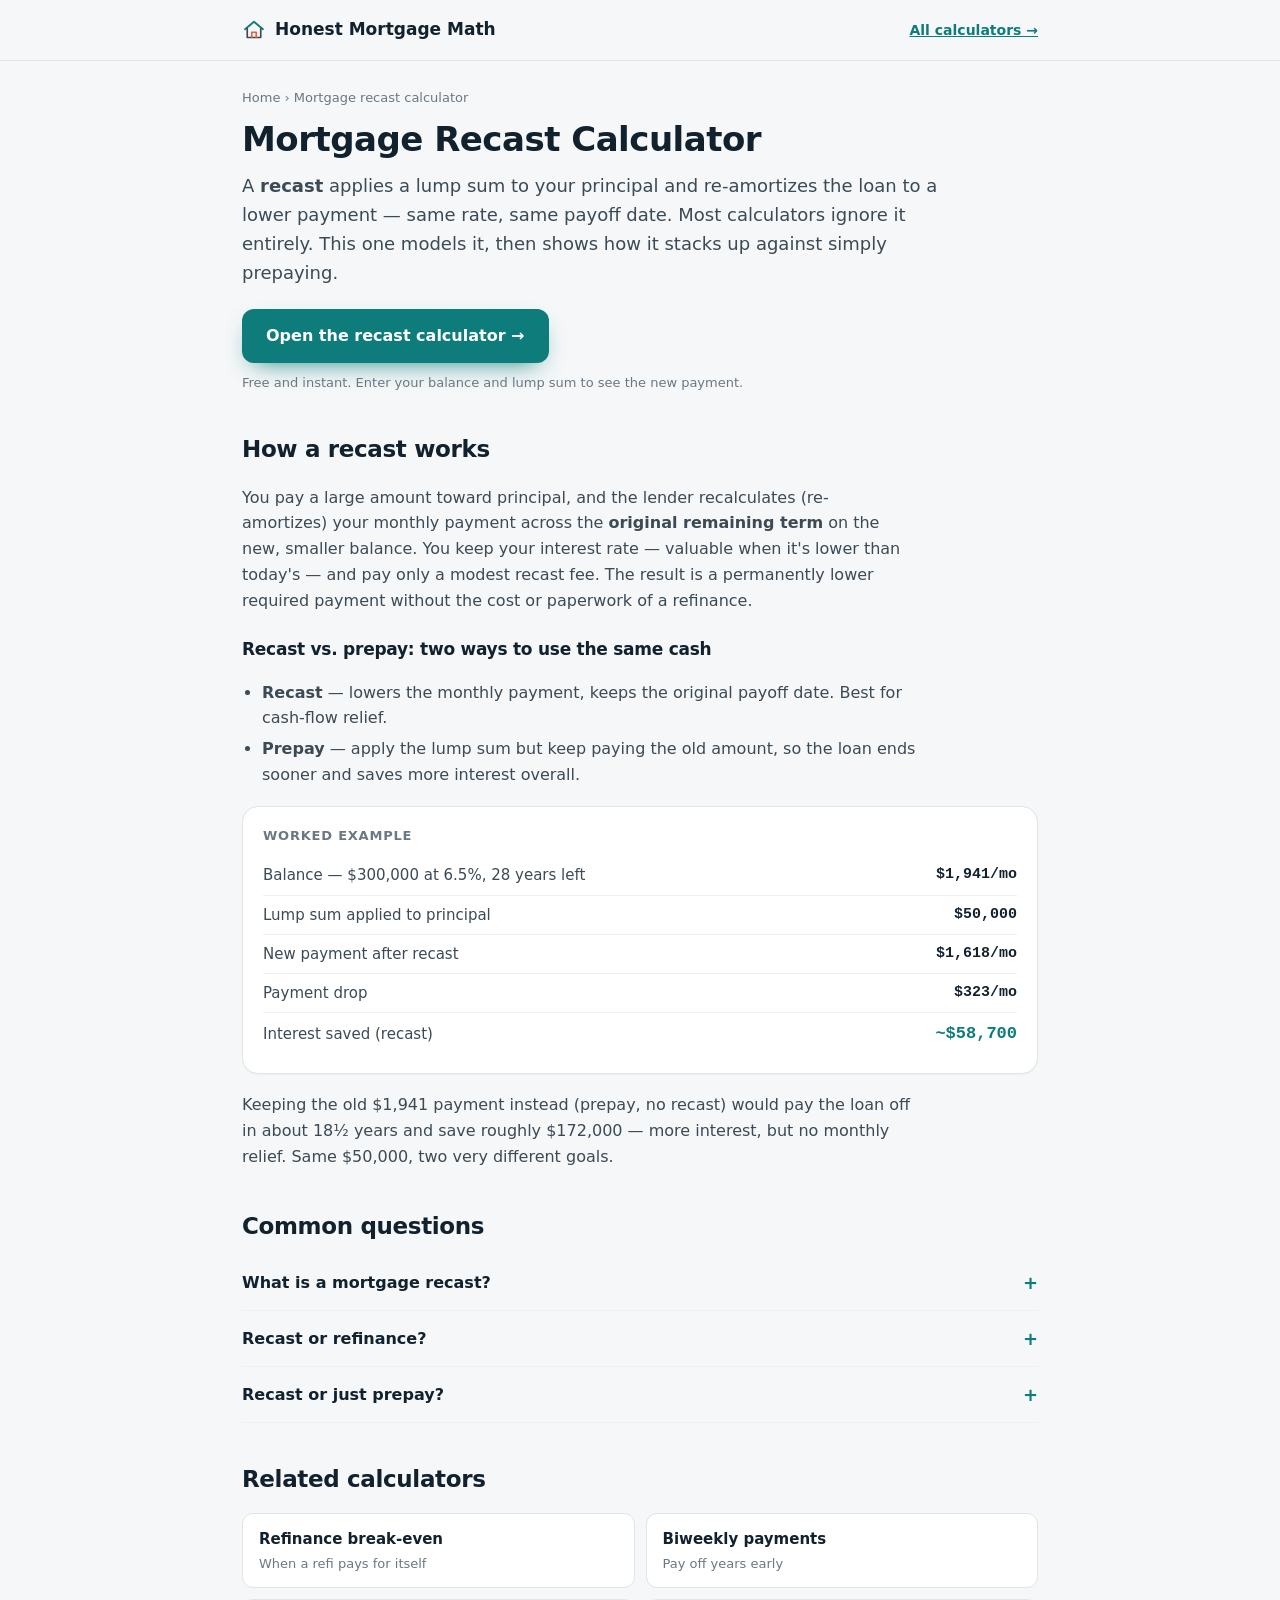
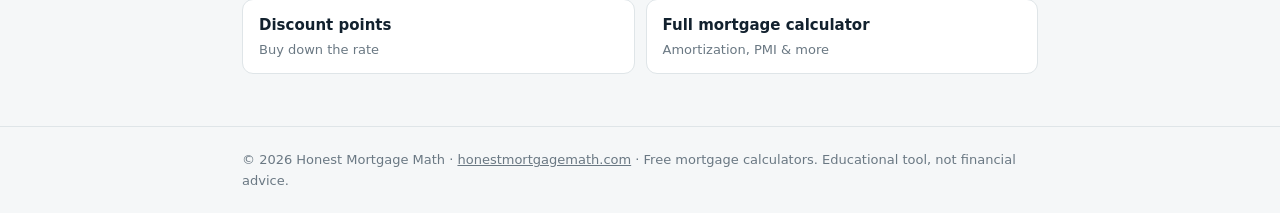
<file: mortgage-recast-calculator/index.html>
<!DOCTYPE html>
<html lang="en">
<head>
<meta charset="utf-8">
<meta name="viewport" content="width=device-width, initial-scale=1">
<title>Mortgage Recast Calculator — Lower Your Payment, Keep Your Rate</title>
<meta name="description" content="Free mortgage recast calculator. See how a lump-sum principal payment re-amortizes your loan to a lower monthly payment over the same term — and how recasting compares to simply prepaying.">
<link rel="canonical" href="https://honestmortgagemath.com/mortgage-recast-calculator/">
<meta name="theme-color" content="#0E7C7B">
<link rel="icon" href='data:image/svg+xml,<svg xmlns="http://www.w3.org/2000/svg" viewBox="0 0 100 100"><text y=".9em" font-size="90">🏠</text></svg>'>
<meta property="og:type" content="article">
<meta property="og:site_name" content="Honest Mortgage Math">
<meta property="og:title" content="Mortgage Recast Calculator">
<meta property="og:description" content="See how a lump sum re-amortizes your loan to a lower payment over the same term — recast vs. prepay.">
<meta property="og:url" content="https://honestmortgagemath.com/mortgage-recast-calculator/">
<meta property="og:image" content="https://honestmortgagemath.com/og-image.png">
<meta name="twitter:card" content="summary_large_image">
<meta name="twitter:image" content="https://honestmortgagemath.com/og-image.png">
<link rel="stylesheet" href="/assets/landing.css">
<script type="application/ld+json">
{"@context":"https://schema.org","@type":"SoftwareApplication","name":"Mortgage Recast Calculator","applicationCategory":"FinanceApplication","operatingSystem":"Any (web browser)","url":"https://honestmortgagemath.com/mortgage-recast-calculator/","offers":{"@type":"Offer","price":"0","priceCurrency":"USD"},"description":"Calculates the lower monthly payment after a mortgage recast and compares it to prepaying."}
</script>
<script type="application/ld+json">
{"@context":"https://schema.org","@type":"BreadcrumbList","itemListElement":[{"@type":"ListItem","position":1,"name":"Home","item":"https://honestmortgagemath.com/"},{"@type":"ListItem","position":2,"name":"Mortgage recast calculator","item":"https://honestmortgagemath.com/mortgage-recast-calculator/"}]}
</script>
<script type="application/ld+json">
{"@context":"https://schema.org","@type":"FAQPage","mainEntity":[
{"@type":"Question","name":"What is a mortgage recast?","acceptedAnswer":{"@type":"Answer","text":"A recast, or re-amortization, is when you make a large lump-sum payment toward principal and the lender recalculates your monthly payment over the original remaining term. Your rate and payoff date stay the same, but the payment drops. Most lenders charge a small fee, often $150 to $500."}},
{"@type":"Question","name":"Is it better to recast or refinance?","acceptedAnswer":{"@type":"Answer","text":"Recasting keeps your existing interest rate and costs only a small fee, so it wins when your current rate is good and you have cash to apply. Refinancing replaces the loan with a new rate and term and has full closing costs. If rates have fallen a lot, refinancing may beat a recast."}},
{"@type":"Question","name":"Should I recast or just keep prepaying?","acceptedAnswer":{"@type":"Answer","text":"Recasting lowers your required payment but keeps the original payoff date. Prepaying — applying the lump sum and keeping your old payment — pays the loan off sooner and saves more total interest. Recast for cash-flow relief; prepay to minimize interest. The calculator shows both."}}
]}
</script>
</head>
<body>
<header class="site"><div class="site-in">
  <a class="brand" href="/"><svg viewBox="0 0 32 32" fill="none"><path d="M4 15 16 5l12 10" stroke="var(--accent)" stroke-width="2.4" stroke-linecap="round" stroke-linejoin="round"/><path d="M7 14v12h18V14" stroke="var(--ink2)" stroke-width="2.2" stroke-linecap="round" stroke-linejoin="round"/><path d="M13 26v-7h6v7" stroke="var(--cost)" stroke-width="2.2" stroke-linecap="round" stroke-linejoin="round"/></svg>Honest Mortgage Math</a>
  <span class="spacer"></span><a class="home" href="/">All calculators →</a>
</div></header>
<main>
  <div class="crumb"><a href="/">Home</a> › Mortgage recast calculator</div>
  <h1>Mortgage Recast Calculator</h1>
  <p class="lede">A <strong>recast</strong> applies a lump sum to your principal and re-amortizes the loan to a lower payment — same rate, same payoff date. Most calculators ignore it entirely. This one models it, then shows how it stacks up against simply prepaying.</p>
  <a class="cta" href="/?tool=recast">Open the recast calculator →</a>
  <p class="cta-note">Free and instant. Enter your balance and lump sum to see the new payment.</p>

  <h2>How a recast works</h2>
  <p>You pay a large amount toward principal, and the lender recalculates (re-amortizes) your monthly payment across the <strong>original remaining term</strong> on the new, smaller balance. You keep your interest rate — valuable when it's lower than today's — and pay only a modest recast fee. The result is a permanently lower required payment without the cost or paperwork of a refinance.</p>
  <h3>Recast vs. prepay: two ways to use the same cash</h3>
  <ul>
    <li><strong>Recast</strong> — lowers the monthly payment, keeps the original payoff date. Best for cash-flow relief.</li>
    <li><strong>Prepay</strong> — apply the lump sum but keep paying the old amount, so the loan ends sooner and saves more interest overall.</li>
  </ul>

  <div class="example">
    <div class="h">Worked example</div>
    <table>
      <tr><td>Balance — $300,000 at 6.5%, 28 years left</td><td>$1,941/mo</td></tr>
      <tr><td>Lump sum applied to principal</td><td>$50,000</td></tr>
      <tr><td>New payment after recast</td><td>$1,618/mo</td></tr>
      <tr><td>Payment drop</td><td>$323/mo</td></tr>
      <tr class="big"><td>Interest saved (recast)</td><td>~$58,700</td></tr>
    </table>
  </div>
  <p>Keeping the old $1,941 payment instead (prepay, no recast) would pay the loan off in about 18½ years and save roughly $172,000 — more interest, but no monthly relief. Same $50,000, two very different goals.</p>

  <h2>Common questions</h2>
  <details><summary>What is a mortgage recast?</summary><p>A lump-sum principal payment after which the lender recalculates your payment over the original remaining term. Rate and payoff date stay; the payment drops. Fees are typically $150–$500.</p></details>
  <details><summary>Recast or refinance?</summary><p>Recast keeps your current rate for a small fee — ideal when your rate is good. Refinance swaps in a new rate/term with full closing costs, better only if rates have dropped significantly.</p></details>
  <details><summary>Recast or just prepay?</summary><p>Recast lowers the payment; prepaying keeps it and pays off sooner, saving more interest. The calculator shows both side by side.</p></details>

  <h2>Related calculators</h2>
  <nav class="related">
    <a href="/refinance-calculator/">Refinance break-even<span>When a refi pays for itself</span></a>
    <a href="/biweekly-mortgage-calculator/">Biweekly payments<span>Pay off years early</span></a>
    <a href="/mortgage-points-calculator/">Discount points<span>Buy down the rate</span></a>
    <a href="/">Full mortgage calculator<span>Amortization, PMI &amp; more</span></a>
  </nav>
</main>
<footer class="site"><div class="f-in">© 2026 Honest Mortgage Math · <a href="/">honestmortgagemath.com</a> · Free mortgage calculators. Educational tool, not financial advice.</div></footer>
</body>
</html>
</file>
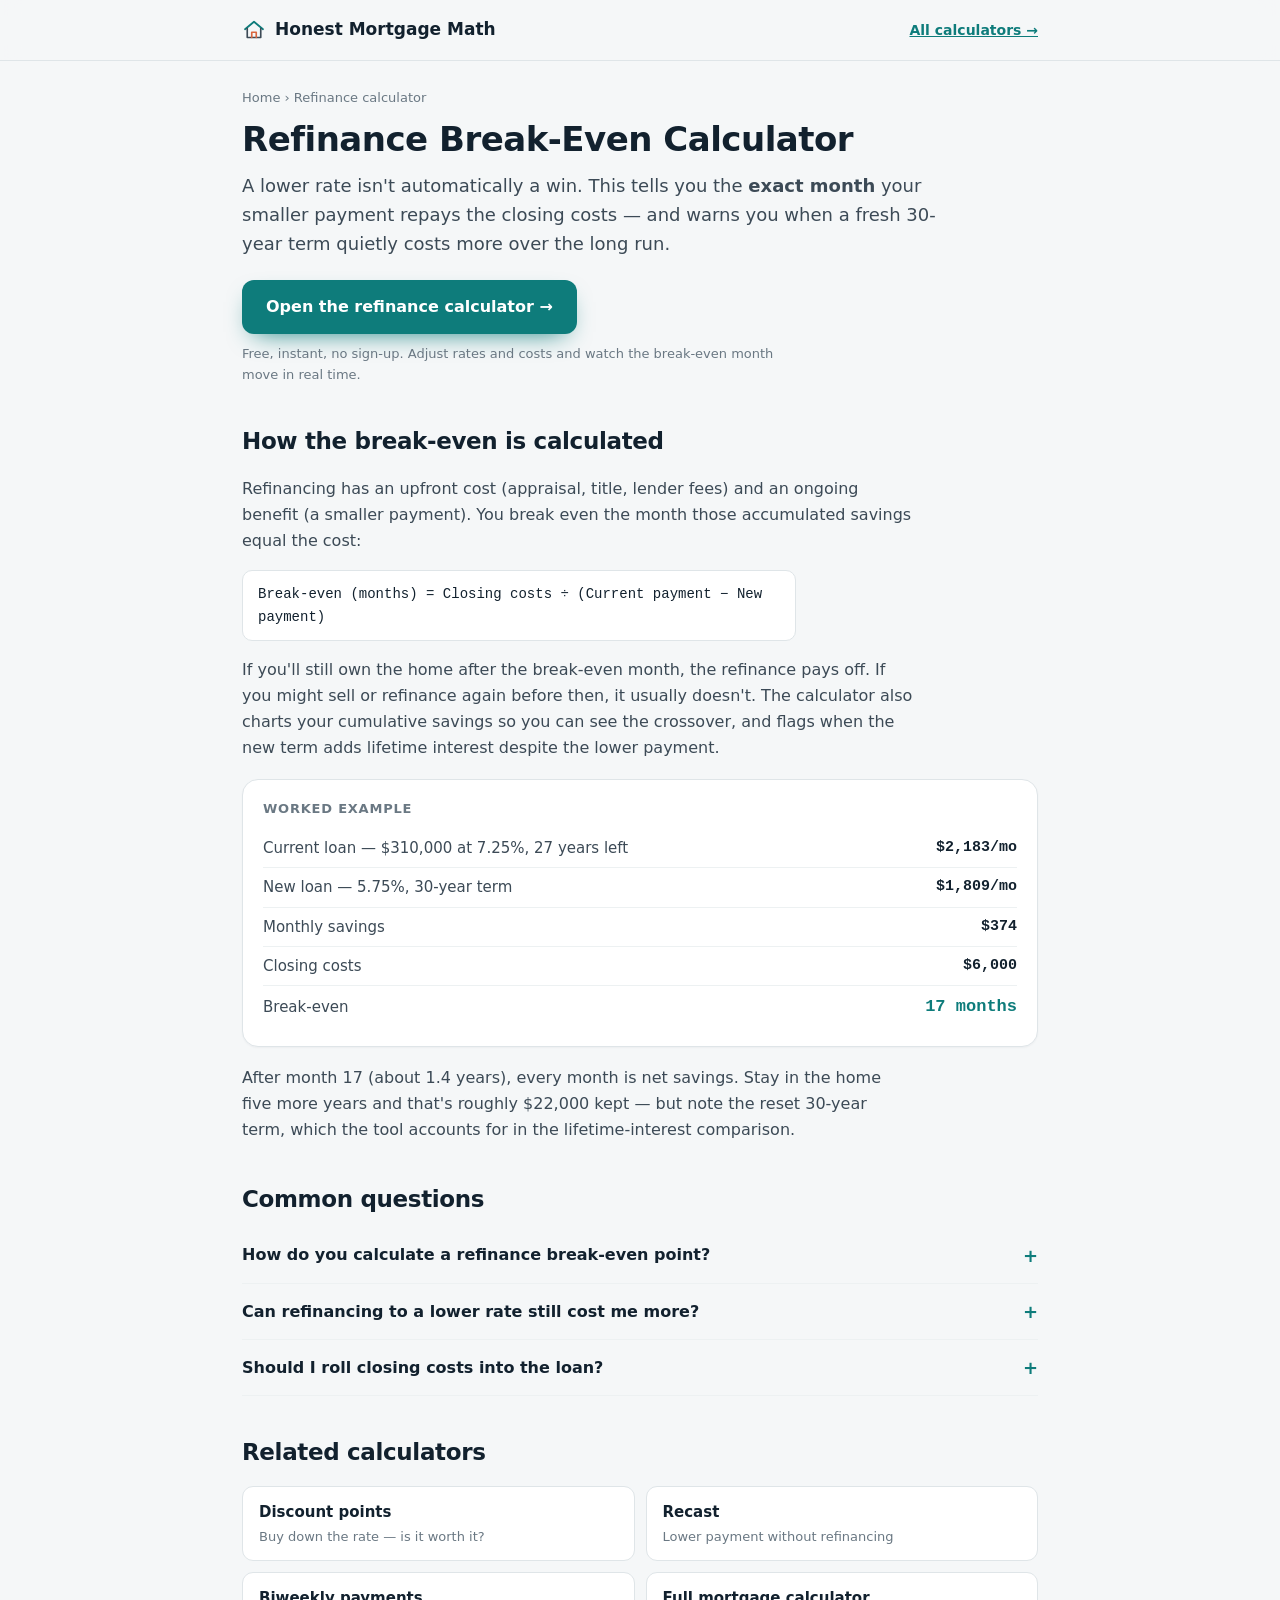
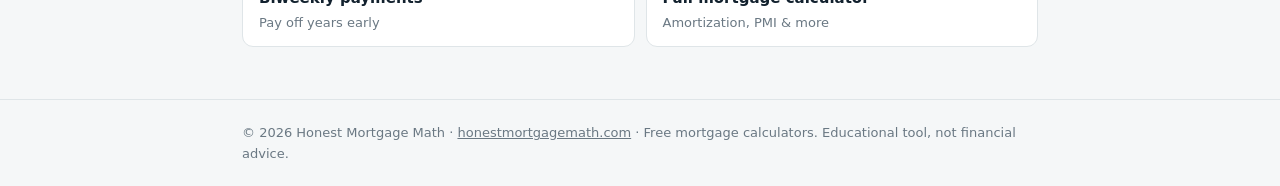
<file: refinance-calculator/index.html>
<!DOCTYPE html>
<html lang="en">
<head>
<meta charset="utf-8">
<meta name="viewport" content="width=device-width, initial-scale=1">
<title>Refinance Break-Even Calculator — The Exact Month You Come Out Ahead</title>
<meta name="description" content="Free refinance calculator that shows the exact month your monthly savings repay the closing costs — your break-even point — plus the lifetime-interest catch of resetting your term.">
<link rel="canonical" href="https://honestmortgagemath.com/refinance-calculator/">
<meta name="theme-color" content="#0E7C7B">
<link rel="icon" href='data:image/svg+xml,<svg xmlns="http://www.w3.org/2000/svg" viewBox="0 0 100 100"><text y=".9em" font-size="90">🏠</text></svg>'>
<meta property="og:type" content="article">
<meta property="og:site_name" content="Honest Mortgage Math">
<meta property="og:title" content="Refinance Break-Even Calculator">
<meta property="og:description" content="See the exact month a refinance pays for itself — when your monthly savings have repaid the closing costs.">
<meta property="og:url" content="https://honestmortgagemath.com/refinance-calculator/">
<meta property="og:image" content="https://honestmortgagemath.com/og-image.png">
<meta name="twitter:card" content="summary_large_image">
<meta name="twitter:image" content="https://honestmortgagemath.com/og-image.png">
<link rel="stylesheet" href="/assets/landing.css">
<script type="application/ld+json">
{"@context":"https://schema.org","@type":"SoftwareApplication","name":"Refinance Break-Even Calculator","applicationCategory":"FinanceApplication","operatingSystem":"Any (web browser)","url":"https://honestmortgagemath.com/refinance-calculator/","offers":{"@type":"Offer","price":"0","priceCurrency":"USD"},"description":"Calculates the break-even month of a mortgage refinance from closing costs and monthly payment savings."}
</script>
<script type="application/ld+json">
{"@context":"https://schema.org","@type":"BreadcrumbList","itemListElement":[{"@type":"ListItem","position":1,"name":"Home","item":"https://honestmortgagemath.com/"},{"@type":"ListItem","position":2,"name":"Refinance calculator","item":"https://honestmortgagemath.com/refinance-calculator/"}]}
</script>
<script type="application/ld+json">
{"@context":"https://schema.org","@type":"FAQPage","mainEntity":[
{"@type":"Question","name":"How do you calculate a refinance break-even point?","acceptedAnswer":{"@type":"Answer","text":"Divide your total closing costs by your monthly payment savings. If a refinance saves $374 a month and costs $6,000 to close, you break even after about 17 months. Keep the loan past that point and the refinance has paid for itself."}},
{"@type":"Question","name":"Can refinancing to a lower rate still cost me more?","acceptedAnswer":{"@type":"Answer","text":"Yes. Refinancing usually resets your term back to 30 years, so even at a lower rate you can pay more total interest over the life of the loan while your monthly payment drops. Compare the lifetime interest, not just the payment."}},
{"@type":"Question","name":"Should I roll closing costs into the new loan?","acceptedAnswer":{"@type":"Answer","text":"Rolling costs in means no cash out of pocket and an immediate positive monthly saving, but you finance the costs at your mortgage rate and your balance is larger. Paying upfront gives a true break-even month; rolling in trades that for convenience."}}
]}
</script>
</head>
<body>
<header class="site"><div class="site-in">
  <a class="brand" href="/"><svg viewBox="0 0 32 32" fill="none"><path d="M4 15 16 5l12 10" stroke="var(--accent)" stroke-width="2.4" stroke-linecap="round" stroke-linejoin="round"/><path d="M7 14v12h18V14" stroke="var(--ink2)" stroke-width="2.2" stroke-linecap="round" stroke-linejoin="round"/><path d="M13 26v-7h6v7" stroke="var(--cost)" stroke-width="2.2" stroke-linecap="round" stroke-linejoin="round"/></svg>Honest Mortgage Math</a>
  <span class="spacer"></span><a class="home" href="/">All calculators →</a>
</div></header>
<main>
  <div class="crumb"><a href="/">Home</a> › Refinance calculator</div>
  <h1>Refinance Break-Even Calculator</h1>
  <p class="lede">A lower rate isn't automatically a win. This tells you the <strong>exact month</strong> your smaller payment repays the closing costs — and warns you when a fresh 30-year term quietly costs more over the long run.</p>
  <a class="cta" href="/?tool=refi">Open the refinance calculator →</a>
  <p class="cta-note">Free, instant, no sign-up. Adjust rates and costs and watch the break-even month move in real time.</p>

  <h2>How the break-even is calculated</h2>
  <p>Refinancing has an upfront cost (appraisal, title, lender fees) and an ongoing benefit (a smaller payment). You break even the month those accumulated savings equal the cost:</p>
  <p class="formula">Break-even (months) = Closing costs ÷ (Current payment − New payment)</p>
  <p>If you'll still own the home after the break-even month, the refinance pays off. If you might sell or refinance again before then, it usually doesn't. The calculator also charts your cumulative savings so you can see the crossover, and flags when the new term adds lifetime interest despite the lower payment.</p>

  <div class="example">
    <div class="h">Worked example</div>
    <table>
      <tr><td>Current loan — $310,000 at 7.25%, 27 years left</td><td>$2,183/mo</td></tr>
      <tr><td>New loan — 5.75%, 30-year term</td><td>$1,809/mo</td></tr>
      <tr><td>Monthly savings</td><td>$374</td></tr>
      <tr><td>Closing costs</td><td>$6,000</td></tr>
      <tr class="big"><td>Break-even</td><td>17 months</td></tr>
    </table>
  </div>
  <p>After month 17 (about 1.4 years), every month is net savings. Stay in the home five more years and that's roughly $22,000 kept — but note the reset 30-year term, which the tool accounts for in the lifetime-interest comparison.</p>

  <h2>Common questions</h2>
  <details><summary>How do you calculate a refinance break-even point?</summary><p>Divide total closing costs by your monthly payment savings. Saving $374/month on $6,000 of costs breaks even in about 17 months. Past that point, the refinance has paid for itself.</p></details>
  <details><summary>Can refinancing to a lower rate still cost me more?</summary><p>Yes — refinancing usually resets the clock to 30 years, so total interest can rise even as the monthly payment falls. Always compare lifetime interest, which the calculator shows alongside the payment.</p></details>
  <details><summary>Should I roll closing costs into the loan?</summary><p>Rolling them in means no cash out of pocket and immediate monthly savings, but you finance those costs at your mortgage rate on a bigger balance. Paying upfront gives a cleaner break-even month. The calculator models both.</p></details>

  <h2>Related calculators</h2>
  <nav class="related">
    <a href="/mortgage-points-calculator/">Discount points<span>Buy down the rate — is it worth it?</span></a>
    <a href="/mortgage-recast-calculator/">Recast<span>Lower payment without refinancing</span></a>
    <a href="/biweekly-mortgage-calculator/">Biweekly payments<span>Pay off years early</span></a>
    <a href="/">Full mortgage calculator<span>Amortization, PMI &amp; more</span></a>
  </nav>
</main>
<footer class="site"><div class="f-in">© 2026 Honest Mortgage Math · <a href="/">honestmortgagemath.com</a> · Free mortgage calculators. Educational tool, not financial advice.</div></footer>
</body>
</html>
</file>
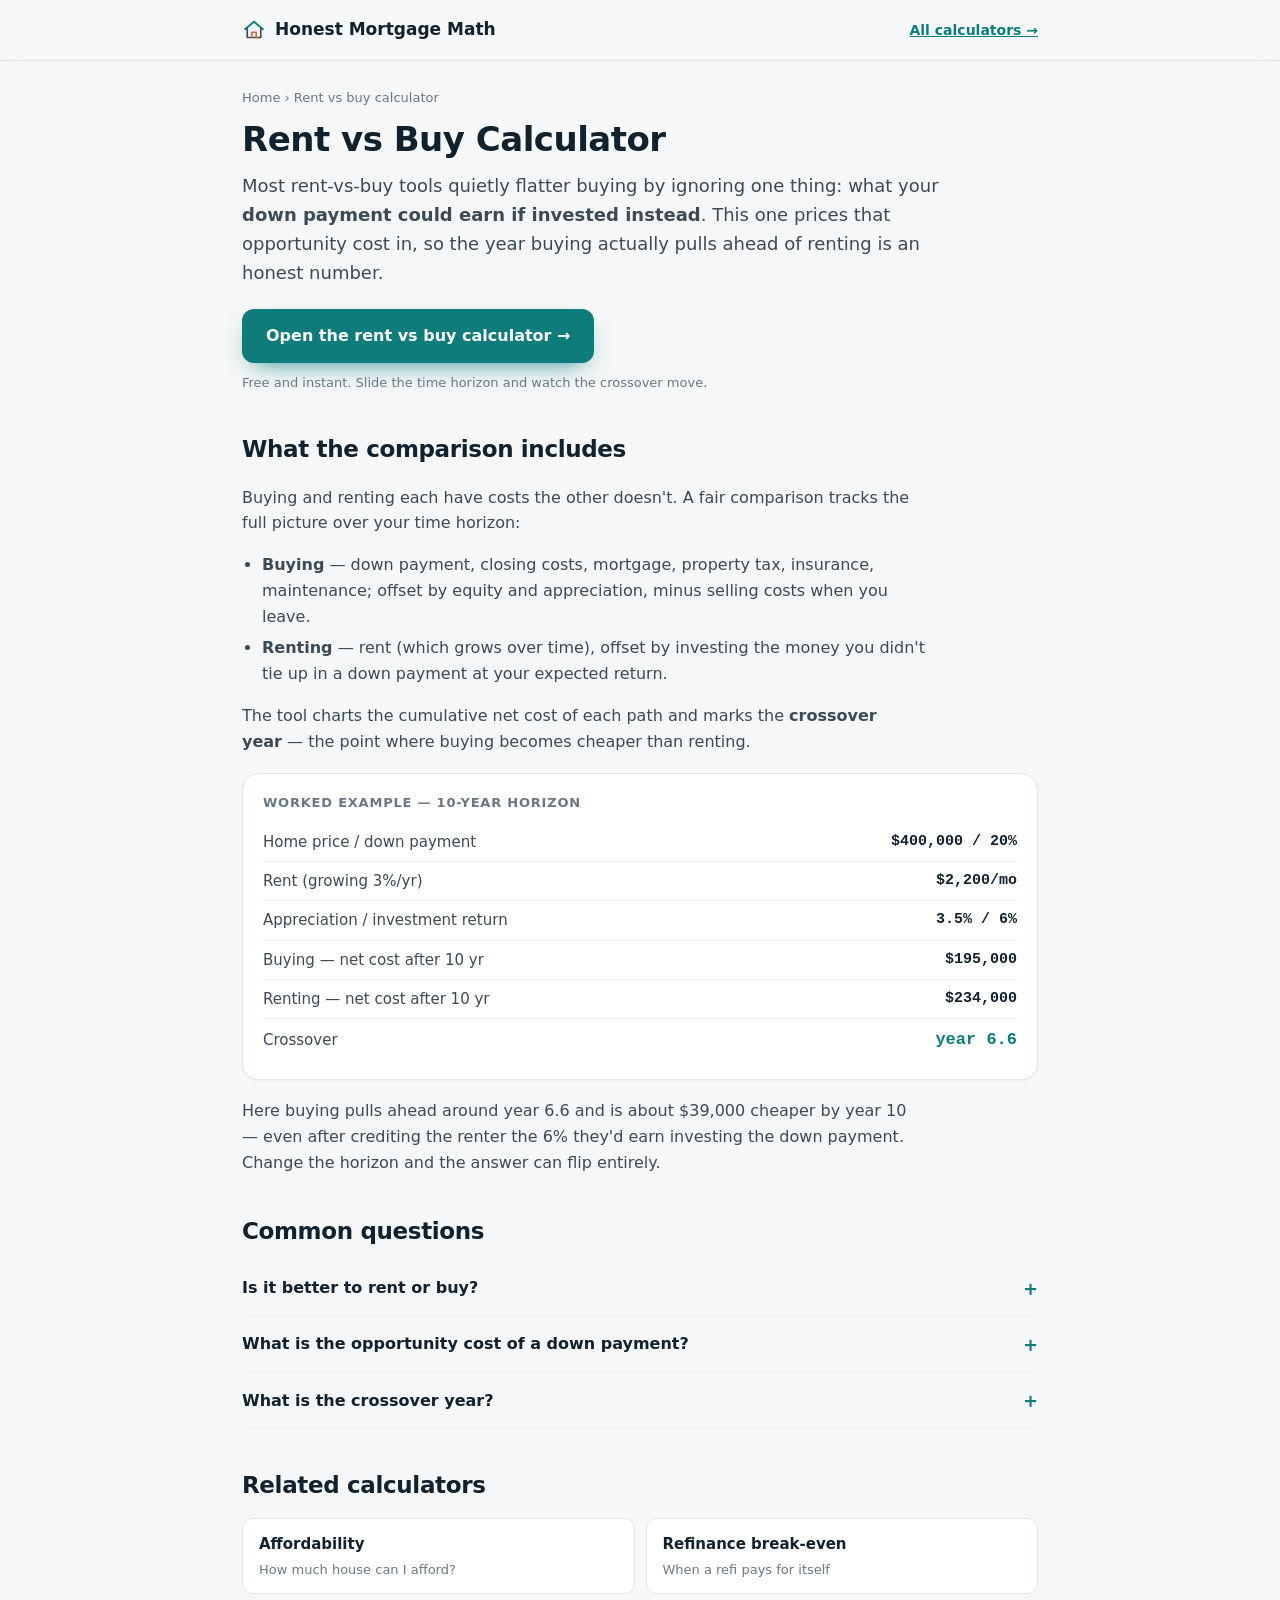
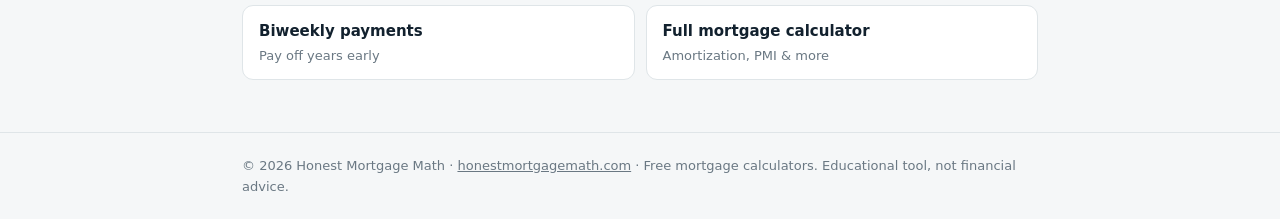
<file: rent-vs-buy-calculator/index.html>
<!DOCTYPE html>
<html lang="en">
<head>
<meta charset="utf-8">
<meta name="viewport" content="width=device-width, initial-scale=1">
<title>Rent vs Buy Calculator — With the Opportunity Cost of Your Down Payment</title>
<meta name="description" content="Free rent vs buy calculator that prices in what your down payment would earn if invested instead, so the crossover year — when buying beats renting — is honest, not flattering to buying.">
<link rel="canonical" href="https://honestmortgagemath.com/rent-vs-buy-calculator/">
<meta name="theme-color" content="#0E7C7B">
<link rel="icon" href='data:image/svg+xml,<svg xmlns="http://www.w3.org/2000/svg" viewBox="0 0 100 100"><text y=".9em" font-size="90">🏠</text></svg>'>
<meta property="og:type" content="article">
<meta property="og:site_name" content="Honest Mortgage Math">
<meta property="og:title" content="Rent vs Buy Calculator">
<meta property="og:description" content="Prices in the opportunity cost of your down payment to show the honest year buying beats renting.">
<meta property="og:url" content="https://honestmortgagemath.com/rent-vs-buy-calculator/">
<meta property="og:image" content="https://honestmortgagemath.com/og-image.png">
<meta name="twitter:card" content="summary_large_image">
<meta name="twitter:image" content="https://honestmortgagemath.com/og-image.png">
<link rel="stylesheet" href="/assets/landing.css">
<script type="application/ld+json">
{"@context":"https://schema.org","@type":"SoftwareApplication","name":"Rent vs Buy Calculator","applicationCategory":"FinanceApplication","operatingSystem":"Any (web browser)","url":"https://honestmortgagemath.com/rent-vs-buy-calculator/","offers":{"@type":"Offer","price":"0","priceCurrency":"USD"},"description":"Compares the net cost of renting versus buying over time, including the opportunity cost of the down payment."}
</script>
<script type="application/ld+json">
{"@context":"https://schema.org","@type":"BreadcrumbList","itemListElement":[{"@type":"ListItem","position":1,"name":"Home","item":"https://honestmortgagemath.com/"},{"@type":"ListItem","position":2,"name":"Rent vs buy calculator","item":"https://honestmortgagemath.com/rent-vs-buy-calculator/"}]}
</script>
<script type="application/ld+json">
{"@context":"https://schema.org","@type":"FAQPage","mainEntity":[
{"@type":"Question","name":"Is it better to rent or buy a home?","acceptedAnswer":{"@type":"Answer","text":"It depends mainly on how long you stay. Buying has high upfront and selling costs, so renting is usually cheaper in the first few years. Past a crossover point — often around five to seven years — the equity and appreciation from owning overtake renting. The right answer depends on your rate, local prices, and rent."}},
{"@type":"Question","name":"What is the opportunity cost of a down payment?","acceptedAnswer":{"@type":"Answer","text":"It's what the cash you tie up in a down payment could have earned if invested instead. A $80,000 down payment growing at 6% a year is a real cost of buying that most rent-vs-buy calculators ignore. Including it gives an honest comparison rather than one that flatters buying."}},
{"@type":"Question","name":"What is the crossover year in rent vs buy?","acceptedAnswer":{"@type":"Answer","text":"The crossover year is the point where the cumulative net cost of buying drops below the net cost of renting. Before it, renting is cheaper; after it, buying wins. Staying in the home past the crossover year is what makes buying pay off."}}
]}
</script>
</head>
<body>
<header class="site"><div class="site-in">
  <a class="brand" href="/"><svg viewBox="0 0 32 32" fill="none"><path d="M4 15 16 5l12 10" stroke="var(--accent)" stroke-width="2.4" stroke-linecap="round" stroke-linejoin="round"/><path d="M7 14v12h18V14" stroke="var(--ink2)" stroke-width="2.2" stroke-linecap="round" stroke-linejoin="round"/><path d="M13 26v-7h6v7" stroke="var(--cost)" stroke-width="2.2" stroke-linecap="round" stroke-linejoin="round"/></svg>Honest Mortgage Math</a>
  <span class="spacer"></span><a class="home" href="/">All calculators →</a>
</div></header>
<main>
  <div class="crumb"><a href="/">Home</a> › Rent vs buy calculator</div>
  <h1>Rent vs Buy Calculator</h1>
  <p class="lede">Most rent-vs-buy tools quietly flatter buying by ignoring one thing: what your <strong>down payment could earn if invested instead</strong>. This one prices that opportunity cost in, so the year buying actually pulls ahead of renting is an honest number.</p>
  <a class="cta" href="/?tool=rentbuy">Open the rent vs buy calculator →</a>
  <p class="cta-note">Free and instant. Slide the time horizon and watch the crossover move.</p>

  <h2>What the comparison includes</h2>
  <p>Buying and renting each have costs the other doesn't. A fair comparison tracks the full picture over your time horizon:</p>
  <ul>
    <li><strong>Buying</strong> — down payment, closing costs, mortgage, property tax, insurance, maintenance; offset by equity and appreciation, minus selling costs when you leave.</li>
    <li><strong>Renting</strong> — rent (which grows over time), offset by investing the money you didn't tie up in a down payment at your expected return.</li>
  </ul>
  <p>The tool charts the cumulative net cost of each path and marks the <strong>crossover year</strong> — the point where buying becomes cheaper than renting.</p>

  <div class="example">
    <div class="h">Worked example — 10-year horizon</div>
    <table>
      <tr><td>Home price / down payment</td><td>$400,000 / 20%</td></tr>
      <tr><td>Rent (growing 3%/yr)</td><td>$2,200/mo</td></tr>
      <tr><td>Appreciation / investment return</td><td>3.5% / 6%</td></tr>
      <tr><td>Buying — net cost after 10 yr</td><td>$195,000</td></tr>
      <tr><td>Renting — net cost after 10 yr</td><td>$234,000</td></tr>
      <tr class="big"><td>Crossover</td><td>year 6.6</td></tr>
    </table>
  </div>
  <p>Here buying pulls ahead around year 6.6 and is about $39,000 cheaper by year 10 — even after crediting the renter the 6% they'd earn investing the down payment. Change the horizon and the answer can flip entirely.</p>

  <h2>Common questions</h2>
  <details><summary>Is it better to rent or buy?</summary><p>Mostly a question of how long you stay. Renting usually wins the first few years; past the crossover (often 5–7 years) buying tends to pull ahead. Your rate, prices, and rent decide the exact point.</p></details>
  <details><summary>What is the opportunity cost of a down payment?</summary><p>What that cash could earn if invested instead. An $80,000 down payment at 6% is a real cost of buying that most calculators skip — including it keeps the comparison honest.</p></details>
  <details><summary>What is the crossover year?</summary><p>The year buying's cumulative net cost drops below renting's. Stay past it and buying pays off.</p></details>

  <h2>Related calculators</h2>
  <nav class="related">
    <a href="/mortgage-affordability-calculator/">Affordability<span>How much house can I afford?</span></a>
    <a href="/refinance-calculator/">Refinance break-even<span>When a refi pays for itself</span></a>
    <a href="/biweekly-mortgage-calculator/">Biweekly payments<span>Pay off years early</span></a>
    <a href="/">Full mortgage calculator<span>Amortization, PMI &amp; more</span></a>
  </nav>
</main>
<footer class="site"><div class="f-in">© 2026 Honest Mortgage Math · <a href="/">honestmortgagemath.com</a> · Free mortgage calculators. Educational tool, not financial advice.</div></footer>
</body>
</html>
</file>
<file: assets/landing.css>
:root{
  --paper:#F5F7F8;--card:#FFFFFF;--ink:#12212E;--ink2:#3C4A56;--ink3:#6A7883;
  --line:#DFE5E8;--line2:#EDF1F2;--field:#FBFCFC;--accent:#0E7C7B;--accent-soft:#DCEDEC;
  --cost:#D9663F;--good:#2F9E68;--r:11px;--r-lg:16px;
  --mono:ui-monospace,"SF Mono","Cascadia Code",Menlo,Consolas,monospace;
  --sans:system-ui,-apple-system,"Segoe UI",Roboto,Helvetica,Arial,sans-serif;
}
@media (prefers-color-scheme:dark){
  :root{--paper:#0D1621;--card:#152230;--ink:#EAF0F3;--ink2:#B4C1CB;--ink3:#7E8E9A;
    --line:#25384A;--line2:#1C2C3B;--field:#101B27;--accent:#3BA7A2;--accent-soft:#123330;--cost:#E68159;--good:#54C088;}
}
*{box-sizing:border-box}
html{-webkit-text-size-adjust:100%}
body{margin:0;background:var(--paper);color:var(--ink);font-family:var(--sans);line-height:1.62;font-size:16px;-webkit-font-smoothing:antialiased}
a{color:var(--accent)}
h1,h2,h3{text-wrap:balance;letter-spacing:-.015em}
.num{font-family:var(--mono);font-variant-numeric:tabular-nums}

header.site{position:sticky;top:0;z-index:10;border-bottom:1px solid var(--line);
  background:color-mix(in srgb,var(--paper) 90%,transparent);backdrop-filter:saturate(1.3) blur(9px)}
.site-in{max-width:840px;margin:0 auto;padding:0 22px;height:60px;display:flex;align-items:center;gap:10px}
.brand{display:flex;align-items:center;gap:9px;font-weight:700;font-size:17px;color:var(--ink);text-decoration:none}
.brand svg{width:24px;height:24px;flex:0 0 auto}
.spacer{flex:1}
.site-in .home{font-size:14px;font-weight:600;white-space:nowrap}

main{max-width:840px;margin:0 auto;padding:26px 22px 10px}
.crumb{font-size:13px;color:var(--ink3);margin-bottom:12px}
.crumb a{color:var(--ink3);text-decoration:none}
.crumb a:hover{color:var(--accent)}
h1{font-size:34px;line-height:1.14;margin:.15em 0 .35em}
.lede{font-size:18px;color:var(--ink2);margin:0 0 22px;max-width:62ch}
.cta{display:inline-flex;align-items:center;gap:9px;background:var(--accent);color:#fff;text-decoration:none;
  font-weight:650;font-size:16px;padding:14px 24px;border-radius:12px;box-shadow:0 10px 26px -12px var(--accent)}
.cta:hover{filter:brightness(1.07)}
.cta-note{font-size:13px;color:var(--ink3);margin-top:9px}

h2{font-size:23px;margin:38px 0 10px}
h3{font-size:17px;margin:22px 0 4px}
main p,main li{color:var(--ink2);max-width:66ch}
main ul{padding-left:20px}
main li{margin:5px 0}
.formula{font-family:var(--mono);background:var(--card);border:1px solid var(--line);border-radius:10px;
  padding:12px 15px;font-size:14px;overflow-x:auto;color:var(--ink)}

.example{background:var(--card);border:1px solid var(--line);border-radius:var(--r-lg);padding:18px 20px;margin:18px 0;box-shadow:0 1px 2px rgba(18,33,46,.04)}
.example .h{font-size:13px;text-transform:uppercase;letter-spacing:.06em;color:var(--ink3);font-weight:700;margin-bottom:10px}
.example table{width:100%;border-collapse:collapse;font-size:15px}
.example td{padding:7px 0;border-bottom:1px solid var(--line2);color:var(--ink2)}
.example td:last-child{text-align:right;font-family:var(--mono);font-variant-numeric:tabular-nums;color:var(--ink);font-weight:600}
.example tr:last-child td{border-bottom:0}
.example tr.big td:last-child{color:var(--accent);font-size:17px}

details{border-bottom:1px solid var(--line2)}
summary{cursor:pointer;font-weight:600;color:var(--ink);padding:13px 0;list-style:none;display:flex;justify-content:space-between;gap:14px;align-items:center}
summary::-webkit-details-marker{display:none}
summary::after{content:'+';color:var(--accent);font-weight:700;font-size:18px}
details[open] summary::after{content:'\2013'}
details p{margin:0 0 13px;font-size:15px}

.related{display:grid;grid-template-columns:1fr 1fr;gap:11px;margin:14px 0 8px}
.related a{display:block;background:var(--card);border:1px solid var(--line);border-radius:var(--r);padding:13px 16px;text-decoration:none;color:var(--ink);font-weight:650;font-size:15px}
.related a:hover{border-color:var(--accent)}
.related a span{display:block;color:var(--ink3);font-weight:400;font-size:13px;margin-top:2px}
@media (max-width:560px){ .related{grid-template-columns:1fr} h1{font-size:28px} .lede{font-size:17px} }

footer.site{border-top:1px solid var(--line);margin-top:34px}
footer.site .f-in{max-width:840px;margin:0 auto;padding:22px;color:var(--ink3);font-size:13px}
footer.site a{color:var(--ink3)}
@media (prefers-reduced-motion:reduce){*{transition:none!important}}
</file>
